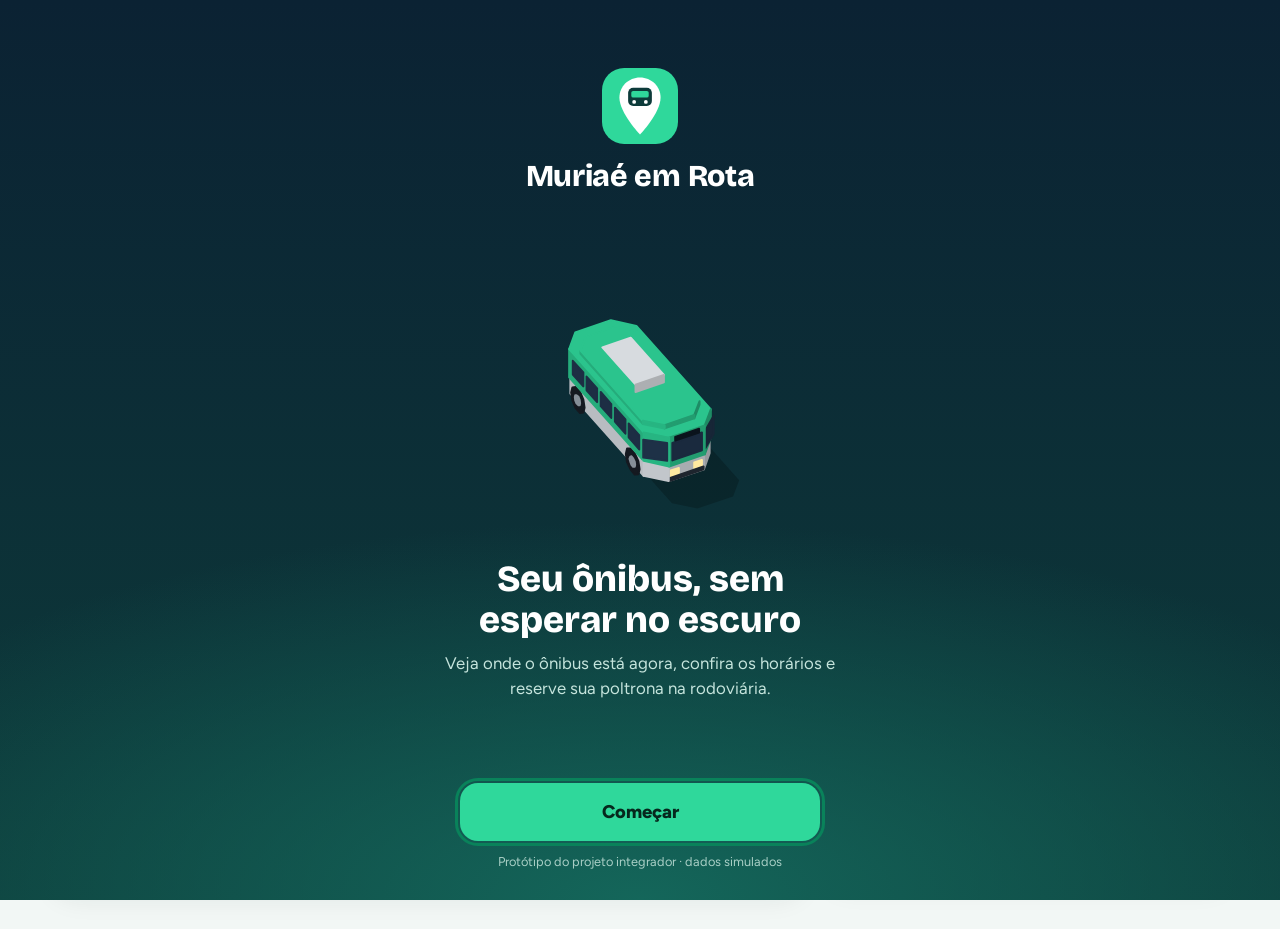
<file: index.html>
<!doctype html><html><head><meta charset=utf8><meta name=viewport content="width=device-width,initial-scale=1,viewport-fit=cover"><style>:root{color-scheme:light;box-sizing:border-box;padding-top:env(safe-area-inset-top,0px);padding-bottom:env(safe-area-inset-bottom,0px)}html{scroll-padding-top:env(safe-area-inset-top,0px)}body{margin:0;padding:0;font:14px -apple-system,BlinkMacSystemFont,sans-serif;background:#fff;color:#000}img{max-width:100%}[hidden]:not([hidden=until-found i]){display:none!important}</style></head><body>
<title>Muriaé em Rota</title>
<link rel="preconnect" href="https://fonts.googleapis.com">
<link rel="preconnect" href="https://fonts.gstatic.com" crossorigin>
<link href="https://fonts.googleapis.com/css2?family=Bricolage+Grotesque:opsz,wght@12..96,700;12..96,800&family=Figtree:wght@400;500;600;700&family=IBM+Plex+Mono:wght@500&display=swap" rel="stylesheet">
<style>
/* Identidade: verde-água sobre fundo claro, cartões arredondados, tela de abertura escura, mapa grande que segue o ônibus,
   ônibus em 3D que gira com o trajeto, painel inferior com veículo e motorista, calendário de viagens. */
:root {
  --bg: #F2F7F5;
  --surface: #FFFFFF;
  --sheet: #F4F8F6;
  --ink: #12262B;
  --muted: #5B6E72;
  --line: #E0E9E6;
  --brand: #0D3B3A;
  --on-brand: #FFFFFF;
  --accent: #2FD89B;
  --blue: #09825A;
  --on-blue: #FFFFFF;
  --map: #EEF2F1;
  --street: #FFFFFF;
  --edge: #DDE4E2;
  --park: #CFEAD6;
  --rio: #BFDDF2;
  --pin: #7E8F92;
  --label: #55696D;
  --green: #0B7A4B;
  --amber: #8A5A00;
  --red: #C0291E;
  --l1: #1E6FD9;
  --l2: #8B3DC7;
  --l3: #D6336C;
  --l4: #D4600B;
  --on-line: #FFFFFF;
  --shadow: 0 1px 2px rgba(10,40,40,.08), 0 10px 26px rgba(10,40,40,.08);
  --font-display: "Bricolage Grotesque", "Trebuchet MS", sans-serif;
  --font-body: "Figtree", system-ui, sans-serif;
  --font-mono: "IBM Plex Mono", ui-monospace, monospace;
}
@media (prefers-color-scheme: dark) {
  :root:not([data-theme="light"]) {
    --bg: #0B1618; --surface: #14262A; --sheet: #101E21; --ink: #EAF4F1; --muted: #9DB2B5; --line: #223539;
    --blue: #3DDC9A; --on-blue: #04281B; --map: #16262A; --street: #24383D; --edge: #101C1F; --park: #1B3A2C; --rio: #1D4560;
    --pin: #86A0A4; --label: #9DB5B8; --green: #5FD48C; --amber: #F2B94B; --red: #FF8A80; --brand: #0A2E2D;
    --l1: #5AA2FF; --l2: #C79BFF; --l3: #FF7AA8; --l4: #FF9A52; --on-line: #0B1020;
    --shadow: 0 1px 2px rgba(0,0,0,.5), 0 8px 22px rgba(0,0,0,.4);
    color-scheme: dark;
  }
}
:root[data-theme="dark"] {
  --bg: #0B1618; --surface: #14262A; --sheet: #101E21; --ink: #EAF4F1; --muted: #9DB2B5; --line: #223539;
  --blue: #3DDC9A; --on-blue: #04281B; --map: #16262A; --street: #24383D; --edge: #101C1F; --park: #1B3A2C; --rio: #1D4560;
  --pin: #86A0A4; --label: #9DB5B8; --green: #5FD48C; --amber: #F2B94B; --red: #FF8A80; --brand: #0A2E2D;
  --l1: #5AA2FF; --l2: #C79BFF; --l3: #FF7AA8; --l4: #FF9A52; --on-line: #0B1020;
  --shadow: 0 1px 2px rgba(0,0,0,.5), 0 8px 22px rgba(0,0,0,.4);
  color-scheme: dark;
}
* { box-sizing: border-box; }
html { font-size: 100%; }
html.big { font-size: 118%; }
html, body { margin: 0; }
body { background: var(--bg); color: var(--ink); font-family: var(--font-body); font-size: 1rem; line-height: 1.45; padding-bottom: 92px; }
.wrap { max-width: 640px; margin-inline: auto; padding-inline: 16px; }
h1, h2, h3 { font-family: var(--font-display); margin: 0; text-wrap: balance; line-height: 1.12; }
h2 { font-size: 1.3rem; font-weight: 800; }
h3 { font-size: 1.05rem; font-weight: 700; }
p { margin: 0; }
button, select, input { font: inherit; color: inherit; }
button { cursor: pointer; }
:focus-visible { outline: 3px solid var(--blue); outline-offset: 2px; }
.mono { font-family: var(--font-mono); font-variant-numeric: tabular-nums; }
.muted { color: var(--muted); }
.small { font-size: 0.86rem; }

/* abertura */
.splash { position: fixed; inset: 0; z-index: 20; display: flex; flex-direction: column; align-items: center; justify-content: space-between; text-align: center; padding: calc(env(safe-area-inset-top, 0px) + 32px) 24px calc(env(safe-area-inset-bottom, 0px) + 28px);
  background: radial-gradient(120% 70% at 50% 100%, #14665A 0%, rgba(20,102,90,0) 60%), linear-gradient(180deg, #0B2233 0%, #0D3B3A 100%); color: #fff; overflow-y: auto; }
.splash[hidden] { display: none; }
.splash .lg { display: flex; flex-direction: column; align-items: center; gap: 10px; margin-top: 4vh; }
.splash .lg svg { width: 76px; height: 76px; }
.splash .lg b { font-family: var(--font-display); font-size: 1.9rem; font-weight: 800; letter-spacing: -0.01em; }
.splash h2 { font-size: 2rem; max-width: 12em; margin-inline: auto; }
.splash p.s { color: #C5E4DC; max-width: 24em; margin: 10px auto 0; font-size: 1.05rem; }
.splash .art { width: min(78vw, 300px); height: auto; margin: 10px 0; }
.splash .go { width: 100%; max-width: 360px; min-height: 58px; border: 0; border-radius: 18px; background: var(--accent); color: #06281D; font-weight: 800; font-size: 1.15rem; }
.splash .fine { margin-top: 12px; font-size: 0.8rem; color: #A9CFC6; }

/* topo */
.top { background: var(--surface); border-bottom: 1px solid var(--line); padding-block: 10px; }
.brand { display: flex; align-items: center; gap: 10px; }
.brand svg { flex: none; width: 40px; height: 40px; }
.brand h1 { font-size: 1.25rem; font-weight: 800; letter-spacing: -0.01em; }
.brand .r { margin-left: auto; display: flex; align-items: center; gap: 8px; }
.demo { font-size: 0.66rem; font-weight: 800; letter-spacing: 0.06em; text-transform: uppercase; background: var(--brand); color: #5CF0B8; border-radius: 6px; padding: 4px 7px; white-space: nowrap; }
.bigbtn { min-width: 48px; min-height: 40px; border-radius: 12px; border: 1.5px solid var(--line); background: var(--surface); font-weight: 800; }
.bigbtn[aria-pressed="true"] { background: var(--blue); color: var(--on-blue); border-color: var(--blue); }
main { padding-top: 14px; }
.panel { display: flex; flex-direction: column; gap: 16px; min-width: 0; }

.toast { position: fixed; left: 16px; right: 16px; top: calc(env(safe-area-inset-top, 0px) + 12px); max-width: 420px; margin-inline: auto; background: var(--ink); color: var(--bg); border-radius: 14px; padding: 12px 16px; font-weight: 600; z-index: 30; box-shadow: var(--shadow); }

/* navegação inferior */
.nav { position: fixed; left: 0; right: 0; bottom: 0; background: var(--surface); border-top: 1px solid var(--line); padding-bottom: env(safe-area-inset-bottom, 0px); z-index: 5; }
.nav .in { max-width: 640px; margin-inline: auto; display: grid; grid-template-columns: repeat(3, 1fr); }
.tab { background: none; border: 0; display: flex; flex-direction: column; align-items: center; gap: 2px; padding: 8px 4px 10px; min-height: 62px; color: var(--muted); font-weight: 700; font-size: 0.8rem; position: relative; }
.tab svg { width: 25px; height: 25px; fill: none; stroke: currentColor; stroke-width: 1.8; stroke-linecap: round; stroke-linejoin: round; }
.tab[aria-selected="true"] { color: var(--blue); }
.tab[aria-selected="true"]::before { content: ""; position: absolute; top: 0; left: 28%; right: 28%; height: 3px; border-radius: 0 0 3px 3px; background: var(--blue); }

/* chips */
.chips { display: flex; flex-wrap: wrap; gap: 8px; }
.chip { display: inline-flex; align-items: center; gap: 8px; min-height: 44px; padding: 6px 16px; border: 0; border-radius: 999px; background: var(--surface); box-shadow: var(--shadow); font-weight: 700; }
.chip[aria-pressed="true"], .chip[aria-checked="true"] { background: var(--blue); color: var(--on-blue); }
.dot { width: 10px; height: 10px; border-radius: 50%; background: currentColor; flex: none; }
.badge { display: inline-flex; align-items: center; justify-content: center; min-width: 46px; padding: 3px 9px; border-radius: 10px; font-family: var(--font-mono); font-weight: 500; font-size: 1.05rem; background: var(--c, var(--ink)); color: var(--on-line); }

/* seletor de linha (grande) */
.lsel { display: flex; gap: 10px; overflow-x: auto; padding: 2px 2px 8px; margin-inline: -16px; padding-inline: 16px; scroll-snap-type: x proximity; scrollbar-width: none; }
.lsel::-webkit-scrollbar { display: none; }
.lchip { flex: none; scroll-snap-align: start; display: flex; align-items: center; gap: 10px; min-height: 60px; padding: 8px 16px 8px 10px; border: 2px solid transparent; border-radius: 18px; background: var(--surface); box-shadow: var(--shadow); text-align: left; }
.lchip .nm { display: flex; flex-direction: column; line-height: 1.15; }
.lchip .nm b { font-size: 0.98rem; }
.lchip .nm span { font-size: 0.74rem; color: var(--muted); font-weight: 600; max-width: 9.5em; }
.lchip[aria-pressed="true"] { border-color: var(--blue); background: color-mix(in srgb, var(--blue) 10%, var(--surface)); }
.lchip .badge { font-size: 1.15rem; min-width: 52px; padding: 6px 10px; }
.lchip.all .badge { background: var(--brand); color: #fff; font-family: var(--font-body); font-weight: 800; font-size: 0.95rem; }

/* mapa */
.mapwrap { position: relative; border-radius: 24px; overflow: hidden; background: var(--map); box-shadow: var(--shadow); height: clamp(430px, 64vh, 660px); }
.world { position: absolute; inset: 0; overflow: hidden; pointer-events: none; }
.world img { position: absolute; left: 0; top: 0; max-width: none; display: block; will-change: transform; }
.mapwrap svg.m { position: absolute; inset: 0; display: block; width: 100%; height: 100%; touch-action: none; cursor: grab; user-select: none; -webkit-user-select: none; }
.floatbar { position: absolute; top: 12px; left: 12px; right: 12px; display: flex; align-items: center; gap: 10px; background: var(--surface); border-radius: 999px; box-shadow: var(--shadow); padding: 6px 6px 6px 16px; min-height: 54px; }
.floatbar .gd { width: 12px; height: 12px; border-radius: 50%; background: var(--green); flex: none; }
.floatbar .tx { flex: 1; min-width: 0; font-weight: 800; font-size: 1.02rem; overflow: hidden; text-overflow: ellipsis; white-space: nowrap; }
.floatbar .alt { border: 0; background: none; color: var(--blue); font-weight: 800; min-height: 42px; padding: 0 16px; border-left: 1px solid var(--line); border-radius: 0 999px 999px 0; }
.zoom { position: absolute; right: 12px; bottom: 62px; display: flex; flex-direction: column; gap: 8px; }
.zbtn { width: 50px; height: 50px; border-radius: 50%; border: 0; background: var(--surface); box-shadow: var(--shadow); display: flex; align-items: center; justify-content: center; font-size: 1.7rem; font-weight: 600; line-height: 1; }
.zbtn svg { width: 24px; height: 24px; fill: none; stroke: currentColor; stroke-width: 2; stroke-linecap: round; stroke-linejoin: round; }
.zbtn[aria-pressed="true"] { background: var(--blue); color: var(--on-blue); }
.bus { cursor: pointer; }
.bus:focus-visible { outline: none; }
.bus:focus-visible .tag rect { stroke: var(--blue); stroke-width: 3.5; }
.inner { transform: scale(1.25); }
.bus.sel .inner { transform: scale(1.5); }
.ring { display: none; fill: none; stroke-width: 3; }
.bus.sel .ring { display: block; }
.maptext { font-family: var(--font-body); font-weight: 800; font-size: 12px; letter-spacing: 0.6px; fill: var(--label); paint-order: stroke; stroke: var(--map); stroke-width: 4px; stroke-linejoin: round; }
@media (prefers-reduced-motion: no-preference) {
  .inner { transition: transform 0.2s; }
  .ring { transform-box: fill-box; transform-origin: center; animation: pulse 1.8s ease-out infinite; }
  @keyframes pulse { 0% { transform: scale(0.7); opacity: 0.9; } 100% { transform: scale(1.5); opacity: 0; } }
}

/* painel inferior */
.sheet { position: relative; z-index: 1; margin-top: -48px; background: var(--sheet); border-radius: 28px; box-shadow: var(--shadow); padding: 10px 14px 16px; display: flex; flex-direction: column; gap: 12px; min-width: 0; }
.handle { width: 44px; height: 5px; border-radius: 3px; background: var(--line); margin: 0 auto; }
.sum { display: flex; justify-content: center; align-items: baseline; gap: 14px; font-family: var(--font-display); font-weight: 800; font-size: 1.5rem; }
.vcard { position: relative; background: var(--surface); border-radius: 20px; padding: 16px; display: grid; grid-template-columns: 1fr auto; gap: 4px 8px; align-items: center; }
.ctag { position: absolute; top: 10px; right: 10px; font-size: 0.75rem; font-weight: 700; color: var(--muted); background: var(--sheet); border-radius: 999px; padding: 3px 10px; }
.vt { font-family: var(--font-display); font-weight: 800; font-size: 2.1rem; line-height: 1.05; letter-spacing: -0.01em; }
.vs { color: var(--muted); font-weight: 600; overflow-wrap: anywhere; }
.vcard svg.art { margin-top: 14px; width: 150px; height: auto; }
.vl { min-width: 0; display: flex; flex-direction: column; gap: 4px; }
.vcard hr { grid-column: 1 / -1; border: 0; border-top: 1px solid var(--line); margin: 8px 0 4px; }
.drv { grid-column: 1 / -1; display: flex; align-items: center; gap: 12px; }
.av { width: 50px; height: 50px; border-radius: 50%; background: var(--brand); color: #fff; display: flex; align-items: center; justify-content: center; font-family: var(--font-display); font-weight: 800; font-size: 1.3rem; flex: none; }
.dn { flex: 1; min-width: 0; display: flex; flex-direction: column; }
.dn b { font-size: 1.08rem; }
.rbtn { width: 52px; height: 52px; border-radius: 50%; border: 0; background: var(--sheet); color: var(--ink); display: flex; align-items: center; justify-content: center; flex: none; }
.rbtn svg { width: 24px; height: 24px; fill: none; stroke: currentColor; stroke-width: 2; stroke-linecap: round; stroke-linejoin: round; }
.rbtn[aria-pressed="true"] { background: var(--blue); color: var(--on-blue); }
.nextrow { display: flex; justify-content: space-between; align-items: center; gap: 10px 14px; flex-wrap: wrap; padding-inline: 4px; }
.nextrow .lbl { display: block; font-size: 0.74rem; font-weight: 700; letter-spacing: 0.06em; text-transform: uppercase; color: var(--muted); }
.nextrow b { font-size: 1.25rem; }
.pillrow { display: flex; gap: 8px; flex-wrap: wrap; }
.pill-t { display: inline-flex; align-items: center; gap: 6px; font-size: 0.82rem; font-weight: 700; border-radius: 999px; padding: 5px 11px; background: color-mix(in srgb, var(--green) 14%, var(--surface)); color: var(--green); }
.pill-t.neutral { background: color-mix(in srgb, var(--ink) 8%, var(--surface)); color: var(--muted); }
.pill-t.warn { background: color-mix(in srgb, var(--amber) 16%, var(--surface)); color: var(--amber); }
.meter { display: inline-flex; gap: 3px; vertical-align: middle; }
.meter b { width: 10px; height: 10px; border-radius: 3px; background: var(--line); }
.meter b.on { background: currentColor; }

.rows { display: flex; flex-direction: column; background: var(--surface); border-radius: 20px; box-shadow: var(--shadow); overflow: hidden; }
.row { display: grid; grid-template-columns: auto 1fr auto; gap: 12px; align-items: center; padding: 12px 14px; min-height: 62px; border: 0; border-top: 1px solid var(--line); background: none; text-align: left; width: 100%; }
.row:first-child { border-top: 0; }
.row[aria-pressed="true"] { background: color-mix(in srgb, var(--blue) 10%, var(--surface)); }
.row .what { min-width: 0; display: flex; flex-direction: column; }
.row .what span:first-child { font-weight: 700; overflow-wrap: anywhere; }
.row .min { font-family: var(--font-display); font-weight: 800; font-size: 1.35rem; white-space: nowrap; }

.times { display: grid; grid-template-columns: repeat(auto-fill, minmax(80px, 1fr)); gap: 8px; }
.time { font-family: var(--font-mono); font-variant-numeric: tabular-nums; text-align: center; padding: 10px 4px; border: 0; border-radius: 12px; background: var(--surface); box-shadow: var(--shadow); min-height: 46px; }
.time.next { background: var(--blue); color: var(--on-blue); }
.time.past { color: var(--muted); text-decoration: line-through; }

.card { background: var(--surface); border-radius: 20px; box-shadow: var(--shadow); padding: 16px; display: flex; flex-direction: column; gap: 12px; min-width: 0; }
.btn { min-height: 54px; padding: 12px 20px; border-radius: 16px; border: 0; background: color-mix(in srgb, var(--blue) 14%, var(--surface)); color: var(--blue); font-weight: 800; }
.btn.primary { background: var(--blue); color: var(--on-blue); }
.btn:disabled { opacity: 0.45; cursor: not-allowed; }
.btn.danger { background: color-mix(in srgb, var(--red) 12%, var(--surface)); color: var(--red); }
.field { display: flex; flex-direction: column; gap: 6px; }
.field label, .field .lbl { font-weight: 700; font-size: 0.92rem; }
.input { min-height: 54px; padding: 10px 14px; border: 1.5px solid var(--line); border-radius: 14px; background: var(--bg); width: 100%; }
.err { color: var(--red); font-size: 0.88rem; min-height: 1.2em; font-weight: 600; }
.back { background: none; border: 0; padding: 8px 0; font-weight: 800; color: var(--blue); min-height: 44px; text-align: left; }

/* passagens */
.steps { display: grid; grid-template-columns: repeat(4, 1fr); gap: 6px; }
.step { display: flex; flex-direction: column; gap: 6px; font-size: 0.78rem; font-weight: 700; color: var(--muted); }
.step::before { content: ""; height: 5px; border-radius: 3px; background: color-mix(in srgb, var(--ink) 16%, var(--bg)); }
.step.done, .step.cur { color: var(--ink); }
.step.done::before, .step.cur::before { background: var(--blue); }
.dest { display: grid; grid-template-columns: 1fr auto; gap: 2px 12px; align-items: center; padding: 14px 16px; min-height: 68px; border: 0; border-top: 1px solid var(--line); background: none; width: 100%; text-align: left; }
.dest:first-child { border-top: 0; }
.dest b { font-family: var(--font-display); font-size: 1.25rem; font-weight: 800; }
.dest .sub { color: var(--muted); font-size: 0.85rem; font-weight: 600; }
.dest .dd { grid-row: 1 / span 2; grid-column: 2; text-align: right; font-size: 0.8rem; font-weight: 700; color: var(--blue); max-width: 8em; }
.dhead { display: flex; align-items: center; justify-content: space-between; gap: 12px; }
.dhead h2 { font-size: 1.5rem; }

/* calendário */
.cal { gap: 10px; }
.calhd { display: flex; align-items: center; justify-content: space-between; gap: 8px; }
.calhd h3 { text-transform: capitalize; font-size: 1.2rem; text-align: center; flex: 1; }
.cnav { width: 48px; height: 48px; border-radius: 50%; border: 0; background: var(--sheet); font-size: 1.4rem; font-weight: 700; }
.cnav:disabled { opacity: 0.3; cursor: not-allowed; }
.calgrid { display: grid; grid-template-columns: repeat(7, 1fr); gap: 4px; }
.wd { text-align: center; font-size: 0.75rem; font-weight: 800; color: var(--muted); padding: 4px 0; text-transform: uppercase; }
.cd { position: relative; min-height: 52px; border: 2px solid transparent; border-radius: 14px; background: none; font-family: var(--font-display); font-weight: 800; font-size: 1.15rem; display: flex; flex-direction: column; align-items: center; justify-content: center; gap: 3px; padding: 2px 0; }
.cd i { width: 8px; height: 8px; border-radius: 50%; background: transparent; }
.cd.ok { background: color-mix(in srgb, var(--green) 14%, var(--surface)); color: var(--ink); }
.cd.ok i { background: var(--green); }
.cd.few { background: color-mix(in srgb, var(--amber) 18%, var(--surface)); }
.cd.few i { background: var(--amber); }
.cd.full { background: color-mix(in srgb, var(--red) 12%, var(--surface)); color: var(--muted); }
.cd.full i { background: var(--red); }
.cd.none, .cd.past { color: color-mix(in srgb, var(--muted) 55%, var(--surface)); font-weight: 600; cursor: default; }
.cd.today { border-color: var(--ink); }
.cd[aria-pressed="true"] { background: var(--blue); color: var(--on-blue); }
.cd[aria-pressed="true"] i { background: var(--on-blue); }
.cd:disabled { cursor: not-allowed; }
.legend { display: flex; gap: 6px 14px; flex-wrap: wrap; justify-content: center; font-size: 0.8rem; color: var(--muted); font-weight: 700; }
.legend i { display: inline-block; width: 14px; height: 14px; border-radius: 5px; vertical-align: -2px; margin-right: 5px; background: color-mix(in srgb, var(--green) 30%, var(--surface)); }
.legend i.f { background: color-mix(in srgb, var(--amber) 40%, var(--surface)); }
.legend i.l { background: color-mix(in srgb, var(--red) 30%, var(--surface)); }
.legend i.n { background: var(--line); }
.legend i.t { background: color-mix(in srgb, var(--ink) 14%, var(--surface)); }
.legend i.s { background: var(--blue); }

.trip { display: grid; grid-template-columns: auto 1fr auto; gap: 14px; align-items: center; padding: 14px; min-height: 80px; border: 0; border-top: 1px solid var(--line); background: none; width: 100%; text-align: left; }
.trip:first-child { border-top: 0; }
.trip:disabled { opacity: 0.5; cursor: not-allowed; }
.trip .hr { font-family: var(--font-display); font-weight: 800; font-size: 1.7rem; line-height: 1; }
.trip .arr { font-size: 0.78rem; color: var(--muted); font-weight: 600; margin-top: 2px; }
.trip .tags { display: flex; gap: 6px; flex-wrap: wrap; margin-top: 4px; }
.tg { font-size: 0.74rem; font-weight: 700; border-radius: 6px; padding: 2px 7px; background: color-mix(in srgb, var(--ink) 8%, var(--surface)); color: var(--muted); }
.tg.blue { background: color-mix(in srgb, var(--blue) 14%, var(--surface)); color: var(--blue); }
.busbody { align-self: center; width: 100%; max-width: 300px; background: var(--surface); border-radius: 36px 36px 14px 14px; box-shadow: var(--shadow); padding: 16px 16px 18px; display: flex; flex-direction: column; gap: 12px; }
.cab { display: flex; justify-content: space-between; align-items: center; color: var(--muted); font-size: 0.75rem; font-weight: 700; letter-spacing: 0.06em; text-transform: uppercase; border-bottom: 2px solid var(--line); padding: 4px 6px 10px; }
.cab svg { width: 28px; height: 28px; fill: none; stroke: currentColor; stroke-width: 2; }
.seats { display: grid; grid-template-columns: repeat(2, 1fr) 20px repeat(2, 1fr); gap: 7px; }
.seat { min-height: 46px; border-radius: 10px 10px 13px 13px; border: 0; background: color-mix(in srgb, var(--blue) 12%, var(--surface)); color: var(--blue); font-family: var(--font-mono); font-weight: 500; }
.seat[aria-pressed="true"] { background: var(--blue); color: var(--on-blue); box-shadow: 0 0 0 3px color-mix(in srgb, var(--blue) 30%, transparent); }
.seat:disabled { background: color-mix(in srgb, var(--ink) 10%, var(--surface)); color: var(--muted); cursor: not-allowed; }
.seatleg i { background: color-mix(in srgb, var(--blue) 18%, var(--surface)); }
.ticket { background: var(--surface); border-radius: 20px; box-shadow: var(--shadow); overflow: hidden; }
.t-top { background: var(--brand); color: var(--on-brand); padding: 14px 18px; display: flex; justify-content: space-between; align-items: center; gap: 10px; }
.t-top strong { font-family: var(--font-display); font-size: 1.05rem; font-weight: 800; }
.stamp { font-size: 0.68rem; font-weight: 800; letter-spacing: 0.07em; text-transform: uppercase; background: var(--accent); color: #06281D; border-radius: 6px; padding: 3px 7px; white-space: nowrap; }
.t-body { padding: 18px; display: flex; flex-direction: column; gap: 14px; }
.t-route { font-family: var(--font-display); font-weight: 800; font-size: 1.7rem; line-height: 1.1; display: flex; flex-wrap: wrap; gap: 4px 10px; align-items: baseline; }
.t-route span.arrow { color: var(--blue); }
.t-cut { position: relative; border-top: 2px dashed var(--line); margin-inline: 18px; }
.t-cut::before, .t-cut::after { content: ""; position: absolute; top: -12px; width: 22px; height: 22px; border-radius: 50%; background: var(--bg); }
.t-cut::before { left: -29px; }
.t-cut::after { right: -29px; }
.t-grid { display: grid; grid-template-columns: repeat(auto-fit, minmax(110px, 1fr)); gap: 12px 16px; }
.t-grid dt { font-size: 0.72rem; font-weight: 700; letter-spacing: 0.06em; text-transform: uppercase; color: var(--muted); }
.t-grid dd { margin: 0; font-weight: 700; font-size: 1.05rem; }
.code { font-family: var(--font-mono); font-size: 1.7rem; font-weight: 500; letter-spacing: 0.08em; }
.bars { width: 100%; height: 40px; display: block; fill: var(--ink); }
.t-foot { padding: 14px 18px 18px; display: flex; flex-direction: column; gap: 10px; }
.mini { background: var(--surface); border-radius: 20px; box-shadow: var(--shadow); padding: 14px; display: flex; flex-direction: column; gap: 6px; min-width: 0; }
details { background: var(--surface); border-radius: 20px; box-shadow: var(--shadow); padding: 14px 16px; }
summary { font-weight: 700; cursor: pointer; min-height: 28px; }
details ul { margin: 10px 0 0; padding-left: 18px; display: flex; flex-direction: column; gap: 6px; }
@media (prefers-reduced-motion: no-preference) { .tab, .chip, .row, .trip, .seat, .rbtn, .cd, .lchip, .dest { transition: background-color 0.15s, color 0.15s, border-color 0.15s; } }
.nav .in { grid-template-columns: repeat(4, 1fr); }
.tab { font-size: 0.76rem; }
.pass { position: relative; border-radius: 26px; padding: 20px; color: #fff; background: radial-gradient(120% 90% at 100% 0%, rgba(47,216,155,.35) 0%, rgba(47,216,155,0) 55%), linear-gradient(135deg, #0B2233 0%, #0D4A43 100%); box-shadow: var(--shadow); display: flex; flex-direction: column; gap: 14px; overflow: hidden; }
.pass .r1 { display: flex; justify-content: space-between; align-items: center; }
.pass .l2 { font-size: 0.74rem; letter-spacing: 0.09em; text-transform: uppercase; color: #A9CFC6; font-weight: 800; }
.pass svg.nfc { width: 36px; height: 36px; fill: none; stroke: #5CF0B8; stroke-width: 2; stroke-linecap: round; }
.pass .nm { font-weight: 800; font-size: 1.25rem; overflow-wrap: anywhere; }
.pass .sub { color: #C5E4DC; font-weight: 600; font-size: 0.92rem; }
.pass .bal { font-family: var(--font-display); font-weight: 800; font-size: 2.7rem; line-height: 1; letter-spacing: -0.01em; }
.pass .st { display: inline-flex; align-items: center; gap: 6px; font-size: 0.82rem; font-weight: 800; border-radius: 999px; padding: 5px 12px; background: rgba(47,216,155,.18); color: #5CF0B8; width: fit-content; }
.pass .st.wait { background: rgba(242,185,75,.2); color: #F2B94B; }
.tipos { display: grid; gap: 8px; }
.tipo { display: flex; flex-direction: column; gap: 2px; text-align: left; min-height: 64px; padding: 12px 14px; border: 2px solid var(--line); border-radius: 16px; background: var(--surface); }
.tipo b { font-size: 1.05rem; }
.tipo[aria-checked="true"] { border-color: var(--blue); background: color-mix(in srgb, var(--blue) 10%, var(--surface)); }
.modal { position: fixed; inset: 0; z-index: 25; background: rgba(5,15,18,.6); display: flex; align-items: flex-end; justify-content: center; }
.modal[hidden], .nfcov[hidden] { display: none; }
.mbox { width: 100%; max-width: 560px; max-height: 92vh; overflow-y: auto; background: var(--bg); border-radius: 28px 28px 0 0; padding: 18px 16px calc(env(safe-area-inset-bottom, 0px) + 18px); display: flex; flex-direction: column; gap: 14px; }
.mhead { display: flex; justify-content: space-between; align-items: flex-start; gap: 10px; }
.amount { font-family: var(--font-display); font-weight: 800; font-size: 2.4rem; line-height: 1; }
.meth { display: grid; grid-template-columns: 1fr auto; gap: 2px 10px; align-items: center; min-height: 64px; padding: 12px 14px; border: 2px solid var(--line); border-radius: 16px; background: var(--surface); text-align: left; width: 100%; }
.meth b { font-size: 1.05rem; }
.meth[aria-checked="true"] { border-color: var(--blue); background: color-mix(in srgb, var(--blue) 10%, var(--surface)); }
.meth .tg { grid-column: 2; grid-row: 1 / span 2; }
.meth > .small { grid-column: 1; }
.qr { width: min(48vw, 170px); height: auto; background: #fff; padding: 10px; border-radius: 16px; align-self: center; display: block; }
.pixcode { font-family: var(--font-mono); font-size: 0.72rem; word-break: break-all; background: var(--surface); border-radius: 12px; padding: 10px 12px; color: var(--muted); }
.okmark { width: 84px; height: 84px; border-radius: 50%; background: var(--green); color: #fff; display: flex; align-items: center; justify-content: center; align-self: center; font-size: 2.6rem; font-weight: 800; }
.okmark.bad { background: var(--red); }
.center { text-align: center; align-items: center; }
.nfcov { position: fixed; inset: 0; z-index: 25; display: flex; flex-direction: column; align-items: center; justify-content: center; padding: calc(env(safe-area-inset-top, 0px) + 20px) 20px calc(env(safe-area-inset-bottom, 0px) + 20px); background: radial-gradient(120% 70% at 50% 100%, #14665A 0%, rgba(20,102,90,0) 60%), linear-gradient(180deg, #0B2233 0%, #0D3B3A 100%); color: #fff; overflow-y: auto; }
.nfcov .nx { position: absolute; top: calc(env(safe-area-inset-top, 0px) + 12px); right: 12px; background: rgba(255,255,255,.14); color: #fff; }
.nfcmid { width: 100%; max-width: 420px; display: flex; flex-direction: column; align-items: center; gap: 16px; text-align: center; }
.nfcmid .s { color: #C5E4DC; }
.rings { position: relative; width: 200px; height: 200px; display: flex; align-items: center; justify-content: center; }
.rings i { position: absolute; inset: 0; border-radius: 50%; border: 3px solid rgba(47,216,155,.5); }
.rings .core { position: relative; width: 96px; height: 96px; border-radius: 50%; background: var(--accent); display: flex; align-items: center; justify-content: center; }
.rings .core svg { width: 48px; height: 48px; fill: none; stroke: #06281D; stroke-width: 2.2; stroke-linecap: round; }
@media (prefers-reduced-motion: no-preference) {
  .rings i { animation: ringp 2.4s ease-out infinite; }
  .rings i:nth-child(2) { animation-delay: 0.8s; }
  .rings i:nth-child(3) { animation-delay: 1.6s; }
  @keyframes ringp { 0% { transform: scale(0.5); opacity: 1; } 100% { transform: scale(1.35); opacity: 0; } }
}
.nfcov .chips .chip { background: rgba(255,255,255,.12); color: #fff; box-shadow: none; }
.nfcov .chips .chip[aria-checked="true"] { background: var(--accent); color: #06281D; }
.nfcov .btn { width: 100%; background: rgba(255,255,255,.14); color: #fff; }
.nfcov .btn.primary { background: var(--accent); color: #06281D; }
.nfcov .qr { margin-top: 4px; }
.kv { width: 100%; background: rgba(255,255,255,.1); border-radius: 16px; padding: 12px 16px; display: flex; flex-direction: column; gap: 6px; text-align: left; }
.kv div { display: flex; justify-content: space-between; gap: 12px; }
.kv span:first-child { color: #A9CFC6; }
.btn, .chip, .lchip, .dest, .trip, .cd, .seat, .rbtn, .zbtn, .tipo, .meth, .time { position: relative; overflow: hidden; }
.rp { position: absolute; border-radius: 50%; background: currentColor; opacity: 0.18; pointer-events: none; transform: scale(0); }
#sndbtn svg { width: 22px; height: 22px; fill: none; stroke: currentColor; stroke-width: 2; stroke-linecap: round; stroke-linejoin: round; }
#sndbtn[aria-pressed="false"] .w { display: none; }
#sndbtn[aria-pressed="false"] svg { opacity: 0.55; }
.okmark svg { width: 46px; height: 46px; fill: none; stroke: #fff; stroke-width: 3; stroke-linecap: round; stroke-linejoin: round; }
.flow { fill: none; stroke: #fff; stroke-opacity: 0.95; stroke-width: 4; stroke-linecap: round; stroke-dasharray: 0.1 24; pointer-events: none; }
.btn.busy::after { content: ""; display: inline-block; width: 1em; height: 1em; margin-left: 10px; vertical-align: -0.15em; border: 2.5px solid currentColor; border-right-color: transparent; border-radius: 50%; }
.pass::after { content: ""; position: absolute; top: -20%; bottom: -20%; width: 40%; left: -60%; background: linear-gradient(100deg, rgba(255,255,255,0), rgba(255,255,255,.14), rgba(255,255,255,0)); transform: skewX(-18deg); pointer-events: none; }
@media (prefers-reduced-motion: no-preference) {
  main > .panel:not([hidden]), #p-rodo > .panel:not([hidden]), #p-carteira > .panel:not([hidden]) { animation: panelIn .42s cubic-bezier(.2,.8,.2,1) backwards; }
  @keyframes panelIn { from { opacity: 0; transform: translateY(14px); } to { opacity: 1; transform: none; } }
  .stg > * { animation: rise .5s cubic-bezier(.2,.8,.2,1) backwards; animation-delay: calc(var(--i, 0) * 45ms); }
  @keyframes rise { from { opacity: 0; transform: translateY(14px) scale(.98); } to { opacity: 1; transform: none; } }
  .rp { animation: ripple .65s ease-out forwards; }
  @keyframes ripple { to { transform: scale(1); opacity: 0; } }
  .btn:active, .chip:active, .lchip:active, .dest:active, .trip:active, .cd:active, .seat:active, .rbtn:active, .zbtn:active, .tipo:active, .meth:active, .time:active, .row:active { transform: scale(.97); }
  .btn, .chip, .lchip, .dest, .trip, .cd, .seat, .rbtn, .zbtn, .tipo, .meth, .time { transition: transform .15s, background-color .15s, color .15s, border-color .15s, box-shadow .15s; }
  .splash .lg { animation: rise .7s .05s cubic-bezier(.2,.8,.2,1) backwards; }
  .splash .art { animation: rise .8s .2s cubic-bezier(.2,.8,.2,1) backwards; }
  .splash h2 { animation: rise .7s .4s cubic-bezier(.2,.8,.2,1) backwards; }
  .splash p.s { animation: rise .7s .5s cubic-bezier(.2,.8,.2,1) backwards; }
  .splash .go { animation: rise .7s .65s cubic-bezier(.2,.8,.2,1) backwards, glow 2.2s 1.4s ease-in-out infinite; }
  @keyframes glow { 0%, 100% { box-shadow: 0 0 0 0 rgba(47,216,155,.5); } 50% { box-shadow: 0 0 0 14px rgba(47,216,155,0); } }
  .sheet.enter { animation: sheetIn .5s cubic-bezier(.2,.9,.25,1) backwards; }
  @keyframes sheetIn { from { opacity: 0; transform: translateY(36px); } to { opacity: 1; transform: none; } }
  .modal:not([hidden]) { animation: fadeIn .25s ease-out; }
  .modal:not([hidden]) .mbox { animation: sheetUp .42s cubic-bezier(.2,.9,.25,1); }
  @keyframes fadeIn { from { opacity: 0; } to { opacity: 1; } }
  @keyframes sheetUp { from { transform: translateY(100%); } to { transform: none; } }
  .nfcov:not([hidden]) { animation: fadeIn .3s ease-out; }
  .nfcmid > * { animation: rise .5s cubic-bezier(.2,.8,.2,1) backwards; }
  .nfcmid > *:nth-child(2) { animation-delay: .06s; } .nfcmid > *:nth-child(3) { animation-delay: .12s; } .nfcmid > *:nth-child(4) { animation-delay: .18s; } .nfcmid > *:nth-child(5) { animation-delay: .24s; }
  .toast:not([hidden]) { animation: toastIn .45s cubic-bezier(.2,1.2,.3,1); }
  @keyframes toastIn { from { opacity: 0; transform: translateY(-24px) scale(.96); } to { opacity: 1; transform: none; } }
  .okmark { animation: pop .6s cubic-bezier(.2,1.5,.3,1) backwards; }
  .okmark::after { content: ""; position: absolute; inset: 0; border-radius: 50%; border: 3px solid currentColor; animation: okring 1s .2s ease-out; opacity: 0; }
  .okmark { position: relative; }
  .okmark:not(.bad) { color: var(--green); }
  .okmark.bad { animation: pop .5s cubic-bezier(.2,1.5,.3,1) backwards, shake .5s .45s; color: var(--red); }
  .okmark svg path { stroke-dasharray: 30; stroke-dashoffset: 30; animation: draw .5s .3s ease-out forwards; }
  @keyframes pop { from { transform: scale(0); } to { transform: scale(1); } }
  @keyframes okring { 0% { transform: scale(1); opacity: .7; } 100% { transform: scale(1.7); opacity: 0; } }
  @keyframes draw { to { stroke-dashoffset: 0; } }
  @keyframes shake { 0%, 100% { transform: translateX(0); } 20% { transform: translateX(-8px); } 40% { transform: translateX(8px); } 60% { transform: translateX(-5px); } 80% { transform: translateX(5px); } }
  .err:not(:empty) { animation: shake .45s; }
  .seat[aria-pressed="true"], .cd[aria-pressed="true"], .time.next { animation: pop2 .35s cubic-bezier(.2,1.5,.3,1); }
  @keyframes pop2 { 0% { transform: scale(.82); } 100% { transform: scale(1); } }
  #r-ticket { animation: ticketIn .8s cubic-bezier(.2,.9,.25,1) backwards; transform-origin: top center; }
  @keyframes ticketIn { from { opacity: 0; transform: translateY(40px) rotateX(-18deg) scale(.96); } to { opacity: 1; transform: none; } }
  .bars { animation: barsIn .9s .5s ease-out backwards; transform-origin: left; }
  @keyframes barsIn { from { transform: scaleX(0); } to { transform: scaleX(1); } }
  .flow { animation: flowm 1.1s linear infinite; }
  @keyframes flowm { to { stroke-dashoffset: -24; } }
  .btn.busy::after { animation: spin .7s linear infinite; }
  @keyframes spin { to { transform: rotate(360deg); } }
  .pass::after { animation: sheen 5s 1s ease-in-out infinite; }
  @keyframes sheen { 0%, 60% { left: -60%; } 100% { left: 130%; } }
  .tab[aria-selected="true"] svg { animation: tabpop .45s cubic-bezier(.2,1.5,.3,1); }
  @keyframes tabpop { from { transform: translateY(6px) scale(.8); } to { transform: none; } }
  .gd { animation: blink 1.6s ease-in-out infinite; }
  @keyframes blink { 50% { opacity: .35; } }
}
.avbtn { width: 42px; height: 42px; border-radius: 50%; border: 0; background: var(--sheet); color: var(--muted); font-family: var(--font-display); font-weight: 800; font-size: 1.15rem; display: flex; align-items: center; justify-content: center; flex: none; padding: 0; }
.avbtn svg { width: 24px; height: 24px; fill: none; stroke: currentColor; stroke-width: 2; stroke-linecap: round; stroke-linejoin: round; }
.bt { min-width: 0; display: flex; flex-direction: column; line-height: 1.1; }
.proto { font-size: 0.7rem; font-weight: 700; color: var(--muted); letter-spacing: 0.02em; }
.brand h1 { font-size: 1.12rem; }
.brand .r { gap: 6px; }
.bigbtn { min-width: 42px; min-height: 42px; padding: 0 8px; }
.authov { position: fixed; inset: 0; z-index: 22; display: flex; flex-direction: column; background: radial-gradient(120% 60% at 50% 0%, #14665A 0%, rgba(20,102,90,0) 60%), linear-gradient(180deg, #0B2233 0%, #0D3B3A 100%); color: #fff; }
.authov[hidden] { display: none; }
.ahero { flex: 0 0 auto; display: flex; flex-direction: column; align-items: center; gap: 2px; padding: calc(env(safe-area-inset-top, 0px) + 18px) 20px 10px; }
.ahero svg.aart { width: 150px; height: auto; }
.ahero b { font-family: var(--font-display); font-size: 1.45rem; font-weight: 800; }
.ahero span { color: #C5E4DC; font-size: 0.9rem; font-weight: 600; }
.asheet { flex: 1; min-height: 0; overflow-y: auto; background: var(--bg); color: var(--ink); border-radius: 28px 28px 0 0; padding: 22px 18px calc(env(safe-area-inset-bottom, 0px) + 22px); }
.asheet .panel { max-width: 460px; margin-inline: auto; gap: 12px; }
.authov .ax { position: absolute; top: calc(env(safe-area-inset-top, 0px) + 12px); right: 12px; background: rgba(255,255,255,.14); color: #fff; z-index: 2; }
.pv { display: inline-flex; align-items: center; justify-content: center; min-width: 30px; height: 28px; border-radius: 8px; background: var(--ink); color: var(--bg); font-weight: 800; font-size: 0.78rem; margin-right: 10px; padding: 0 7px; }
.asheet .btn { display: flex; align-items: center; justify-content: center; }
.codein { font-family: var(--font-mono); font-size: 1.8rem; letter-spacing: 0.5em; text-align: center; }
.smshint { background: color-mix(in srgb, var(--amber) 14%, var(--surface)); color: var(--ink); border-radius: 14px; padding: 10px 14px; font-size: 0.88rem; font-weight: 600; }
.chk { display: flex; gap: 12px; align-items: flex-start; font-size: 0.92rem; }
.chk input { width: 26px; height: 26px; flex: none; accent-color: var(--blue); }
.pf { display: flex; align-items: center; gap: 14px; }
.avbig { width: 68px; height: 68px; border-radius: 50%; display: flex; align-items: center; justify-content: center; font-family: var(--font-display); font-weight: 800; font-size: 2rem; color: #fff; flex: none; }
.sws { display: flex; gap: 10px; flex-wrap: wrap; }
.swc { width: 38px; height: 38px; border-radius: 50%; border: 3px solid transparent; padding: 0; }
.swc[aria-checked="true"] { border-color: var(--ink); box-shadow: inset 0 0 0 2px var(--surface); }
.kvr { display: flex; justify-content: space-between; align-items: center; gap: 12px; padding: 9px 0; border-top: 1px solid var(--line); }
.kvr:first-of-type { border-top: 0; }
.kvr span:first-child { color: var(--muted); }
.kvr b { text-align: right; overflow-wrap: anywhere; }
.swrow { display: flex; justify-content: space-between; align-items: center; gap: 12px; width: 100%; text-align: left; min-height: 58px; border: 0; background: none; padding: 6px 0; border-top: 1px solid var(--line); }
.swt { width: 52px; height: 30px; border-radius: 999px; background: var(--line); position: relative; flex: none; transition: background-color .2s; }
.swt::after { content: ""; position: absolute; top: 3px; left: 3px; width: 24px; height: 24px; border-radius: 50%; background: #fff; box-shadow: 0 1px 3px rgba(0,0,0,.3); transition: transform .2s; }
.swrow[aria-checked="true"] .swt { background: var(--blue); }
.swrow[aria-checked="true"] .swt::after { transform: translateX(22px); }
pre.dump { font-family: var(--font-mono); font-size: 0.72rem; white-space: pre-wrap; word-break: break-all; background: var(--bg); border-radius: 12px; padding: 10px; max-height: 220px; overflow: auto; margin: 0; }
.stat { display: grid; grid-template-columns: repeat(3, 1fr); gap: 8px; text-align: center; }
.stat div { background: var(--bg); border-radius: 14px; padding: 10px 4px; }
.stat b { display: block; font-family: var(--font-display); font-size: 1.5rem; font-weight: 800; }
.stat span { font-size: 0.74rem; color: var(--muted); font-weight: 700; }
@media (prefers-reduced-motion: no-preference) {
  .authov:not([hidden]) { animation: fadeIn .3s ease-out; }
  .authov:not([hidden]) .asheet { animation: sheetUp .5s cubic-bezier(.2,.9,.25,1); }
  #au-body > * { animation: rise .5s cubic-bezier(.2,.8,.2,1) backwards; animation-delay: calc(var(--i, 0) * 50ms); }
}
/* ---------- Responsivo: celular, tablet e computador ---------- */
[hidden] { display: none !important; }
.mapwrap { height: clamp(430px, 64dvh, 660px); }
.hgrid, .hcol, .hmain, .wgrid, .wcol, .rgrid, .rcol { display: flex; flex-direction: column; gap: 16px; min-width: 0; }
.rcol, .hmain { gap: 12px; }
@media (hover: hover) {
  .btn:not(:disabled):hover { filter: brightness(0.97); }
  .btn.primary:not(:disabled):hover { filter: brightness(1.1); }
  .row:hover, .dest:hover, .trip:not(:disabled):hover { background: color-mix(in srgb, var(--blue) 7%, var(--surface)); }
  .chip:hover, .lchip:hover, .time:hover { box-shadow: 0 4px 14px rgba(10,40,40,.14); }
  .cd:not(:disabled):hover { border-color: var(--blue); }
  .seat:not(:disabled):hover { box-shadow: 0 0 0 3px color-mix(in srgb, var(--blue) 25%, transparent); }
  .zbtn:hover, .rbtn:hover, .avbtn:hover, .bigbtn:hover { filter: brightness(0.95); }
  .meth:hover, .tipo:hover { border-color: color-mix(in srgb, var(--blue) 50%, var(--line)); }
  .tab:hover { color: var(--ink); }
}
@media (max-height: 520px) and (orientation: landscape) {
  .mapwrap { height: 78dvh; min-height: 300px; }
  .lsel { flex-wrap: nowrap !important; overflow-x: auto !important; }
  .lsel > * { flex: 0 0 auto; }
  .sheet { margin-top: -30px; }
  .splash { justify-content: center; gap: 10px; padding-block: 12px; }
  .splash .art { width: 150px; margin: 0; }
  .splash h2 { font-size: 1.5rem; }
  .splash .lg { margin-top: 0; flex-direction: row; }
  .splash .lg svg { width: 44px; height: 44px; }
  .modal { align-items: center; }
  .mbox { border-radius: 24px; max-height: 94dvh; }
  .ahero { padding: 10px 20px 4px; }
  .ahero svg.aart { width: 90px; }
  .nfcmid { gap: 10px; }
  .rings { width: 120px; height: 120px; }
  .rings .core { width: 64px; height: 64px; }
  .nav .in .tab { min-height: 52px; }
}
@media (min-width: 720px) {
  .wrap { max-width: 920px; padding-inline: 24px; }
  main { padding-top: 20px; }
  body { padding-bottom: 104px; }
  .lsel { flex-wrap: wrap; overflow: visible; margin-inline: 0; padding-inline: 0; }
  .mapwrap { height: clamp(480px, 62dvh, 720px); }
  .modal { align-items: center; padding: 24px; }
  .mbox { border-radius: 28px; max-height: 88dvh; box-shadow: 0 30px 80px rgba(0,0,0,.35); }
  #r-destlist { display: grid; grid-template-columns: repeat(2, 1fr); background: transparent; box-shadow: none; gap: 12px; overflow: visible; }
  .dest { background: var(--surface); border-radius: 18px; box-shadow: var(--shadow); border-top: 0; }
  #r-minhas { display: grid; grid-template-columns: repeat(2, 1fr); }
  .times { grid-template-columns: repeat(auto-fill, minmax(96px, 1fr)); }
  #r-ok { align-items: center; }
  #r-ticket, #r-nova { width: 100%; max-width: 560px; }
  .steps { max-width: 560px; }
  .splash h2 { font-size: 2.3rem; }
  .splash .art { width: min(60vw, 340px); }
}
@media (prefers-reduced-motion: no-preference) {
  @media (min-width: 720px) {
    .modal:not([hidden]) .mbox { animation: dialogIn .38s cubic-bezier(.2,.9,.25,1); }
    @keyframes dialogIn { from { opacity: 0; transform: translateY(24px) scale(.96); } to { opacity: 1; transform: none; } }
  }
}
@media (min-width: 900px) {
  #r-poltrona:not([hidden]) { display: grid; grid-template-columns: 340px minmax(0, 1fr); gap: 16px 24px; align-items: start; }
  #r-poltrona > .back { grid-column: 1 / -1; }
  #r-poltrona > .mini { grid-column: 2; grid-row: 2; }
  #r-poltrona > .busbody { grid-column: 1; grid-row: 2 / span 2; justify-self: center; }
  #r-poltrona > #r-form { grid-column: 2; grid-row: 3; }
  .authov { flex-direction: row; }
  .ahero { flex: 1; justify-content: center; gap: 10px; padding: 40px; }
  .ahero svg.aart { width: min(44vh, 340px); }
  .ahero b { font-size: 2rem; }
  .asheet { flex: 0 0 min(540px, 46vw); border-radius: 0; display: flex; flex-direction: column; justify-content: center; padding: 40px; }
  .asheet .panel { width: 100%; }
  .authov .ax { background: var(--sheet); color: var(--ink); right: 16px; }
}
@media (min-width: 1000px) {
  .wrap { max-width: 1240px; padding-inline: 32px; }
  body { padding-bottom: 40px; }
  .top { position: sticky; top: 0; z-index: 6; min-height: 68px; display: flex; align-items: center; padding-block: 0; }
  .top .wrap { width: 100%; }
  .nav { top: 0; bottom: auto; height: 68px; background: transparent; border: 0; pointer-events: none; padding: 0; z-index: 7; }
  .nav .in { pointer-events: auto; max-width: 540px; height: 68px; }
  .tab { flex-direction: row; justify-content: center; gap: 8px; min-height: 68px; font-size: 0.95rem; padding: 0 8px; }
  .tab svg { width: 22px; height: 22px; }
  .tab[aria-selected="true"]::before { top: auto; bottom: 0; left: 16%; right: 16%; height: 3px; border-radius: 3px 3px 0 0; }
  #p-mapa { display: grid; grid-template-columns: minmax(0, 1fr) 400px; gap: 16px 24px; align-content: start; }
  #p-mapa > .lsel { grid-column: 1 / -1; }
  #p-mapa > .mapwrap { grid-column: 1; grid-row: 2 / span 4; position: sticky; top: 84px; align-self: start; height: calc(100dvh - 190px); min-height: 520px; max-height: 880px; }
  #p-mapa > #info { grid-column: 2; grid-row: 2; margin-top: 0; }
  #p-mapa > #h-onibus { grid-column: 2; grid-row: 3; }
  #p-mapa > #lista { grid-column: 2; grid-row: 4; }
  #p-mapa > #d-real { grid-column: 2; grid-row: 5; align-self: start; }
  .handle { display: none; }
  .zoom { bottom: 16px; }
  .hgrid { display: grid; grid-template-columns: 320px minmax(0, 1fr); gap: 24px; align-items: start; }
  .hcol { position: sticky; top: 90px; }
  .wgrid { display: grid; grid-template-columns: minmax(0, 480px) minmax(0, 1fr); gap: 24px; align-items: start; }
  #r-destlist { grid-template-columns: repeat(3, 1fr); }
  .rgrid { display: grid; grid-template-columns: 430px minmax(0, 1fr); gap: 24px; align-items: start; }
  #r-minhas { grid-template-columns: repeat(3, 1fr); }
  .toast { top: 84px; }
}
@media (min-width: 1400px) {
  html { font-size: 106.25%; }
  html.big { font-size: 125%; }
}
</style>

<div class="splash" id="splash" role="dialog" aria-modal="true" aria-labelledby="sp-t">
  <div class="lg">
    <svg viewBox="0 0 48 48" aria-hidden="true">
      <rect width="48" height="48" rx="14" fill="#2FD89B"/>
      <path d="M24 6c-7.2 0-13 5.6-13 12.6C11 28.4 24 42 24 42s13-13.6 13-23.4C37 11.6 31.2 6 24 6z" fill="#fff"/>
      <rect x="16.5" y="12.5" width="15" height="11.5" rx="3.2" fill="#0D3B3A"/>
      <rect x="18.5" y="14.5" width="11" height="4.2" rx="1.2" fill="#2FD89B"/>
      <circle cx="20.3" cy="21.4" r="1.2" fill="#fff"/><circle cx="27.7" cy="21.4" r="1.2" fill="#fff"/>
    </svg>
    <b>Muriaé em Rota</b>
  </div>
  <div>
    <svg class="art" id="sp-art" viewBox="-42 -34 84 62" aria-hidden="true"></svg>
    <h2 id="sp-t">Seu ônibus, sem esperar no escuro</h2>
    <p class="s">Veja onde o ônibus está agora, confira os horários e reserve sua poltrona na rodoviária.</p>
  </div>
  <div style="width:100%">
    <button class="go" id="sp-go" type="button">Começar</button>
    <p class="fine">Protótipo do projeto integrador · dados simulados</p>
  </div>
</div>

<header class="top" id="hd">
  <div class="wrap">
    <div class="brand">
      <svg viewBox="0 0 48 48" aria-hidden="true">
        <rect width="48" height="48" rx="14" fill="#09825A"/>
        <path d="M24 6c-7.2 0-13 5.6-13 12.6C11 28.4 24 42 24 42s13-13.6 13-23.4C37 11.6 31.2 6 24 6z" fill="#fff"/>
        <rect x="16.5" y="12.5" width="15" height="11.5" rx="3.2" fill="#0D3B3A"/>
        <rect x="18.5" y="14.5" width="11" height="4.2" rx="1.2" fill="#2FD89B"/>
        <circle cx="20.3" cy="21.4" r="1.2" fill="#fff"/><circle cx="27.7" cy="21.4" r="1.2" fill="#fff"/>
      </svg>
      <div class="bt"><h1>Muriaé em Rota</h1><span class="proto">Protótipo · dados simulados</span></div>
      <div class="r">
        <button class="bigbtn" id="bigtxt" type="button" aria-pressed="false" aria-label="Letras maiores">A+</button>
        <button class="bigbtn" id="sndbtn" type="button" aria-pressed="true" aria-label="Sons ligados"><svg viewBox="0 0 24 24" aria-hidden="true"><path d="M4 9v6h4l5 4V5L8 9z"/><path class="w" d="M16.5 9a4 4 0 0 1 0 6M19 6.5a8 8 0 0 1 0 11"/></svg></button>
        <button class="avbtn" id="avbtn" type="button" aria-label="Entrar ou criar conta"></button>
      </div>
    </div>
  </div>
</header>

<div class="toast" id="toast" role="status" aria-live="polite" hidden></div>

<main class="wrap" id="mn">
  <!-- MAPA -->
  <section class="panel" id="p-mapa" role="tabpanel" aria-labelledby="tab-mapa">
    <div class="lsel" id="lsel" role="group" aria-label="Escolher linha"></div>
    <div class="mapwrap">
      <div class="world" aria-hidden="true"><img id="worldimg" alt="" decoding="async"></div>
      <svg class="m" id="mapa" viewBox="0 0 400 500" role="img" aria-label="Mapa esquemático de Muriaé com a linha escolhida e os ônibus em movimento"></svg>
      <div class="floatbar"><span class="gd"></span><span class="tx" id="fb-text"></span><button class="alt" id="fb-alt" type="button">Alterar</button></div>
      <div class="zoom">
        <button class="zbtn" id="z-in" type="button" aria-label="Aproximar o mapa">+</button>
        <button class="zbtn" id="z-out" type="button" aria-label="Afastar o mapa">&minus;</button>
        <button class="zbtn" id="z-follow" type="button" aria-pressed="true" aria-label="Seguir o ônibus escolhido"><svg viewBox="0 0 24 24" aria-hidden="true"><circle cx="12" cy="12" r="4"/><path d="M12 2v4M12 18v4M2 12h4M18 12h4"/></svg></button>
      </div>
    </div>
    <div class="sheet" id="info" aria-live="polite"></div>
    <h2 id="h-onibus">Ônibus desta linha</h2>
    <div class="rows" id="lista"></div>
    <details id="d-real">
      <summary>O que falta para virar real</summary>
      <ul>
        <li>Posição real: rastreador GPS nos ônibus ou app no celular do motorista, autorizado pela Viação União e pelo Demuttran.</li>
        <li>Linhas, paradas e horários oficiais em planilha ou GTFS.</li>
        <li>Mapa com as ruas reais de Muriaé (OpenStreetMap). Aqui as ruas são desenhadas de forma esquemática.</li>
        <li>Rodoviária: acordo com cada empresa para consultar poltronas e confirmar reservas.</li>
        <li>O motorista, a nota e a distância mostrados aqui são exemplos.</li>
      </ul>
    </details>
  </section>

  <!-- HORÁRIOS -->
  <section class="panel" id="p-horarios" role="tabpanel" aria-labelledby="tab-horarios" hidden>
    <div class="hgrid"><div class="hcol">
    <div class="chips" id="h-linhas" role="group" aria-label="Escolher linha"></div>
    <div class="chips" id="h-dia" role="radiogroup" aria-label="Tipo de dia"></div>
    <div class="chips" id="h-sentido" role="radiogroup" aria-label="Sentido"></div>
    </div><div class="hmain">
    <h2 id="h-titulo"></h2>
    <p class="small muted">Toque em um horário para ver a que horas o ônibus passa em cada parada.</p>
    <div class="times" id="h-times"></div>
    <h3 id="h-paradas-titulo"></h3>
    <div class="rows" id="h-paradas"></div>
    </div></div>
  </section>

  <!-- PASSAGENS -->
  <section class="panel" id="p-rodo" role="tabpanel" aria-labelledby="tab-rodo" hidden>
    <div class="steps" id="r-steps" aria-label="Etapas da reserva"></div>

    <div id="r-dest" class="panel">
      <h2>Para onde você vai?</h2>
      <input class="input" id="r-q" type="search" placeholder="Buscar cidade" aria-label="Buscar cidade" autocomplete="off">
      <div class="rows" id="r-destlist"></div>
      <p class="small muted">Cidades, horários e dias de viagem são exemplos. As empresas não existem.</p>
    </div>

    <div id="r-cal" class="panel" hidden>
      <button class="back" id="r-voltar0" type="button">&larr; Outras cidades</button>
      <div class="dhead"><h2 id="r-dtitulo"></h2></div>
      <p class="muted" id="r-dsub"></p>
      <div class="rgrid">
      <div class="card cal">
        <div class="calhd">
          <button class="cnav" id="c-prev" type="button" aria-label="Mês anterior">&lsaquo;</button>
          <h3 id="c-mes" aria-live="polite"></h3>
          <button class="cnav" id="c-next" type="button" aria-label="Próximo mês">&rsaquo;</button>
        </div>
        <div class="calgrid" id="c-grid"></div>
        <div class="legend"><span><i></i>Tem viagem</span><span><i class="f"></i>Poucas vagas</span><span><i class="l"></i>Lotado</span><span><i class="n"></i>Sem viagem</span></div>
      </div>
      <div class="rcol"><h2 id="r-titulo"></h2>
      <div class="rows" id="r-viagens"></div></div></div>
    </div>

    <div id="r-poltrona" class="panel" hidden>
      <button class="back" id="r-voltar1" type="button">&larr; Outros horários</button>
      <div class="mini">
        <h2 id="r-resumo"></h2>
        <p class="small muted" id="r-resumo2"></p>
      </div>
      <div class="busbody">
        <div class="cab"><span>Frente</span><svg viewBox="0 0 28 28" aria-label="Volante"><circle cx="14" cy="14" r="10"/><circle cx="14" cy="14" r="3"/><path d="M14 17v7M11 13.5L5 12M17 13.5l6-1.5"/></svg></div>
        <div class="seats" id="r-seats"></div>
        <div class="legend seatleg"><span><i></i>Livre</span><span><i class="t"></i>Ocupada</span><span><i class="s"></i>Sua escolha</span></div>
      </div>
      <form class="card" id="r-form" novalidate>
        <div class="field">
          <label for="r-nome">Nome do passageiro</label>
          <input class="input" id="r-nome" type="text" autocomplete="name" maxlength="60">
        </div>
        <div class="field">
          <label for="r-cel">Celular com DDD</label>
          <input class="input" id="r-cel" type="tel" inputmode="numeric" autocomplete="tel-national" placeholder="32 99999-0000" maxlength="16">
        </div>
        <p class="err" id="r-erro" role="alert"></p>
        <button class="btn primary" type="submit" id="r-confirmar">Reservar poltrona</button>
      </form>
    </div>

    <div id="r-ok" class="panel" hidden>
      <div class="ticket" id="r-ticket"></div>
      <button class="btn" id="r-nova" type="button">Fazer outra reserva</button>
    </div>

    <div id="r-minhas-wrap" class="panel" hidden>
      <h2>Minhas reservas</h2>
      <div id="r-minhas" class="panel"></div>
    </div>
  </section>
  <!-- CARTEIRA -->
  <section class="panel" id="p-carteira" role="tabpanel" aria-labelledby="tab-carteira" hidden>
    <div id="w-gate" class="panel" hidden>
      <div class="card center" style="gap:14px;padding:24px 18px">
        <div class="okmark" style="background:var(--brand)" aria-hidden="true"><svg viewBox="0 0 24 24"><rect x="3" y="8" width="18" height="12" rx="2.5"/><path d="M4 7a2 2 0 0 1 2-2h11v4"/></svg></div>
        <h2>Entre para usar o Passe</h2>
        <p class="muted">Com uma conta você recarrega o passe, embarca com o celular e reserva passagens na rodoviária.</p>
        <button class="btn primary" id="w-gate-in" type="button" style="width:100%">Entrar ou criar conta</button>
      </div>
    </div>
    <div id="w-onb" class="panel">
      <h2>Crie seu Passe Muriaé</h2>
      <p class="muted">Pague o ônibus pelo celular e entre sem dinheiro e sem fila. Se você tem carteirinha de estudante, de idoso ou de funcionário, ela vale aqui.</p>
      <form class="card" id="w-form" novalidate>
        <div class="field"><label for="w-nome">Seu nome</label><input class="input" id="w-nome" type="text" autocomplete="name" maxlength="60"></div>
        <div class="field"><span class="lbl" id="w-tipo-l">Quem é você no ônibus?</span><div class="tipos" id="w-tipos" role="radiogroup" aria-labelledby="w-tipo-l"></div></div>
        <div class="field" id="w-f-inst" hidden><label for="w-inst" id="w-inst-l">Escola</label><input class="input" id="w-inst" type="text" maxlength="60"></div>
        <div class="field" id="w-f-cart" hidden><label for="w-cart">Número da carteirinha</label><input class="input" id="w-cart" type="text" inputmode="numeric" maxlength="20"><p class="small muted">Só os 4 últimos números ficam guardados neste aparelho.</p></div>
        <p class="err" id="w-erro" role="alert"></p>
        <button class="btn primary" type="submit">Criar meu passe</button>
      </form>
    </div>
    <div id="w-main" class="panel" hidden>
      <div class="wgrid"><div class="wcol">
      <div class="pass" id="w-pass"></div>
      <button class="btn primary" id="w-nfc" type="button" style="min-height:64px;font-size:1.15rem">Embarcar com NFC</button>
      </div><div class="wcol">
      <div class="card" id="w-rec">
        <h3>Recarregar o passe</h3>
        <div class="chips" id="w-valores" role="radiogroup" aria-label="Valor da recarga"></div>
        <button class="btn primary" id="w-recarga" type="button"></button>
        <button class="btn" id="w-vt" type="button" hidden></button>
      </div>
      <h3>Últimas viagens e pagamentos</h3>
      <div class="rows" id="w-hist"></div>
      <details>
        <summary>Como o NFC e o pagamento funcionariam de verdade</summary>
        <ul>
          <li>O navegador não consegue fazer o celular funcionar como cartão de ônibus. Isso exige um app Android nativo (emulação de cartão) ou a carteira do celular. No iPhone o acesso ao NFC é mais restrito.</li>
          <li>O ônibus precisa de um validador que leia o celular. Alternativa mais simples e barata: QR code que muda a cada poucos segundos, lido pelo validador ou pelo celular do motorista.</li>
          <li>A prefeitura ou a escola precisam confirmar a carteirinha, por lista de beneficiários ou integração. O app só guardaria o resultado.</li>
          <li>Pix e cartão exigem um banco ou provedor de pagamento. O saldo do passe é dinheiro de terceiros e precisa ser repassado à empresa de ônibus, com regras próprias.</li>
          <li>Neste protótipo tudo é simulado: ninguém é cobrado e nenhuma carteirinha é verificada de verdade.</li>
        </ul>
      </details>
      <button class="btn danger" id="w-sair" type="button">Apagar meu perfil deste aparelho</button>
      </div></div>
    </div>
  </section>
</main>

<div class="modal" id="pay" hidden role="dialog" aria-modal="true" aria-labelledby="pay-t">
  <div class="mbox">
    <div class="mhead"><div><h2 id="pay-t"></h2><p class="small muted" id="pay-s"></p></div><button class="rbtn" id="pay-x" type="button" aria-label="Fechar">&times;</button></div>
    <div class="amount" id="pay-v"></div>
    <div id="pay-body" class="panel"></div>
  </div>
</div>
<div class="nfcov" id="nfc" hidden role="dialog" aria-modal="true" aria-label="Embarque com NFC">
  <button class="rbtn nx" id="nfc-x" type="button" aria-label="Fechar">&times;</button>
  <div class="nfcmid" id="nfc-body"></div>
</div>

<div class="modal" id="prof" hidden role="dialog" aria-modal="true" aria-labelledby="prof-t">
  <div class="mbox">
    <div class="mhead"><h2 id="prof-t">Meu perfil</h2><button class="rbtn" id="prof-x" type="button" aria-label="Fechar">&times;</button></div>
    <div id="prof-body" class="panel"></div>
  </div>
</div>
<div class="authov" id="auth" hidden role="dialog" aria-modal="true" aria-labelledby="au-t">
  <button class="rbtn ax" id="au-x" type="button" aria-label="Fechar">&times;</button>
  <div class="ahero"><svg class="aart" id="au-art" viewBox="-42 -34 84 62" aria-hidden="true"></svg><b>Muriaé em Rota</b><span>Protótipo · dados simulados</span></div>
  <div class="asheet"><div id="au-body" class="panel"></div></div>
</div>
<nav class="nav" id="nv" aria-label="Seções do aplicativo">
  <div class="in" role="tablist">
    <button class="tab" role="tab" id="tab-mapa" aria-controls="p-mapa" aria-selected="true">
      <svg viewBox="0 0 24 24" aria-hidden="true"><path d="M12 21s-7-6.2-7-11.5A7 7 0 0 1 19 9.5C19 14.8 12 21 12 21z"/><circle cx="12" cy="9.5" r="2.5"/></svg>Mapa</button>
    <button class="tab" role="tab" id="tab-horarios" aria-controls="p-horarios" aria-selected="false" tabindex="-1">
      <svg viewBox="0 0 24 24" aria-hidden="true"><circle cx="12" cy="12" r="9"/><path d="M12 7v5l3.5 2"/></svg>Horários</button>
    <button class="tab" role="tab" id="tab-rodo" aria-controls="p-rodo" aria-selected="false" tabindex="-1">
      <svg viewBox="0 0 24 24" aria-hidden="true"><path d="M3 8a2 2 0 0 1 2-2h14a2 2 0 0 1 2 2v2a2 2 0 0 0 0 4v2a2 2 0 0 1-2 2H5a2 2 0 0 1-2-2v-2a2 2 0 0 0 0-4z"/><path d="M14 6v2.5M14 11v2M14 15.5V18"/></svg>Passagens</button>
    <button class="tab" role="tab" id="tab-carteira" aria-controls="p-carteira" aria-selected="false" tabindex="-1">
      <svg viewBox="0 0 24 24" aria-hidden="true"><path d="M4 7a2 2 0 0 1 2-2h11v4"/><rect x="3" y="8" width="18" height="12" rx="2.5"/><circle cx="16.5" cy="14" r="1.2"/></svg>Carteira</button>
  </div>
</nav>

<script>
(function () {
  "use strict";
  var $ = function (s, r) { return (r || document).querySelector(s); };
  var NS = "http://www.w3.org/2000/svg";
  function svg(tag, attrs, parent) {
    var e = document.createElementNS(NS, tag);
    for (var k in attrs) e.setAttribute(k, attrs[k]);
    if (parent) parent.appendChild(e);
    return e;
  }
  function h(tag, attrs, text) {
    var e = document.createElement(tag);
    if (attrs) for (var k in attrs) e.setAttribute(k, attrs[k]);
    if (text != null) e.textContent = text;
    return e;
  }
  function pad(n) { return (n < 10 ? "0" : "") + n; }
  function hhmm(min) { min = Math.round(min); return pad(Math.floor(min / 60) % 24) + ":" + pad(min % 60); }
  function toMin(s) { var p = s.split(":"); return +p[0] * 60 + +p[1]; }
  function hash(str) { var x = 2166136261; for (var i = 0; i < str.length; i++) { x ^= str.charCodeAt(i); x = Math.imul(x, 16777619); } return x >>> 0; }
  function rng(seed) { var s = seed || 1; return function () { s ^= s << 13; s >>>= 0; s ^= s >>> 17; s ^= s << 5; s >>>= 0; return s / 4294967296; }; }
  function store(key, val) {
    try { if (val === undefined) { var v = localStorage.getItem(key); return v ? JSON.parse(v) : null; } localStorage.setItem(key, JSON.stringify(val)); } catch (e) { return null; }
    return null;
  }
  var toastT = null;
  function toast(msg) { var t = $("#toast"); t.textContent = msg; t.hidden = false; clearTimeout(toastT); toastT = setTimeout(function () { t.hidden = true; }, 4000); }

  /* ---------- Sons (sintetizados no aparelho) e efeitos ---------- */
  var AC = null, soundOn = store("mre-som") !== false;
  function ac() {
    if (!AC) { try { AC = new (window.AudioContext || window.webkitAudioContext)(); } catch (e) { AC = null; } }
    if (AC && AC.state === "suspended") { try { AC.resume(); } catch (e) {} }
    return AC;
  }
  function tone(f, t0, dur, type, vol, to) {
    if (!soundOn) return; var a = ac(); if (!a) return;
    var t = a.currentTime + t0, o = a.createOscillator(), g = a.createGain();
    o.type = type || "sine"; o.frequency.setValueAtTime(f, t); if (to) o.frequency.exponentialRampToValueAtTime(to, t + dur);
    g.gain.setValueAtTime(0.0001, t); g.gain.exponentialRampToValueAtTime(vol || 0.12, t + 0.012); g.gain.exponentialRampToValueAtTime(0.0001, t + dur);
    o.connect(g); g.connect(a.destination); o.start(t); o.stop(t + dur + 0.03);
  }
  var SND = {
    tap: function () { tone(660, 0, 0.05, "triangle", 0.06); },
    pop: function () { tone(880, 0, 0.06, "sine", 0.08, 1300); },
    select: function () { tone(520, 0, 0.07, "sine", 0.09); tone(780, 0.05, 0.1, "sine", 0.09); },
    tab: function () { tone(420, 0, 0.07, "sine", 0.07, 560); },
    start: function () { [392, 523, 659, 784].forEach(function (f, i) { tone(f, i * 0.07, 0.25, "sine", 0.09); }); },
    ok: function () { [523, 659, 784, 1047].forEach(function (f, i) { tone(f, i * 0.09, 0.26, "sine", 0.12); }); },
    coin: function () { tone(988, 0, 0.08, "square", 0.05); tone(1319, 0.08, 0.28, "square", 0.05); },
    bip: function () { tone(1760, 0, 0.09, "square", 0.06); tone(2349, 0.11, 0.16, "square", 0.06); },
    err: function () { tone(240, 0, 0.18, "sawtooth", 0.07, 170); tone(200, 0.2, 0.24, "sawtooth", 0.07, 140); },
    bell: function () { tone(988, 0, 0.4, "sine", 0.12); tone(1319, 0.14, 0.55, "sine", 0.1); }
  };
  var sndBtn = $("#sndbtn");
  function setSnd(on) { soundOn = on; sndBtn.setAttribute("aria-pressed", on ? "true" : "false"); sndBtn.setAttribute("aria-label", on ? "Sons ligados" : "Sons desligados"); store("mre-som", on); }
  sndBtn.addEventListener("click", function () { setSnd(!soundOn); if (soundOn) SND.pop(); });
  setSnd(soundOn);
  document.addEventListener("click", function (e) { ac(); var b = e.target.closest && e.target.closest("button"); if (b && b !== sndBtn && !b.disabled) SND.tap(); }, true);
  function vib(ms) { try { if (navigator.vibrate) navigator.vibrate(ms); } catch (e) {} }

  /* ondinha ao tocar */
  document.addEventListener("pointerdown", function (e) {
    if (window.matchMedia && window.matchMedia("(prefers-reduced-motion: reduce)").matches) return;
    var t = e.target.closest && e.target.closest(".btn,.chip,.lchip,.dest,.trip,.cd,.seat,.rbtn,.zbtn,.tipo,.meth,.time");
    if (!t || t.disabled) return;
    var r = t.getBoundingClientRect(), d = Math.max(r.width, r.height) * 2, s = document.createElement("span");
    s.className = "rp"; s.style.width = s.style.height = d + "px"; s.style.left = (e.clientX - r.left - d / 2) + "px"; s.style.top = (e.clientY - r.top - d / 2) + "px";
    t.appendChild(s); setTimeout(function () { if (s.parentNode) s.parentNode.removeChild(s); }, 700);
  });

  /* entrada escalonada das listas */
  ["#r-destlist", "#r-viagens", "#w-hist", "#c-grid", "#lista", "#h-paradas", "#h-times", "#lsel", "#r-minhas", "#w-valores"].forEach(function (sel0) {
    var box = $(sel0); if (!box) return; box.classList.add("stg");
    function num() { for (var i = 0; i < box.children.length; i++) box.children[i].style.setProperty("--i", Math.min(i, 14)); }
    num(); new MutationObserver(num).observe(box, { childList: true });
  });
  ["#r-erro", "#w-erro"].forEach(function (id) {
    var el = $(id); new MutationObserver(function () { if (el.textContent) { SND.err(); vib(60); } }).observe(el, { childList: true, characterData: true, subtree: true });
  });

  /* confete */
  var fxc = document.createElement("canvas"), fxp = [], fxRun = false;
  fxc.setAttribute("aria-hidden", "true"); fxc.style.cssText = "position:fixed;inset:0;width:100%;height:100%;pointer-events:none;z-index:40";
  document.body.appendChild(fxc);
  function burst(px, py) {
    if (window.matchMedia && window.matchMedia("(prefers-reduced-motion: reduce)").matches) return;
    var dpr = Math.min(2, window.devicePixelRatio || 1);
    fxc.width = innerWidth * dpr; fxc.height = innerHeight * dpr;
    var cols = ["#2FD89B", "#09825A", "#FFE27A", "#FFFFFF", "#5AA2FF", "#FF7AA8"];
    for (var i = 0; i < 80; i++) {
      var a = -Math.PI / 2 + (Math.random() - 0.5) * 2.4, v = 6 + Math.random() * 9;
      fxp.push({ x: innerWidth * px * dpr, y: innerHeight * py * dpr, vx: Math.cos(a) * v * dpr, vy: Math.sin(a) * v * dpr, w: (5 + Math.random() * 6) * dpr, hh: (3 + Math.random() * 4) * dpr, c: cols[i % cols.length], r: Math.random() * 6, vr: (Math.random() - 0.5) * 0.4, life: 0 });
    }
    if (!fxRun) { fxRun = true; requestAnimationFrame(fxLoop); }
  }
  function fxLoop() {
    var ctx = fxc.getContext("2d"); ctx.clearRect(0, 0, fxc.width, fxc.height);
    fxp = fxp.filter(function (p) { return p.life < 110 && p.y < fxc.height + 40; });
    fxp.forEach(function (p) {
      p.life++; p.vy += 0.38 * (fxc.width / innerWidth); p.vx *= 0.99; p.x += p.vx; p.y += p.vy; p.r += p.vr;
      ctx.save(); ctx.translate(p.x, p.y); ctx.rotate(p.r); ctx.globalAlpha = Math.max(0, 1 - p.life / 110); ctx.fillStyle = p.c; ctx.fillRect(-p.w / 2, -p.hh / 2, p.w, p.hh); ctx.restore();
    });
    if (fxp.length) requestAnimationFrame(fxLoop); else { fxRun = false; ctx.clearRect(0, 0, fxc.width, fxc.height); }
  }
  function okMark(bad) {
    var d = h("div", { class: bad ? "okmark bad" : "okmark", "aria-hidden": "true" });
    d.innerHTML = bad ? '<svg viewBox="0 0 24 24"><path d="M12 6v8M12 18v.4"/></svg>' : '<svg viewBox="0 0 24 24"><path d="M5 13l4 4L19 7"/></svg>';
    return d;
  }
  var lastBal = null;
  function countTo(el, from, to) {
    if (window.matchMedia && window.matchMedia("(prefers-reduced-motion: reduce)").matches) return;
    var t0 = performance.now(), D = 800;
    (function step(t) { var k = Math.min(1, (t - t0) / D), e = 1 - Math.pow(1 - k, 3); el.textContent = brl(Math.round(from + (to - from) * e)); if (k < 1) requestAnimationFrame(step); })(t0);
  }

  /* ---------- Letras maiores ---------- */
  var bigBtn = $("#bigtxt");
  function setBig(on) { document.documentElement.classList.toggle("big", on); bigBtn.setAttribute("aria-pressed", on ? "true" : "false"); store("mre-big", on); }
  bigBtn.addEventListener("click", function () { setBig(!document.documentElement.classList.contains("big")); });
  if (store("mre-big")) setBig(true);

  /* ---------- Linhas urbanas de exemplo (coordenadas do mapa 800 x 940) ---------- */
  var PERIOD = 22, SPEED = 40, KM = 0.015, W = 800, H = 940;
  var LINES = [
    { id: "101", name: "Aeroporto – Barra", color: "--l1", stops: [["Aeroporto", 110, 160], ["", 150, 250], ["Vila Conceição", 180, 340], ["", 270, 410], ["Centro", 390, 456], ["", 440, 520], ["Porto", 480, 570], ["", 560, 610], ["Barra", 610, 670]] },
    { id: "102", name: "Santa Terezinha – São José", color: "--l2", stops: [["Santa Terezinha", 600, 260], ["", 540, 330], ["Rodoviária", 460, 380], ["Centro", 390, 456], ["", 300, 520], ["São José", 240, 600]] },
    { id: "103", name: "São Joaquim – Centro", color: "--l3", stops: [["São Joaquim", 300, 790], ["", 260, 700], ["São José", 240, 600], ["Gaspar", 300, 510], ["", 340, 480], ["Centro", 390, 456]] },
    { id: "104", name: "Vermelho – Santa Terezinha", color: "--l4", stops: [["Vermelho", 680, 840], ["", 650, 760], ["Barra", 610, 670], ["", 690, 570], ["", 700, 470], ["", 660, 360], ["Santa Terezinha", 600, 260]] }
  ];
  function smooth(pts) {
    var out = [], N = pts.length, i, st;
    for (i = 0; i < N - 1; i++) {
      var p0 = pts[Math.max(0, i - 1)], p1 = pts[i], p2 = pts[i + 1], p3 = pts[Math.min(N - 1, i + 2)];
      out.push({ n: p1.n, x: p1.x, y: p1.y });
      var steps = Math.max(4, Math.round(Math.hypot(p2.x - p1.x, p2.y - p1.y) / 12));
      for (st = 1; st < steps; st++) {
        var t = st / steps, t2 = t * t, t3 = t2 * t;
        out.push({ n: "",
          x: 0.5 * (2 * p1.x + (-p0.x + p2.x) * t + (2 * p0.x - 5 * p1.x + 4 * p2.x - p3.x) * t2 + (-p0.x + 3 * p1.x - 3 * p2.x + p3.x) * t3),
          y: 0.5 * (2 * p1.y + (-p0.y + p2.y) * t + (2 * p0.y - 5 * p1.y + 4 * p2.y - p3.y) * t2 + (-p0.y + 3 * p1.y - 3 * p2.y + p3.y) * t3) });
      }
    }
    out.push({ n: pts[N - 1].n, x: pts[N - 1].x, y: pts[N - 1].y });
    return out;
  }
  LINES.forEach(function (ln) {
    ln.pts = smooth(ln.stops.map(function (s) { return { n: s[0], x: s[1], y: s[2] }; }));
    ln.cum = [0];
    for (var i = 1; i < ln.pts.length; i++) ln.cum[i] = ln.cum[i - 1] + Math.hypot(ln.pts[i].x - ln.pts[i - 1].x, ln.pts[i].y - ln.pts[i - 1].y);
    ln.L = ln.cum[ln.cum.length - 1];
    ln.named = ln.pts.map(function (p, i) { return p.n ? i : -1; }).filter(function (i) { return i >= 0; });
    ln.first = ln.pts[0].n; ln.last = ln.pts[ln.pts.length - 1].n;
  });
  function pointAt(ln, d) {
    for (var i = 0; i < ln.cum.length - 1; i++) {
      if (d <= ln.cum[i + 1] || i === ln.cum.length - 2) {
        var t = (d - ln.cum[i]) / (ln.cum[i + 1] - ln.cum[i]); t = Math.max(0, Math.min(1, t));
        return { x: ln.pts[i].x + (ln.pts[i + 1].x - ln.pts[i].x) * t, y: ln.pts[i].y + (ln.pts[i + 1].y - ln.pts[i].y) * t };
      }
    }
  }
  var OCC = ["Baixa", "Média", "Alta"];
  var BUSES = [];
  LINES.forEach(function (ln, li) {
    [0, 0.5].forEach(function (off, k) {
      var n = 3000 + li * 11 + k * 5 + 7;
      BUSES.push({ key: ln.id + "-" + k, line: ln, off: off + li * 0.13, veh: n, acc: (n % 2 === 0), occ: (n + k) % 3, ang: 0, shown: 999 });
    });
  });
  function updateBuses(simMin) {
    BUSES.forEach(function (b) {
      var ln = b.line, ph = (simMin / PERIOD + b.off) % 2;
      var u = ph < 1 ? ph : 2 - ph; b.dir = ph < 1 ? 1 : -1;
      var d = u * ln.L, p = pointAt(ln, d); b.x = p.x; b.y = p.y;
      var p2 = pointAt(ln, Math.max(0, Math.min(ln.L, d + b.dir * 14)));
      if (Math.abs(p2.x - p.x) + Math.abs(p2.y - p.y) > 0.01) b.ang = Math.atan2(p2.y - p.y, p2.x - p.x) * 180 / Math.PI;
      var idx = -1, i;
      if (b.dir > 0) { for (i = 0; i < ln.named.length; i++) if (ln.cum[ln.named[i]] > d + 0.5) { idx = ln.named[i]; break; } if (idx < 0) idx = ln.named[ln.named.length - 1]; }
      else { for (i = ln.named.length - 1; i >= 0; i--) if (ln.cum[ln.named[i]] < d - 0.5) { idx = ln.named[i]; break; } if (idx < 0) idx = ln.named[0]; }
      b.next = ln.pts[idx].n;
      var rem = Math.abs(ln.cum[idx] - d);
      b.eta = Math.max(1, Math.round(rem / ln.L * PERIOD));
      b.km = rem * KM;
      b.toward = b.dir > 0 ? ln.last : ln.first;
    });
  }
  function kmFmt(v) { return v.toFixed(1).replace(".", ","); }

  /* ---------- Ônibus 2,5D: modelo 3D simples, girado e projetado a cada quadro ---------- */
  var VK = { y: 0.62, z: 0.78 };
  var FOOT = [[24, -5], [24, 5], [19, 9.5], [-19, 9.5], [-24, 5], [-24, -5], [-19, -9.5], [19, -9.5]];
  var L1 = [-0.55, 0.45, 0.70], L2 = [0.3, 0.6, 0.74];
  var KC = { stripe: [232, 237, 243], glass: [36, 58, 85], wheel: [26, 32, 40], hub: [169, 180, 192], light: [255, 233, 160], tail: [229, 72, 77], ac: [237, 241, 245], sign: [15, 27, 40], bumper: [42, 51, 64] };
  var ALL3D = [];
  function hex2rgb(s) {
    s = s.replace("#", "").trim(); if (s.length === 3) s = s.replace(/./g, function (c) { return c + c; });
    return [parseInt(s.substr(0, 2), 16), parseInt(s.substr(2, 2), 16), parseInt(s.substr(4, 2), 16)];
  }
  function mkFace(pts, nrm, kind, bias) {
    var cx = 0, cy = 0, cz = 0; pts.forEach(function (p) { cx += p[0]; cy += p[1]; cz += p[2]; });
    return { pts: pts, n: nrm, kind: kind, bias: bias || 0, c: [cx / pts.length, cy / pts.length, cz / pts.length], decals: [] };
  }
  function prism(foot, z0, z1, kind, withTop, sc, bias) {
    var out = [], n = foot.length, f2 = foot.map(function (p) { return [p[0] * sc, p[1] * sc]; }), mx = 0, my = 0, i;
    f2.forEach(function (p) { mx += p[0] / n; my += p[1] / n; });
    for (i = 0; i < n; i++) {
      var a = f2[i], b = f2[(i + 1) % n], dx = b[0] - a[0], dy = b[1] - a[1], len = Math.hypot(dx, dy), nx = dy / len, ny = -dx / len;
      if (nx * ((a[0] + b[0]) / 2 - mx) + ny * ((a[1] + b[1]) / 2 - my) < 0) { nx = -nx; ny = -ny; }
      out.push(mkFace([[a[0], a[1], z0], [b[0], b[1], z0], [b[0], b[1], z1], [a[0], a[1], z1]], [nx, ny, 0], kind, bias));
    }
    if (withTop) out.push(mkFace(f2.map(function (p) { return [p[0], p[1], z1]; }), [0, 0, 1], kind, (bias || 0) + 3));
    return out;
  }
  function quadX(x, y0, y1, z0, z1) { return [[x, y0, z0], [x, y1, z0], [x, y1, z1], [x, y0, z1]]; }
  function quadY(y, x0, x1, z0, z1) { return [[x0, y, z0], [x1, y, z0], [x1, y, z1], [x0, y, z1]]; }
  function disc(x, y, z, r) { var o = []; for (var i = 0; i < 10; i++) { var a = i / 10 * Math.PI * 2; o.push([x + r * Math.cos(a), y, z + r * Math.sin(a)]); } return o; }
  function buildModel() {
    var low = prism(FOOT, 2, 7, "stripe", false, 0.985, 0);
    var up = prism(FOOT, 7, 16, "body", true, 1, 0.5);
    var roof = prism(FOOT, 16, 17, "body", true, 0.84, 1.2);
    var ac = prism([[-12, -4], [-12, 4], [5, 4], [5, -4]], 17, 19.2, "ac", true, 1, 4);
    var i, s, sd;
    // lados: 2 = direita (+y), 6 = esquerda (-y)
    [[2, 1], [6, -1]].forEach(function (pr) {
      var side = pr[1];
      for (i = 0; i < 5; i++) up[pr[0]].decals.push({ pts: quadY(side * 9.6, -17 + i * 7.15, -17 + i * 7.15 + 5.4, 9.3, 13.7), kind: "glass" });
      [14, -14].forEach(function (wx) {
        low[pr[0]].decals.push({ pts: disc(wx, side * 9.8, 3.4, 3.5), kind: "wheel" });
        low[pr[0]].decals.push({ pts: disc(wx, side * 9.9, 3.4, 1.4), kind: "hub" });
      });
    });
    up[0].decals.push({ pts: quadX(24.1, -4.2, 4.2, 8.6, 14.2), kind: "glass" });
    up[0].decals.push({ pts: quadX(24.1, -3.4, 3.4, 14.6, 15.7), kind: "sign" });
    up[1].decals.push({ pts: [[19.6, 9.9, 8.6], [23.6, 5.4, 8.6], [23.6, 5.4, 14.2], [19.6, 9.9, 14.2]], kind: "glass" });
    up[7].decals.push({ pts: [[19.6, -9.9, 8.6], [23.6, -5.4, 8.6], [23.6, -5.4, 14.2], [19.6, -9.9, 14.2]], kind: "glass" });
    up[4].decals.push({ pts: quadX(-24.1, -3.8, 3.8, 9.2, 13.4), kind: "glass" });
    low[0].decals.push({ pts: quadX(23.7, -4.4, -2.2, 3.4, 5.2), kind: "light", flat: true });
    low[0].decals.push({ pts: quadX(23.7, 2.2, 4.4, 3.4, 5.2), kind: "light", flat: true });
    low[0].decals.push({ pts: quadX(23.7, -4.8, 4.8, 2.1, 3.0), kind: "bumper" });
    low[4].decals.push({ pts: quadX(-23.7, -4.4, -2.2, 3.4, 5.2), kind: "tail", flat: true });
    low[4].decals.push({ pts: quadX(-23.7, 2.2, 4.4, 3.4, 5.2), kind: "tail", flat: true });
    return low.concat(up, roof, ac);
  }
  var MODEL = buildModel();
  function Bus3D(parent, colorVar) {
    var g = svg("g", {}, parent), pool = [], used = 0, body = [30, 100, 200];
    var shadow = svg("polygon", { fill: "#000", "fill-opacity": 0.22 }, g);
    function colors() { body = hex2rgb(getComputedStyle(document.documentElement).getPropertyValue(colorVar)); }
    colors(); ALL3D.push(colors);
    function el(i) { if (!pool[i]) pool[i] = svg("polygon", { "stroke-linejoin": "round", "stroke-width": 0.5 }, g); return pool[i]; }
    function set(ang) {
      var a = ang * Math.PI / 180, c = Math.cos(a), s = Math.sin(a), items = [], i, f;
      for (i = 0; i < MODEL.length; i++) {
        f = MODEL[i];
        var nx = f.n[0] * c - f.n[1] * s, ny = f.n[0] * s + f.n[1] * c;
        if (ny * VK.y + f.n[2] * VK.z <= 0.01) continue;
        items.push({ f: f, nx: nx, ny: ny, d: (f.c[0] * s + f.c[1] * c) * VK.y + f.c[2] * VK.z + f.bias });
      }
      items.sort(function (p, q) { return p.d - q.d; });
      var sp = "";
      for (i = 0; i < FOOT.length; i++) { var q = FOOT[i]; sp += (q[0] * c - q[1] * s + 7).toFixed(1) + "," + ((q[0] * s + q[1] * c) * VK.y + 5).toFixed(1) + " "; }
      shadow.setAttribute("points", sp);
      var n = 0;
      function draw(pts, kind, sh, flat) {
        var p = el(n++), str = "", r;
        for (var k = 0; k < pts.length; k++) { var v = pts[k]; str += (v[0] * c - v[1] * s).toFixed(1) + "," + ((v[0] * s + v[1] * c) * VK.y - v[2] * VK.z).toFixed(1) + " "; }
        r = kind === "body" ? body : KC[kind]; if (flat) sh = 1;
        var col = "rgb(" + Math.min(255, Math.round(r[0] * sh)) + "," + Math.min(255, Math.round(r[1] * sh)) + "," + Math.min(255, Math.round(r[2] * sh)) + ")";
        p.setAttribute("points", str); p.setAttribute("fill", col); p.setAttribute("stroke", col);
        if (p._h) { p.removeAttribute("display"); p._h = false; }
      }
      items.forEach(function (it) {
        var sh = 0.58 + 0.30 * Math.max(0, it.nx * L1[0] + it.ny * L1[1] + it.f.n[2] * L1[2]) + 0.16 * Math.max(0, it.nx * L2[0] + it.ny * L2[1] + it.f.n[2] * L2[2]);
        draw(it.f.pts, it.f.kind, sh, false);
        it.f.decals.forEach(function (dc) { draw(dc.pts, dc.kind, sh, dc.flat); });
      });
      for (i = n; i < pool.length; i++) if (!pool[i]._h) { pool[i].setAttribute("display", "none"); pool[i]._h = true; }
    }
    return { set: set };
  }

  /* ---------- Mapa grande, com câmera que segue o ônibus ---------- */
  var map = $("#mapa"), worldImg = $("#worldimg");
  function cv(name) { return getComputedStyle(document.documentElement).getPropertyValue(name).trim(); }
  /* As ruas, o rio e os parques viram uma imagem fixa: mover o mapa vira só um deslocamento, sem redesenhar centenas de linhas. */
  function buildWorld() {
    var S = svg("svg", { viewBox: "-100 -100 1000 1140", width: 1000, height: 1140 });
    var defs = svg("defs", {}, S), clip = svg("clipPath", { id: "cc" }, defs); svg("ellipse", { cx: 390, cy: 456, rx: 300, ry: 220 }, clip);
    svg("rect", { x: -200, y: -200, width: W + 400, height: H + 400, fill: cv("--map") }, S);
    svg("ellipse", { cx: 700, cy: 120, rx: 90, ry: 56, fill: cv("--park") }, S);
    svg("ellipse", { cx: 110, cy: 800, rx: 96, ry: 64, fill: cv("--park") }, S);
    svg("ellipse", { cx: 440, cy: 880, rx: 60, ry: 32, fill: cv("--park") }, S);
    function layer(parent) {
      return {
        e: svg("g", { fill: "none", stroke: cv("--edge"), "stroke-width": 8, "stroke-linecap": "round", "stroke-linejoin": "round" }, parent),
        f: svg("g", { fill: "none", stroke: cv("--street"), "stroke-width": 5.4, "stroke-linecap": "round", "stroke-linejoin": "round" }, parent)
      };
    }
    function street(L, d, w) {
      var a = svg("path", { d: d }, L.e), b = svg("path", { d: d }, L.f);
      if (w) { a.setAttribute("stroke-width", w + 3); b.setAttribute("stroke-width", w); }
    }
    var R = rng(20261009), base = layer(S);
    for (var si = 0; si < 90; si++) {
      var x = R() * 920 - 60, y = R() * 1060 - 60, a = (si % 2 ? 0.45 : 2.0) + (R() - 0.5) * 0.9, d = "M" + x.toFixed(0) + " " + y.toFixed(0);
      for (var k = 0; k < 8; k++) { a += (R() - 0.5) * 0.55; x += Math.cos(a) * 36; y += Math.sin(a) * 36; d += " L" + x.toFixed(0) + " " + y.toFixed(0); }
      street(base, d, 0);
    }
    var gridClip = svg("g", { "clip-path": "url(#cc)" }, S), gridRot = svg("g", { transform: "rotate(36 390 456)" }, gridClip), grid = layer(gridRot);
    for (var gi = -440; gi <= 440; gi += 44) {
      street(grid, "M" + (390 + gi) + " 0 L" + (390 + gi) + " 920", 0);
      street(grid, "M-60 " + (456 + gi) + " L860 " + (456 + gi), 0);
    }
    var maj = layer(S);
    street(maj, "M-20 660 C 180 580, 400 660, 820 500", 13);
    street(maj, "M240 -20 C 300 240, 280 520, 380 960", 13);
    street(maj, "M-20 380 C 240 340, 520 400, 820 240", 11);
    svg("path", { d: "M-20 210 C 160 250, 250 380, 336 472 S 570 660, 820 810", fill: "none", stroke: cv("--rio"), "stroke-width": 40, "stroke-linecap": "round" }, S);
    var rt = svg("text", { x: 40, y: 236, transform: "rotate(14 40 236)", "font-family": "Figtree, Arial, sans-serif", "font-weight": 800, "font-size": 15, "letter-spacing": 3, fill: cv("--label"), stroke: cv("--map"), "stroke-width": 4, "paint-order": "stroke" }, S); rt.textContent = "RIO MURIAÉ";
    worldImg.src = "data:image/svg+xml;charset=utf-8," + encodeURIComponent(new XMLSerializer().serializeToString(S));
  }
  buildWorld();
  function themeChanged() { buildWorld(); ALL3D.forEach(function (f) { f(); }); }
  var mqDark = window.matchMedia && window.matchMedia("(prefers-color-scheme: dark)");
  if (mqDark && mqDark.addEventListener) mqDark.addEventListener("change", themeChanged);
  new MutationObserver(themeChanged).observe(document.documentElement, { attributes: true, attributeFilter: ["data-theme"] });

  var routeEls = {}, busEls = {}, pinEls = {};
  LINES.forEach(function (ln) {
    var dd = ln.pts.map(function (p, i) { return (i ? "L" : "M") + p.x + " " + p.y; }).join(" ");
    var g = svg("g", {}, map);
    var cas = svg("path", { d: dd, fill: "none", stroke: "var(--surface)", "stroke-width": 16, "stroke-linecap": "round", "stroke-linejoin": "round" }, g);
    var path = svg("path", { d: dd, fill: "none", "stroke-width": 10, "stroke-linecap": "round", "stroke-linejoin": "round" }, g);
    path.style.stroke = "var(" + ln.color + ")";
    var flow = svg("path", { d: dd, class: "flow" }, g); flow.style.display = "none";
    routeEls[ln.id] = { g: g, line: path, cas: cas, flow: flow };
  });
  LINES.forEach(function (ln) {
    ln.pts.forEach(function (p) {
      if (!p.n) return;
      if (pinEls[p.n]) { pinEls[p.n].lines.push(ln.id); return; }
      var isR = p.n === "Rodoviária";
      var g = svg("g", {}, map);
      var pin = svg("g", { transform: "translate(" + p.x + " " + p.y + ") scale(1.5)" }, g);
      svg("path", { d: "M0 0 C-5 -7, -9 -10, -9 -15 A9 9 0 1 1 9 -15 C9 -10, 5 -7, 0 0 Z", fill: isR ? "var(--accent)" : "var(--pin)", stroke: isR ? "#0D3B3A" : "none", "stroke-width": 1.8 }, pin);
      svg("circle", { cx: 0, cy: -15, r: isR ? 4.2 : 3.4, fill: isR ? "#0D3B3A" : "#fff" }, pin);
      var right = p.x > 520;
      var t = svg("text", { x: p.x + (right ? -22 : 22), y: p.y - 18, class: "maptext", "text-anchor": right ? "end" : "start" }, g);
      t.textContent = p.n.toUpperCase();
      pinEls[p.n] = { g: g, lines: [ln.id] };
    });
  });
  var sel = "101-0", filter = "101", arts = {};
  BUSES.forEach(function (b) {
    var g = svg("g", { class: "bus", tabindex: 0, role: "button", "aria-label": "Linha " + b.line.id + ", veículo " + b.veh }, map);
    var ring = svg("ellipse", { class: "ring", cx: 4, cy: 4, rx: 40, ry: 16 }, g); ring.style.stroke = "var(" + b.line.color + ")";
    var inner = svg("g", { class: "inner" }, g);
    arts[b.key] = Bus3D(inner, b.line.color);
    var tag = svg("g", { class: "tag", transform: "translate(0 -36) scale(1.2)" }, inner);
    var tr = svg("rect", { x: -17, y: -9.5, width: 34, height: 19, rx: 9.5, fill: "var(--surface)", "stroke-width": 2.8 }, tag); tr.style.stroke = "var(" + b.line.color + ")";
    svg("path", { d: "M-3.5 8.5 L0 13.5 L3.5 8.5 Z", fill: "var(--surface)" }, tag);
    var t = svg("text", { x: 0, y: 4.6, "text-anchor": "middle", style: "font:500 12.5px var(--font-mono);fill:var(--ink)" }, tag); t.textContent = b.line.id;
    g.addEventListener("click", function () { select(b.key); });
    g.addEventListener("keydown", function (e) { if (e.key === "Enter" || e.key === " ") { e.preventDefault(); select(b.key); } });
    busEls[b.key] = g;
  });

  /* câmera */
  var cam = { x: 390, y: 456, z: 340, follow: true };
  var lastS = 0;
  function applyCam() {
    var cw = map.clientWidth || 400, ch = map.clientHeight || 500, w = cam.z, hh = cam.z * ch / cw;
    var x = w >= W + 80 ? (W - w) / 2 : Math.max(-40, Math.min(W + 40 - w, cam.x - w / 2));
    var y = hh >= H + 80 ? (H - hh) / 2 : Math.max(-40, Math.min(H + 40 - hh, cam.y - hh / 2));
    map.setAttribute("viewBox", x.toFixed(1) + " " + y.toFixed(1) + " " + w.toFixed(1) + " " + hh.toFixed(1));
    var s = cw / w;
    if (Math.abs(s - lastS) > 0.002) { lastS = s; worldImg.style.width = (1000 * s).toFixed(1) + "px"; worldImg.style.height = (1140 * s).toFixed(1) + "px"; }
    worldImg.style.transform = "translate3d(" + ((-100 - x) * s).toFixed(1) + "px," + ((-100 - y) * s).toFixed(1) + "px,0)";
  }
  function setFollow(on) { cam.follow = on; $("#z-follow").setAttribute("aria-pressed", on ? "true" : "false"); }
  var drag = null, moved = false, ptrs = {}, pinch = null;
  function nPtr() { return Object.keys(ptrs).length; }
  map.addEventListener("pointerdown", function (e) {
    if (e.pointerType === "mouse" && e.button > 0) return;
    ptrs[e.pointerId] = { x: e.clientX, y: e.clientY };
    if (nPtr() === 1) { drag = { x: e.clientX, y: e.clientY, cx: cam.x, cy: cam.y }; moved = false; }
    else if (nPtr() === 2) { var k = Object.keys(ptrs), a = ptrs[k[0]], b = ptrs[k[1]]; pinch = { d: Math.hypot(a.x - b.x, a.y - b.y), z: cam.z }; drag = null; moved = true; }
  });
  window.addEventListener("pointermove", function (e) {
    if (!ptrs[e.pointerId]) return;
    ptrs[e.pointerId] = { x: e.clientX, y: e.clientY };
    if (pinch && nPtr() >= 2) {
      var k = Object.keys(ptrs), a = ptrs[k[0]], b = ptrs[k[1]], d = Math.max(10, Math.hypot(a.x - b.x, a.y - b.y));
      cam.z = Math.max(150, Math.min(900, pinch.z * pinch.d / d)); applyCam(); return;
    }
    if (!drag) return;
    var dx = e.clientX - drag.x, dy = e.clientY - drag.y;
    if (!moved && Math.hypot(dx, dy) < 6) return;
    moved = true; var kk = cam.z / (map.clientWidth || 400);
    cam.x = drag.cx - dx * kk; cam.y = drag.cy - dy * kk; setFollow(false); applyCam();
  });
  function endPtr(e) { delete ptrs[e.pointerId]; if (nPtr() < 2) pinch = null; if (nPtr() === 0) drag = null; }
  window.addEventListener("pointerup", endPtr); window.addEventListener("pointercancel", endPtr);
  map.addEventListener("click", function (e) { if (moved) { e.stopPropagation(); e.preventDefault(); moved = false; } }, true);
  map.addEventListener("wheel", function (e) { e.preventDefault(); cam.z = Math.max(150, Math.min(900, cam.z * Math.exp(e.deltaY * 0.0015))); applyCam(); }, { passive: false });
  $("#z-in").addEventListener("click", function () { cam.z = Math.max(160, cam.z * 0.75); applyCam(); });
  $("#z-out").addEventListener("click", function () { cam.z = Math.min(900, cam.z * 1.35); applyCam(); });
  $("#z-follow").addEventListener("click", function () { setFollow(!cam.follow); if (cam.follow) jumpToSel(); });
  window.addEventListener("resize", applyCam);
  function curBus() { return BUSES.filter(function (x) { return x.key === sel; })[0]; }
  function jumpToSel() { var b = curBus(); if (b && b.x != null) { cam.x = b.x; cam.y = b.y; } applyCam(); }

  /* ---------- Painel, barra flutuante, seletor de linha e lista ---------- */
  var lista = $("#lista"), info = $("#info"), alerts = {};
  function chip(label, color, pressed, onclick) {
    var c = h("button", { class: "chip", type: "button", "aria-pressed": pressed ? "true" : "false" });
    if (color) { var d = h("span", { class: "dot" }); d.style.color = "var(" + color + ")"; c.appendChild(d); }
    c.appendChild(document.createTextNode(label)); c.addEventListener("click", onclick); return c;
  }
  var rowEls = {};
  BUSES.forEach(function (b) {
    var r = h("button", { class: "row", type: "button", "aria-pressed": "false" });
    var bd = h("span", { class: "badge" }, b.line.id); bd.style.setProperty("--c", "var(" + b.line.color + ")");
    var w = h("span", { class: "what" }); var a = h("span", null, "Veículo " + b.veh); var s = h("span", { class: "small muted" }); w.appendChild(a); w.appendChild(s);
    var m = h("span", { class: "min" });
    r.appendChild(bd); r.appendChild(w); r.appendChild(m);
    r.addEventListener("click", function () { select(b.key); window.scrollTo({ top: 0 }); });
    lista.appendChild(r); rowEls[b.key] = { row: r, sub: s, min: m };
  });
  var ORDER = ["all", "101", "102", "103", "104"];
  function drawChips() {
    var box = $("#lsel"); box.textContent = "";
    ORDER.forEach(function (f) {
      var ln = LINES.filter(function (l) { return l.id === f; })[0];
      var c = h("button", { class: "lchip" + (ln ? "" : " all"), type: "button", "aria-pressed": filter === f ? "true" : "false" });
      var bd = h("span", { class: "badge" }, ln ? ln.id : "Todas"); if (ln) bd.style.setProperty("--c", "var(" + ln.color + ")");
      var nm = h("span", { class: "nm" }); nm.appendChild(h("b", null, ln ? "Linha " + ln.id : "Ver tudo")); nm.appendChild(h("span", null, ln ? ln.name : "Todas as linhas juntas"));
      c.appendChild(bd); c.appendChild(nm);
      c.addEventListener("click", function () { setFilter(f); });
      box.appendChild(c);
    });
  }
  function setFilter(f) {
    filter = f;
    if (f !== "all" && sel.split("-")[0] !== f) sel = f + "-0";
    cam.z = f === "all" ? 620 : 340;
    applyFilter(); drawInfo(); drawChips(); setFollow(true); jumpToSel();
  }
  $("#fb-alt").addEventListener("click", function () { setFilter(ORDER[(ORDER.indexOf(filter) + 1) % ORDER.length]); });
  function applyFilter() {
    var n = 0, ln0 = null;
    BUSES.forEach(function (b) {
      var on = filter === "all" || filter === b.line.id; if (on) n++;
      busEls[b.key].style.display = on ? "" : "none";
      rowEls[b.key].row.hidden = !on;
    });
    LINES.forEach(function (ln) {
      var on = filter === "all" || filter === ln.id, strong = filter === ln.id, r = routeEls[ln.id];
      if (strong) ln0 = ln;
      r.line.setAttribute("stroke-width", strong ? 12 : on ? 10 : 5); r.cas.setAttribute("stroke-width", strong ? 19 : on ? 16 : 9);
      r.g.style.opacity = on ? 1 : 0.28; r.flow.style.display = strong ? "" : "none";
    });
    for (var nm in pinEls) {
      var p = pinEls[nm], on2 = filter === "all" || p.lines.indexOf(filter) >= 0;
      p.g.style.display = on2 ? "" : "none";
    }
    $("#fb-text").textContent = ln0 ? "Linha " + ln0.id + " · " + ln0.name : "Todas as linhas · " + n + " ônibus";
    $(".floatbar .gd").style.background = ln0 ? "var(" + ln0.color + ")" : "var(--green)";
  }
  function select(key) { SND.select(); sel = key; drawInfo(); busEls[key].parentNode.appendChild(busEls[key]); setFollow(true); jumpToSel(); }
  function meter(level) {
    var m = h("span", { class: "meter", role: "img", "aria-label": "Lotação " + OCC[level].toLowerCase() });
    for (var i = 0; i < 3; i++) m.appendChild(h("b", i <= level ? { class: "on" } : null));
    return m;
  }
  var ICON_BELL = '<svg viewBox="0 0 24 24" aria-hidden="true"><path d="M6 17V11a6 6 0 0 1 12 0v6l1.5 2h-15z"/><path d="M10 21a2 2 0 0 0 4 0"/></svg>';
  var ICON_ROUTE = '<svg viewBox="0 0 24 24" aria-hidden="true"><circle cx="6" cy="18" r="2.5"/><circle cx="18" cy="6" r="2.5"/><path d="M8.5 18H15a3 3 0 0 0 0-6H9a3 3 0 0 1 0-6h6.5"/></svg>';
  function drawInfo() {
    var b = curBus();
    info.innerHTML =
      '<div class="handle"></div>' +
      '<div class="sum"><span id="s-eta"></span><span id="s-km"></span></div>' +
      '<div class="vcard"><span class="ctag">Urbano</span>' +
      '<div class="vl"><div class="vt">Linha ' + b.line.id + '</div><div class="vs">' + b.line.name + '</div><div class="vs" id="i-dir"></div></div>' +
      '<svg class="art" id="i-art" viewBox="-36 -32 72 56" aria-hidden="true"></svg>' +
      '<hr>' +
      '<div class="drv"><span class="av" aria-hidden="true">M</span><div class="dn"><b>Marcos (exemplo)</b><span class="muted small">★ 4,8 · Viação Exemplo</span></div>' +
      '<button class="rbtn" id="b-alert" type="button" aria-label="Avisar quando o ônibus estiver chegando" aria-pressed="' + (alerts[b.key] ? "true" : "false") + '">' + ICON_BELL + '</button>' +
      '<button class="rbtn" id="b-line" type="button" aria-label="Ver só esta linha" aria-pressed="' + (filter === b.line.id ? "true" : "false") + '">' + ICON_ROUTE + '</button></div></div>' +
      '<div class="nextrow"><div><span class="lbl">Próxima parada</span><b id="i-next"></b></div><div class="pillrow" id="i-pills"></div></div>';
    Bus3D($("#i-art"), b.line.color).set(38);
    var pr = $("#i-pills");
    pr.appendChild(h("span", { class: b.acc ? "pill-t" : "pill-t warn" }, b.acc ? "Com rampa" : "Sem rampa"));
    var lot = h("span", { class: b.occ === 2 ? "pill-t warn" : "pill-t" }); lot.appendChild(document.createTextNode("Lotação " + OCC[b.occ].toLowerCase() + " ")); lot.appendChild(meter(b.occ)); pr.appendChild(lot);
    pr.appendChild(h("span", { class: "pill-t neutral" }, "Veículo " + b.veh));
    $("#b-alert").addEventListener("click", function () {
      alerts[b.key] = !alerts[b.key]; this.setAttribute("aria-pressed", alerts[b.key] ? "true" : "false"); b.notified = false;
      SND.pop(); toast(alerts[b.key] ? "Aviso ligado. Você será avisado quando faltar 2 min (simulado)." : "Aviso desligado.");
    });
    $("#b-line").addEventListener("click", function () { setFilter(filter === b.line.id ? "all" : b.line.id); });
    info.classList.remove("enter"); void info.offsetWidth; info.classList.add("enter");
    tickInfo();
  }
  function tickInfo() {
    var cur = curBus(), e = $("#s-eta");
    if (!e) return;
    e.textContent = cur.eta + " min"; $("#s-km").textContent = kmFmt(cur.km) + " km";
    $("#i-next").textContent = cur.next; $("#i-dir").textContent = "Sentido " + cur.toward;
  }
  var reduce = window.matchMedia && window.matchMedia("(prefers-reduced-motion: reduce)").matches;
  function tick(simMin, dt) {
    updateBuses(simMin);
    var ka = 1 - Math.exp(-dt * 9), mapOn = !$("#p-mapa").hidden;
    BUSES.forEach(function (b) {
      var vis = filter === "all" || filter === b.line.id;
      if (b.shown === 999) b.shown = b.ang;
      var diff = ((b.ang - b.shown + 540) % 360) - 180;
      b.shown = ((b.shown + diff * ka + 180) % 360 + 360) % 360 - 180;
      if (mapOn && vis) {
        busEls[b.key].setAttribute("transform", "translate(" + b.x.toFixed(1) + " " + b.y.toFixed(1) + ")");
        arts[b.key].set(b.shown);
        var cls = b.key === sel ? "bus sel" : "bus";
        if (b._cls !== cls) { b._cls = cls; busEls[b.key].setAttribute("class", cls); }
      }
      var r = rowEls[b.key]; var pr = b.key === sel ? "true" : "false";
      if (r.row.getAttribute("aria-pressed") !== pr) r.row.setAttribute("aria-pressed", pr);
      var s1 = "Próxima: " + b.next + " · sentido " + b.toward; if (r.sub.textContent !== s1) r.sub.textContent = s1;
      var s2 = b.eta + " min"; if (r.min.textContent !== s2) r.min.textContent = s2;
      if (alerts[b.key]) {
        if (b.eta <= 2 && !b.notified) { b.notified = true; SND.bell(); vib(80); toast("Linha " + b.line.id + " chega em " + b.next + " em " + b.eta + " min"); }
        else if (b.eta > 3) b.notified = false;
      }
    });
    if (cam.follow) { var c = curBus(), k = reduce ? 1 : 1 - Math.exp(-dt * 6); cam.x += (c.x - cam.x) * k; cam.y += (c.y - cam.y) * k; }
    if (mapOn) applyCam();
    tickInfo();
  }
  var start = performance.now(), lastT = start;
  function simNow() { return (performance.now() - start) / 1000 * SPEED / 60 + 3; }
  drawChips(); applyFilter(); updateBuses(simNow()); drawInfo(); jumpToSel(); tick(simNow(), 1);
  if (reduce) { setInterval(function () { tick(simNow(), 2); }, 1500); }
  else { (function loop(t) { var dt = Math.min(0.1, Math.max(0.001, (t - lastT) / 1000)); lastT = t; tick(simNow(), dt); requestAnimationFrame(loop); })(start); }

  /* ---------- Abertura ---------- */
  var spBus = Bus3D($("#sp-art"), "--accent"), spA = 30, spLast = performance.now();
  (function spin(t) { if ($("#splash").hidden) return; spA += Math.min(0.1, (t - spLast) / 1000) * 30; spLast = t; spBus.set(spA); requestAnimationFrame(spin); })(performance.now());
  var guard = [$("#hd"), $("#mn"), $("#nv")];
  guard.forEach(function (el) { el.inert = true; });
  function closeSplash() { $("#splash").hidden = true; guard.forEach(function (el) { el.inert = false; }); applyCam(); }
  $("#sp-go").addEventListener("click", function () { SND.start(); closeSplash(); if (!logged()) openAuth({}); });
  document.addEventListener("keydown", function (e) { if (e.key === "Escape" && !$("#splash").hidden) closeSplash(); });
  try { $("#sp-go").focus(); } catch (e) {}

  /* ---------- Horários ---------- */
  var gd = new Date().getDay();
  var hs = { line: LINES[0], day: gd === 0 ? "dom" : gd === 6 ? "sab" : "util", dir: 1, pick: null };
  var DAYS = { util: ["Dia útil", 5 * 60 + 30, 22 * 60 + 30, 30], sab: ["Sábado", 6 * 60, 21 * 60 + 20, 40], dom: ["Domingo", 7 * 60, 20 * 60, 60] };
  function deps() {
    var d = DAYS[hs.day], out = [], shift = hs.dir > 0 ? 0 : 15;
    for (var m = d[1] + shift; m <= d[2] + shift; m += d[3]) out.push(m);
    return out;
  }
  function radio(box, items, cur, set) {
    box.textContent = "";
    items.forEach(function (it) {
      var c = h("button", { class: "chip", type: "button", role: "radio", "aria-checked": it[0] === cur ? "true" : "false" }, it[1]);
      c.addEventListener("click", function () { set(it[0]); }); box.appendChild(c);
    });
  }
  function drawHorarios() {
    var hl = $("#h-linhas"); hl.textContent = "";
    LINES.forEach(function (ln) { hl.appendChild(chip("Linha " + ln.id, ln.color, hs.line === ln, function () { hs.line = ln; hs.pick = null; drawHorarios(); })); });
    radio($("#h-dia"), [["util", "Dia útil"], ["sab", "Sábado"], ["dom", "Domingo"]], hs.day, function (v) { hs.day = v; hs.pick = null; drawHorarios(); });
    radio($("#h-sentido"), [[1, "Saindo de " + hs.line.first], [-1, "Saindo de " + hs.line.last]], hs.dir, function (v) { hs.dir = v; hs.pick = null; drawHorarios(); });
    $("#h-titulo").textContent = "Linha " + hs.line.id + " · " + hs.line.name;
    var list = deps(), now = new Date(), nm = now.getHours() * 60 + now.getMinutes();
    var isToday = ((now.getDay() === 0 ? "dom" : now.getDay() === 6 ? "sab" : "util") === hs.day);
    var nextIdx = isToday ? list.findIndex(function (m) { return m >= nm; }) : 0;
    if (hs.pick == null || list.indexOf(hs.pick) < 0) hs.pick = nextIdx >= 0 ? list[nextIdx] : list[0];
    var box = $("#h-times"); box.textContent = "";
    list.forEach(function (m) {
      var cls = "time"; if (isToday && m < nm) cls += " past"; if (m === hs.pick) cls += " next";
      var b = h("button", { class: cls, type: "button", "aria-pressed": m === hs.pick ? "true" : "false" }, hhmm(m));
      b.addEventListener("click", function () { hs.pick = m; drawHorarios(); }); box.appendChild(b);
    });
    var from = hs.dir > 0 ? hs.line.first : hs.line.last;
    $("#h-paradas-titulo").textContent = "Saindo de " + from + " às " + hhmm(hs.pick);
    var rows = $("#h-paradas"); rows.textContent = "";
    var ln = hs.line, order = ln.named.slice(); if (hs.dir < 0) order.reverse();
    order.forEach(function (i) {
      var off = (hs.dir > 0 ? ln.cum[i] : ln.L - ln.cum[i]) / ln.L * PERIOD;
      var r = h("div", { class: "row", style: "grid-template-columns:1fr auto" });
      r.appendChild(h("span", { style: "font-weight:700" }, ln.pts[i].n)); r.appendChild(h("span", { style: "font-family:var(--font-mono);font-weight:500;font-size:1.05rem" }, hhmm(hs.pick + off)));
      rows.appendChild(r);
    });
  }

  /* ---------- Passagens (reserva simulada, com calendário) ---------- */
  var ALL = [0, 1, 2, 3, 4, 5, 6], WD = ["dom", "seg", "ter", "qua", "qui", "sex", "sáb"];
  var DEST = [
    { n: "Juiz de Fora", uf: "MG", dur: "2h30", days: ALL, deps: ["05:30", "07:00", "09:30", "12:00", "15:00", "18:00"] },
    { n: "Rio de Janeiro", uf: "RJ", dur: "5h30", days: ALL, deps: ["06:00", "10:30", "14:00", "22:30"] },
    { n: "Belo Horizonte", uf: "MG", dur: "6h30", days: [0, 1, 3, 5], deps: ["07:30", "13:00", "21:30"] },
    { n: "São Paulo", uf: "SP", dur: "9h30", days: [0, 2, 4, 5], deps: ["19:30", "21:00"] },
    { n: "Ubá", uf: "MG", dur: "1h20", days: [1, 2, 3, 4, 5, 6], deps: ["06:30", "08:30", "11:00", "13:30", "16:30", "19:00"] },
    { n: "Cataguases", uf: "MG", dur: "1h40", days: [1, 2, 3, 4, 5, 6], deps: ["06:00", "09:00", "12:30", "17:00"] },
    { n: "Leopoldina", uf: "MG", dur: "1h30", days: [2, 4, 6], deps: ["07:00", "10:00", "14:30", "18:30"] },
    { n: "Carangola", uf: "MG", dur: "1h10", days: [1, 2, 3, 4, 5], deps: ["06:15", "09:45", "13:15", "17:45"] },
    { n: "Itaperuna", uf: "RJ", dur: "1h50", days: [1, 2, 3, 4, 5, 6], deps: ["06:30", "11:30", "16:00"] },
    { n: "Campos dos Goytacazes", uf: "RJ", dur: "3h30", days: [1, 3, 5], deps: ["07:00", "14:00"] },
    { n: "Manhuaçu", uf: "MG", dur: "3h00", days: [1, 2, 3, 4, 5], deps: ["06:00", "13:30"] },
    { n: "Miraí", uf: "MG", dur: "0h50", days: ALL, deps: ["07:10", "12:00", "17:30"] }
  ];
  var COMP = ["Viação Exemplo A", "Viação Exemplo B", "Viação Exemplo C"];
  var rs = { dest: null, date: null, trip: null, seat: null, month: null };
  var reservas = store("mre-reservas") || [];
  function dayStart(d) { var x = new Date(d); x.setHours(0, 0, 0, 0); return x; }
  var TODAY = dayStart(new Date());
  function iso(d) { return d.getFullYear() + "-" + pad(d.getMonth() + 1) + "-" + pad(d.getDate()); }
  function longDate(d) { return d.toLocaleDateString("pt-BR", { weekday: "long", day: "numeric", month: "long" }); }
  function daysLabel(dest) {
    var s = dest.days.join();
    if (dest.days.length === 7) return "Todos os dias";
    if (s === "1,2,3,4,5,6") return "Seg a sáb";
    if (s === "1,2,3,4,5") return "Seg a sex";
    return dest.days.map(function (i) { return WD[i]; }).join(", ");
  }
  function tripKey(dest, d, t) { return dest.n + "|" + iso(d) + "|" + t; }
  function durMin(s) { var m = /(\d+)h(\d+)?/.exec(s); return m ? +m[1] * 60 + (+m[2] || 0) : 0; }
  function arrival(t, dur) { var a = toMin(t) + durMin(dur); return hhmm(a) + (a >= 1440 ? " (+1)" : ""); }
  function taken(dest, d, t) {
    var key = tripKey(dest, d, t), rnd = rng(hash(key)), set = {};
    for (var s = 1; s <= 40; s++) if (rnd() < 0.35) set[s] = 1;
    reservas.forEach(function (r) { if (r.key === key) set[r.seat] = 1; });
    return set;
  }
  function freeSeats(dest, d, t) { return 40 - Object.keys(taken(dest, d, t)).length; }
  function runsOn(dest, d) { return dest.days.indexOf(d.getDay()) >= 0; }
  function leftTrips(dest, d) {
    if (!runsOn(dest, d) || d < TODAY) return [];
    var now = new Date(), nm = now.getHours() * 60 + now.getMinutes(), today = iso(d) === iso(TODAY);
    return dest.deps.filter(function (t) { return !(today && toMin(t) <= nm); });
  }
  function dayInfo(dest, d) {
    if (d < TODAY) return { s: "past" };
    if (!runsOn(dest, d)) return { s: "none" };
    var tr = leftTrips(dest, d);
    if (!tr.length) return { s: "none", gone: true };
    var free = 0; tr.forEach(function (t) { free += freeSeats(dest, d, t); });
    var cap = 40 * tr.length;
    return { s: free === 0 ? "full" : free / cap < 0.3 ? "few" : "ok", n: tr.length, free: free };
  }
  var STEPS = ["Destino", "Data", "Poltrona", "Reserva"];
  function steps(cur) {
    var box = $("#r-steps"); box.textContent = "";
    STEPS.forEach(function (n, i) { box.appendChild(h("div", { class: "step" + (i < cur ? " done" : i === cur ? " cur" : "") }, n)); });
  }
  var PANELS = ["r-dest", "r-cal", "r-poltrona", "r-ok"];
  function show(id) {
    PANELS.forEach(function (x) { $("#" + x).hidden = x !== id; });
    steps(PANELS.indexOf(id));
  }

  function drawDest() {
    var q = $("#r-q").value.trim().toLowerCase(), box = $("#r-destlist"); box.textContent = "";
    var list = DEST.filter(function (d) { return !q || d.n.toLowerCase().indexOf(q) >= 0; });
    if (!list.length) { box.appendChild(h("p", { class: "muted", style: "padding:16px" }, "Nenhuma cidade encontrada.")); return; }
    list.forEach(function (d) {
      var b = h("button", { class: "dest", type: "button" });
      b.appendChild(h("b", null, d.n));
      b.appendChild(h("span", { class: "sub" }, d.uf + " · " + d.dur + " de viagem · " + brl(ticketPrice(d))));
      b.appendChild(h("span", { class: "dd" }, daysLabel(d)));
      b.addEventListener("click", function () { chooseDest(d); });
      box.appendChild(b);
    });
  }
  $("#r-q").addEventListener("input", drawDest);

  function chooseDest(d) {
    rs.dest = d; rs.date = null;
    for (var i = 0; i < 90; i++) { var x = new Date(TODAY); x.setDate(x.getDate() + i); if (dayInfo(d, x).s === "ok" || dayInfo(d, x).s === "few") { rs.date = x; break; } }
    rs.month = new Date((rs.date || TODAY).getFullYear(), (rs.date || TODAY).getMonth(), 1);
    $("#r-dtitulo").textContent = "Muriaé → " + d.n;
    $("#r-dsub").textContent = d.uf + " · " + d.dur + " de viagem · " + daysLabel(d);
    drawCal(); drawTrips(); show("r-cal"); window.scrollTo(0, 0);
  }
  function drawCal() {
    var m = rs.month, y = m.getFullYear(), mo = m.getMonth();
    $("#c-mes").textContent = m.toLocaleDateString("pt-BR", { month: "long", year: "numeric" });
    var cur = new Date(TODAY.getFullYear(), TODAY.getMonth(), 1);
    $("#c-prev").disabled = m <= cur;
    $("#c-next").disabled = (y * 12 + mo) >= (cur.getFullYear() * 12 + cur.getMonth() + 3);
    var g = $("#c-grid"); g.textContent = "";
    ["D", "S", "T", "Q", "Q", "S", "S"].forEach(function (w, i) { g.appendChild(h("span", { class: "wd", "aria-hidden": "true" }, w)); });
    var first = new Date(y, mo, 1).getDay(), n = new Date(y, mo + 1, 0).getDate(), i;
    for (i = 0; i < first; i++) g.appendChild(h("span"));
    for (i = 1; i <= n; i++) {
      (function (day) {
        var d = new Date(y, mo, day), inf = dayInfo(rs.dest, d), isSel = rs.date && iso(rs.date) === iso(d);
        var cls = "cd " + inf.s + (iso(d) === iso(TODAY) ? " today" : "");
        var b = h("button", { class: cls, type: "button", "aria-pressed": isSel ? "true" : "false" });
        var lab = longDate(d) + ". ";
        if (inf.s === "past") lab += "Dia que já passou."; else if (inf.s === "none") lab += inf.gone ? "Hoje não tem mais saída." : "Sem viagem."; else if (inf.s === "full") lab += "Lotado."; else lab += inf.n + (inf.n > 1 ? " saídas" : " saída") + ", " + inf.free + " vagas.";
        b.setAttribute("aria-label", lab);
        b.disabled = inf.s === "past" || inf.s === "none" || inf.s === "full";
        b.appendChild(h("span", null, String(day))); b.appendChild(h("i"));
        b.addEventListener("click", function () { rs.date = d; drawCal(); drawTrips(); var t = $("#r-titulo"); t.scrollIntoView({ behavior: reduce ? "auto" : "smooth", block: "start" }); });
        g.appendChild(b);
      })(i);
    }
  }
  $("#c-prev").addEventListener("click", function () { rs.month = new Date(rs.month.getFullYear(), rs.month.getMonth() - 1, 1); drawCal(); });
  $("#c-next").addEventListener("click", function () { rs.month = new Date(rs.month.getFullYear(), rs.month.getMonth() + 1, 1); drawCal(); });
  function drawTrips() {
    var box = $("#r-viagens"); box.textContent = "";
    if (!rs.date) { $("#r-titulo").textContent = "Escolha um dia no calendário"; box.hidden = true; return; }
    box.hidden = false;
    $("#r-titulo").textContent = "Saídas · " + longDate(rs.date);
    var left = leftTrips(rs.dest, rs.date);
    rs.dest.deps.forEach(function (t, i) {
      var gone = left.indexOf(t) < 0;
      if (gone && !runsOn(rs.dest, rs.date)) return;
      var free = freeSeats(rs.dest, rs.date, t);
      var b = h("button", { class: "trip", type: "button" }); b.disabled = gone || free === 0;
      var l = h("span"); l.appendChild(h("div", { class: "hr" }, t)); l.appendChild(h("div", { class: "arr" }, "chega " + arrival(t, rs.dest.dur)));
      b.appendChild(l);
      var w = h("span", { style: "display:flex;flex-direction:column;min-width:0" });
      w.appendChild(h("span", { style: "font-weight:700" }, COMP[(hash(rs.dest.n) + i) % 3]));
      var tags = h("span", { class: "tags" });
      tags.appendChild(h("span", { class: i % 2 ? "tg blue" : "tg" }, i % 2 ? "Executivo" : "Convencional"));
      tags.appendChild(h("span", { class: "tg" }, "Plataforma " + (1 + (hash(rs.dest.n + t) % 6))));
      tags.appendChild(h("span", { class: "tg blue" }, brl(ticketPrice(rs.dest))));
      w.appendChild(tags); b.appendChild(w);
      b.appendChild(h("span", { class: "small", style: "font-weight:700;text-align:right;color:" + (gone ? "var(--muted)" : free < 8 ? "var(--amber)" : "var(--green)") }, gone ? "Já saiu" : free === 0 ? "Lotado" : free + " livres"));
      b.addEventListener("click", function () { rs.trip = { t: t, i: i }; rs.seat = null; drawSeats(); show("r-poltrona"); window.scrollTo(0, 0); });
      box.appendChild(b);
    });
  }
  function drawSeats() {
    var t = rs.trip; $("#r-resumo").textContent = "Muriaé → " + rs.dest.n + " · " + t.t;
    $("#r-resumo2").textContent = longDate(rs.date) + " · " + COMP[(hash(rs.dest.n) + t.i) % 3];
    var tk = taken(rs.dest, rs.date, t.t), box = $("#r-seats"); box.textContent = "";
    for (var row = 0; row < 10; row++) {
      [1, 2, null, 3, 4].forEach(function (c) {
        if (c === null) { box.appendChild(h("span")); return; }
        var n = row * 4 + c, b = h("button", { class: "seat", type: "button", "aria-pressed": rs.seat === n ? "true" : "false", "aria-label": "Poltrona " + n + (tk[n] ? ", ocupada" : "") }, String(n));
        b.disabled = !!tk[n];
        b.addEventListener("click", function () { SND.select(); vib(15); rs.seat = n; drawSeats(); });
        box.appendChild(b);
      });
    }
    $("#r-confirmar").disabled = !rs.seat;
    $("#r-confirmar").textContent = rs.seat ? "Pagar " + brl(ticketPrice(rs.dest)) + " · poltrona " + rs.seat : "Escolha uma poltrona";
    $("#r-erro").textContent = "";
    if (perfil && !$("#r-nome").value) $("#r-nome").value = perfil.nome;
  }
  $("#r-voltar0").addEventListener("click", function () { show("r-dest"); });
  $("#r-voltar1").addEventListener("click", function () { drawCal(); drawTrips(); show("r-cal"); });
  function barcode(code) {
    var s = svg("svg", { class: "bars", viewBox: "0 0 240 40", preserveAspectRatio: "none", "aria-hidden": "true" });
    var rnd = rng(hash(code)), x = 0;
    while (x < 236) { var w = 1 + Math.floor(rnd() * 3), gap = 1 + Math.floor(rnd() * 2); svg("rect", { x: x, y: 0, width: w, height: 40 }, s); x += w + gap; }
    return s;
  }
  function ticketEl(r) {
    var wrap = document.createDocumentFragment();
    var top = h("div", { class: "t-top" }); top.appendChild(h("strong", null, "Rodoviária de Muriaé")); top.appendChild(h("span", { class: "stamp" }, "Reserva de exemplo")); wrap.appendChild(top);
    var body = h("div", { class: "t-body" });
    var rt2 = h("div", { class: "t-route" }); rt2.appendChild(h("span", null, "Muriaé")); rt2.appendChild(h("span", { class: "arrow" }, "→")); rt2.appendChild(h("span", null, r.dest)); body.appendChild(rt2);
    var dl = h("dl", { class: "t-grid", style: "margin:0" });
    [["Data", r.date], ["Saída", r.time], ["Poltrona", String(r.seat)], ["Plataforma", String(1 + (hash(r.dest + r.time) % 6))], ["Pagamento", r.paid ? "Pago com " + r.pay : "No guichê"], ["Valor", r.price != null ? brl(r.price) : "—"]].forEach(function (p) { var d = h("div"); d.appendChild(h("dt", null, p[0])); d.appendChild(h("dd", null, p[1])); dl.appendChild(d); });
    body.appendChild(dl); wrap.appendChild(body);
    wrap.appendChild(h("div", { class: "t-cut" }));
    var foot = h("div", { class: "t-foot" });
    foot.appendChild(h("span", { class: "small muted" }, "Código da reserva"));
    foot.appendChild(h("span", { class: "code" }, r.code));
    foot.appendChild(barcode(r.code));
    foot.appendChild(h("p", { class: "small" }, r.name + " · celular final " + r.last4 + " · " + r.comp));
    foot.appendChild(h("p", { class: "small muted" }, (r.paid ? "Pagamento de exemplo: nenhum valor foi cobrado. " : "Pague no guichê até 1 h antes da saída. ") + "Nenhuma passagem real foi emitida."));
    wrap.appendChild(foot);
    return wrap;
  }
  $("#r-form").addEventListener("submit", function (e) {
    e.preventDefault();
    var nome = $("#r-nome").value.trim(), cel = $("#r-cel").value.replace(/\D/g, "");
    if (!rs.seat) { $("#r-erro").textContent = "Escolha uma poltrona no mapa acima."; return; }
    if (nome.length < 3) { $("#r-erro").textContent = "Digite o nome completo do passageiro."; $("#r-nome").focus(); return; }
    if (cel.length < 10 || cel.length > 11) { $("#r-erro").textContent = "Digite o celular com DDD, por exemplo 32 99999-0000."; $("#r-cel").focus(); return; }
    $("#r-erro").textContent = "";
    if (!logged()) { requireAuth("Entre ou crie sua conta para reservar a passagem.", function () { if ($("#r-form").requestSubmit) $("#r-form").requestSubmit(); else $("#r-confirmar").click(); }); return; }
    var dest = rs.dest, date = rs.date, trip = rs.trip, seat = rs.seat, price = ticketPrice(dest);
    openPay({
      title: "Pagamento da passagem", sub: "Muriaé → " + dest.n + " · " + trip.t + " · poltrona " + seat, amount: price, guiche: true,
      onPaid: function (method, paid) {
        var chars = "ABCDEFGHJKLMNPQRSTUVWXYZ23456789", code = "MRE-";
        for (var i = 0; i < 4; i++) code += chars.charAt(Math.floor(Math.random() * chars.length));
        var r = { code: code, key: tripKey(dest, date, trip.t), dest: dest.n, date: date.toLocaleDateString("pt-BR"), time: trip.t, seat: seat, name: nome, last4: cel.slice(-4), comp: COMP[(hash(dest.n) + trip.i) % 3], pay: method, paid: paid, price: price };
        reservas.push(r); store("mre-reservas", reservas);
        if (perfil) addHist("passagem", "Passagem para " + dest.n, -price, paid ? method : "A pagar no guichê");
        var tk = $("#r-ticket"); tk.textContent = ""; tk.appendChild(ticketEl(r));
        $("#r-nome").value = ""; $("#r-cel").value = "";
        if (!paid) SND.coin();
        drawMine(); show("r-ok"); window.scrollTo(0, 0);
      }
    });
  });
  $("#r-nova").addEventListener("click", function () { drawDest(); show("r-dest"); });
  var pendingCancel = null;
  function drawMine() {
    var wrap = $("#r-minhas-wrap"), box = $("#r-minhas"); box.textContent = ""; wrap.hidden = reservas.length === 0;
    reservas.forEach(function (r, i) {
      var c = h("div", { class: "mini" });
      c.appendChild(h("span", { class: "code", style: "font-size:1.1rem" }, r.code));
      c.appendChild(h("p", { style: "font-weight:700" }, "Muriaé → " + r.dest + " · " + r.date + " às " + r.time));
      c.appendChild(h("p", { class: "small muted" }, "Poltrona " + r.seat + " · " + r.name + " · " + (r.paid ? "Pago (" + r.pay + ")" : "Pagar no guichê")));
      var b = h("button", { class: "btn danger", type: "button" }, pendingCancel === r.code ? "Confirmar cancelamento" : "Cancelar reserva");
      b.addEventListener("click", function () {
        if (pendingCancel === r.code) { reservas.splice(i, 1); store("mre-reservas", reservas); pendingCancel = null; drawMine(); if (rs.dest && !$("#r-cal").hidden) { drawCal(); drawTrips(); } }
        else { pendingCancel = r.code; drawMine(); }
      });
      c.appendChild(b); box.appendChild(c);
    });
  }

  /* ---------- Carteira, pagamento e NFC (tudo simulado) ---------- */
  var TARIFA = 400;
  var TIPOS = [
    ["comum", "Comum", "Tarifa cheia", 1],
    ["estudante", "Estudante", "Meia tarifa com carteirinha", 0.5],
    ["idoso", "Idoso 65+", "Gratuito, com documento", 0],
    ["servidor", "Funcionário", "Vale-transporte do empregador", 1]
  ];
  function tipoInfo(k) { return TIPOS.filter(function (t) { return t[0] === k; })[0]; }
  var conta = store("mre-conta"), sessao = !!store("mre-sessao");
  var perfil = sessao && conta ? store("mre-perfil") : null;
  function logged() { return !!(conta && sessao); }
  function savePerfil() { store("mre-perfil", perfil); }
  function brl(c) { return (c / 100).toLocaleString("pt-BR", { style: "currency", currency: "BRL" }); }
  function fare() { return Math.round(TARIFA * tipoInfo(perfil.tipo)[3]); }
  function addHist(k, d, v, via) { perfil.hist.unshift({ t: Date.now(), k: k, d: d, v: v, via: via || "" }); perfil.hist = perfil.hist.slice(0, 30); savePerfil(); }
  var PRICE = { "Juiz de Fora": 5500, "Rio de Janeiro": 14000, "Belo Horizonte": 12500, "São Paulo": 19500, "Ubá": 2800, "Cataguases": 3200, "Leopoldina": 3000, "Carangola": 2200, "Itaperuna": 3800, "Campos dos Goytacazes": 7500, "Manhuaçu": 6500, "Miraí": 1500 };
  function ticketPrice(dest) {
    var p = PRICE[dest.n] || 5000;
    if (perfil && (perfil.tipo === "estudante" || perfil.tipo === "idoso")) p = Math.round(p * 0.5 / 50) * 50;
    return p;
  }
  function lockPage(on) { guard.forEach(function (el) { el.inert = on; }); }
  function qrSvg(seed) {
    var N = 25, rnd = rng(hash(seed)), s = svg("svg", { class: "qr", viewBox: "0 0 " + (N + 2) + " " + (N + 2), role: "img", "aria-label": "QR code de exemplo" });
    function finder(x, y) { svg("rect", { x: x + 1, y: y + 1, width: 7, height: 7, fill: "#0B2233" }, s); svg("rect", { x: x + 2, y: y + 2, width: 5, height: 5, fill: "#fff" }, s); svg("rect", { x: x + 3, y: y + 3, width: 3, height: 3, fill: "#0B2233" }, s); }
    function inF(i, j) { return (i < 8 && j < 8) || (i >= N - 8 && j < 8) || (i < 8 && j >= N - 8); }
    for (var i = 0; i < N; i++) for (var j = 0; j < N; j++) if (!inF(i, j) && rnd() < 0.5) svg("rect", { x: i + 1, y: j + 1, width: 1, height: 1, fill: "#0B2233" }, s);
    finder(0, 0); finder(N - 7, 0); finder(0, N - 7);
    return s;
  }
  function fmtDT(t) { return new Date(t).toLocaleString("pt-BR", { day: "2-digit", month: "2-digit", hour: "2-digit", minute: "2-digit" }); }

  /* pagamento (Pix, cartão de exemplo, guichê) */
  var pay = null;
  function openPay(o) {
    pay = { o: o, method: "pix", step: "choose" };
    $("#pay-t").textContent = o.title; $("#pay-s").textContent = o.sub || ""; $("#pay-v").textContent = brl(o.amount);
    renderPay(); $("#pay").hidden = false; lockPage(true); try { $("#pay-x").focus(); } catch (e) {}
  }
  function closePay() { $("#pay").hidden = true; unlockIfIdle(); pay = null; }
  function renderPay() {
    var box = $("#pay-body"); box.textContent = "";
    if (pay.step === "done") {
      var ok = h("div", { class: "panel center" });
      ok.appendChild(okMark(false)); SND.ok(); vib([40, 40, 80]); setTimeout(function () { burst(0.5, 0.35); }, 150);
      ok.appendChild(h("h2", null, "Pagamento aprovado"));
      ok.appendChild(h("p", { class: "muted" }, "Exemplo: nenhum valor foi cobrado."));
      var go = h("button", { class: "btn primary", type: "button", style: "width:100%" }, "Continuar");
      go.addEventListener("click", function () { var p = pay; closePay(); p.o.onPaid(p.method === "pix" ? "Pix" : "Cartão", true); });
      ok.appendChild(go); box.appendChild(ok); try { go.focus(); } catch (e) {}
      return;
    }
    var list = h("div", { class: "panel", role: "radiogroup", "aria-label": "Forma de pagamento", style: "gap:8px" });
    var methods = [["pix", "Pix", "Aprovação na hora", "Rápido"], ["card", "Cartão de crédito", "Cartão final 4242 (exemplo)", ""]];
    if (pay.o.guiche) methods.push(["guiche", "Pagar no guichê", "Reserve agora e pague na rodoviária até 1 h antes da saída", ""]);
    methods.forEach(function (m) {
      var b = h("button", { class: "meth", type: "button", role: "radio", "aria-checked": pay.method === m[0] ? "true" : "false" });
      b.appendChild(h("b", null, m[1])); if (m[3]) b.appendChild(h("span", { class: "tg blue" }, m[3])); b.appendChild(h("span", { class: "small muted" }, m[2]));
      b.addEventListener("click", function () { pay.method = m[0]; renderPay(); });
      list.appendChild(b);
    });
    box.appendChild(list);
    var act = h("div", { class: "panel", style: "gap:10px" });
    if (pay.method === "pix") {
      var code = "00020126EXEMPLO0014br.gov.bcb.pix" + hash(pay.o.title + pay.o.amount + (pay.o.sub || "")).toString(16).toUpperCase() + "5204000053039865406" + String(pay.o.amount) + "5802BR5913MURIAE EM ROTA6006MURIAE";
      act.appendChild(qrSvg(code));
      act.appendChild(h("div", { class: "pixcode" }, code));
      var cp = h("button", { class: "btn", type: "button" }, "Copiar código Pix");
      cp.addEventListener("click", function () { try { navigator.clipboard.writeText(code); cp.textContent = "Código copiado"; } catch (e) { cp.textContent = "Copie o código acima"; } });
      act.appendChild(cp);
      var pg = h("button", { class: "btn primary", type: "button" }, "Já paguei (simular)");
      pg.addEventListener("click", function () { pg.disabled = true; pg.textContent = "Confirmando…"; pg.classList.add("busy"); setTimeout(function () { if (pay) { pay.step = "done"; renderPay(); } }, 1100); });
      act.appendChild(pg);
    } else if (pay.method === "card") {
      act.appendChild(h("p", { class: "small muted" }, "Este protótipo não pede dados de cartão. Em uma versão real, o cartão seria cadastrado em um provedor de pagamento seguro."));
      var pc = h("button", { class: "btn primary", type: "button" }, "Pagar " + brl(pay.o.amount));
      pc.addEventListener("click", function () { pc.disabled = true; pc.textContent = "Processando…"; pc.classList.add("busy"); setTimeout(function () { if (pay) { pay.step = "done"; renderPay(); } }, 1300); });
      act.appendChild(pc);
    } else {
      act.appendChild(h("p", { class: "small muted" }, "A poltrona fica reservada. Se o pagamento não for feito até 1 hora antes da saída, a reserva pode ser cancelada pela empresa (exemplo)."));
      var gg = h("button", { class: "btn primary", type: "button" }, "Reservar e pagar no guichê");
      gg.addEventListener("click", function () { var p = pay; closePay(); p.o.onPaid("Guichê", false); });
      act.appendChild(gg);
    }
    box.appendChild(act);
  }
  $("#pay-x").addEventListener("click", closePay);

  /* embarque por NFC (simulado) */
  var nfcSt = { line: "101", qr: false, res: null };
  function openNfc() {
    if (!perfil) return;
    nfcSt = { line: filter !== "all" ? filter : "101", qr: false, res: null };
    drawNfc(); $("#nfc").hidden = false; lockPage(true); try { $("#nfc-x").focus(); } catch (e) {}
  }
  function closeNfc() { $("#nfc").hidden = true; unlockIfIdle(); }
  $("#nfc-x").addEventListener("click", closeNfc);
  document.addEventListener("keydown", function (e) { if (e.key === "Escape") { if (!$("#pay").hidden) closePay(); else if (!$("#nfc").hidden) closeNfc(); } });
  function readCard() {
    var f = fare(), ln = LINES.filter(function (l) { return l.id === nfcSt.line; })[0];
    if (!perfil.verified) nfcSt.res = { ok: false, t: "Carteirinha ainda não verificada", d: "A prefeitura ainda está confirmando seus dados. Tente de novo em instantes." };
    else if (perfil.saldo < f) nfcSt.res = { ok: false, t: "Saldo insuficiente", d: "Faltam " + brl(f - perfil.saldo) + " para esta viagem.", recharge: true };
    else {
      perfil.saldo -= f; addHist("viagem", "Linha " + ln.id + " · " + ln.name, -f);
      nfcSt.res = { ok: true, t: "Embarque liberado", f: f, ln: ln };
      try { if (navigator.vibrate) navigator.vibrate(120); } catch (e) {}
    }
    if (nfcSt.res.ok) { SND.bip(); setTimeout(SND.ok, 280); setTimeout(function () { burst(0.5, 0.4); }, 200); } else { SND.err(); vib([80, 50, 80]); }
    drawNfc();
  }
  function drawNfc() {
    var box = $("#nfc-body"); box.textContent = ""; var r = nfcSt.res;
    if (r) {
      box.appendChild(okMark(!r.ok));
      box.appendChild(h("h2", null, r.t));
      if (r.ok) {
        var kv = h("div", { class: "kv" });
        [["Linha", r.ln.id + " · " + r.ln.name], ["Passageiro", perfil.nome], ["Tarifa", r.f === 0 ? "Gratuito" : brl(r.f)], ["Saldo", brl(perfil.saldo)]].forEach(function (p) { var d = h("div"); d.appendChild(h("span", null, p[0])); d.appendChild(h("b", null, p[1])); kv.appendChild(d); });
        box.appendChild(kv);
      } else box.appendChild(h("p", { class: "s" }, r.d));
      if (r.recharge) { var rb = h("button", { class: "btn primary", type: "button" }, "Recarregar agora"); rb.addEventListener("click", function () { closeNfc(); openTab("tab-carteira"); }); box.appendChild(rb); }
      var cl = h("button", { class: "btn", type: "button" }, "Fechar"); cl.addEventListener("click", closeNfc); box.appendChild(cl);
      try { (box.querySelector(".btn") || cl).focus(); } catch (e) {}
      return;
    }
    box.appendChild(h("h2", { id: "nfc-t" }, "Aproxime o celular do leitor"));
    var rg = h("div", { class: "rings", "aria-hidden": "true" }); rg.appendChild(h("i")); rg.appendChild(h("i")); rg.appendChild(h("i"));
    var core = h("div", { class: "core" }); core.innerHTML = '<svg viewBox="0 0 24 24"><path d="M8 7a7 7 0 0 1 0 10M11.5 4.5a11 11 0 0 1 0 15M15 2a15 15 0 0 1 0 20"/></svg>'; rg.appendChild(core); box.appendChild(rg);
    box.appendChild(h("p", { class: "s" }, "Encoste a parte de trás do celular no validador do ônibus, perto da catraca."));
    var lc = h("div", { class: "chips", role: "radiogroup", "aria-label": "Linha do ônibus (simulação)", style: "justify-content:center" });
    LINES.forEach(function (l) { var c = h("button", { class: "chip", type: "button", role: "radio", "aria-checked": nfcSt.line === l.id ? "true" : "false" }, "Linha " + l.id); c.addEventListener("click", function () { nfcSt.line = l.id; drawNfc(); }); lc.appendChild(c); });
    box.appendChild(lc);
    var sim = h("button", { class: "btn primary", type: "button" }, "Simular leitura no validador"); sim.addEventListener("click", readCard); box.appendChild(sim);
    var q = h("button", { class: "btn", type: "button" }, nfcSt.qr ? "Esconder QR code" : "Mostrar QR code do passe"); q.addEventListener("click", function () { nfcSt.qr = !nfcSt.qr; drawNfc(); }); box.appendChild(q);
    if (nfcSt.qr) { box.appendChild(qrSvg(perfil.nome + Math.floor(Date.now() / 30000))); box.appendChild(h("p", { class: "s small" }, "Alternativa sem NFC: o QR code mudaria a cada 30 segundos (exemplo).")); }
  }

  /* perfil e passe */
  var wf = { tipo: "comum", valor: 2000 };
  function drawTipos() {
    var box = $("#w-tipos"); box.textContent = "";
    TIPOS.forEach(function (t) {
      var b = h("button", { class: "tipo", type: "button", role: "radio", "aria-checked": wf.tipo === t[0] ? "true" : "false" });
      b.appendChild(h("b", null, t[1])); b.appendChild(h("span", { class: "small muted" }, t[2]));
      b.addEventListener("click", function () { wf.tipo = t[0]; drawTipos(); });
      box.appendChild(b);
    });
    var k = wf.tipo;
    $("#w-f-inst").hidden = !(k === "estudante" || k === "servidor");
    $("#w-inst-l").textContent = k === "estudante" ? "Escola ou faculdade" : "Empresa ou órgão";
    $("#w-f-cart").hidden = k === "comum";
  }
  $("#w-form").addEventListener("submit", function (e) {
    e.preventDefault();
    var nome = $("#w-nome").value.trim(), k = wf.tipo, inst = $("#w-inst").value.trim(), cart = $("#w-cart").value.replace(/\D/g, ""), er = $("#w-erro");
    if (nome.length < 3) { er.textContent = "Digite seu nome completo."; $("#w-nome").focus(); return; }
    if ((k === "estudante" || k === "servidor") && inst.length < 2) { er.textContent = "Informe " + (k === "estudante" ? "a escola ou faculdade." : "a empresa ou órgão."); $("#w-inst").focus(); return; }
    if (k !== "comum" && cart.length < 4) { er.textContent = "Digite o número da carteirinha."; $("#w-cart").focus(); return; }
    er.textContent = "";
    perfil = { nome: nome, tipo: k, inst: k === "estudante" || k === "servidor" ? inst : "", last4: k === "comum" ? "" : cart.slice(-4), saldo: 0, verified: k === "comum", hist: [] };
    savePerfil(); $("#w-nome").value = ""; $("#w-inst").value = ""; $("#w-cart").value = "";
    if (!perfil.verified) verifySoon();
    drawWallet(); window.scrollTo(0, 0);
  });
  function verifySoon() {
    setTimeout(function () {
      if (!perfil || perfil.verified) return;
      perfil.verified = true; savePerfil(); toast("Carteirinha confirmada pela prefeitura (simulado).");
      if (!$("#p-carteira").hidden) drawWallet();
    }, 2500);
  }
  function drawWallet() {
    var gate = !logged();
    $("#w-gate").hidden = !gate; $("#w-onb").hidden = gate || !!perfil; $("#w-main").hidden = gate || !perfil;
    if (gate) return;
    if (!perfil) { drawTipos(); if (!$("#w-nome").value) $("#w-nome").value = conta.nome; return; }
    var t = tipoInfo(perfil.tipo), p = $("#w-pass"); p.textContent = "";
    var r1 = h("div", { class: "r1" }); r1.appendChild(h("span", { class: "l2" }, "Passe Muriaé"));
    var ic = h("span"); ic.innerHTML = '<svg class="nfc" viewBox="0 0 24 24" aria-hidden="true"><path d="M8 7a7 7 0 0 1 0 10M11.5 4.5a11 11 0 0 1 0 15M15 2a15 15 0 0 1 0 20"/></svg>'; r1.appendChild(ic); p.appendChild(r1);
    p.appendChild(h("div", { class: "nm" }, perfil.nome));
    p.appendChild(h("div", { class: "sub" }, t[1] + (perfil.inst ? " · " + perfil.inst : "") + (perfil.last4 ? " · carteirinha final " + perfil.last4 : "")));
    var bw = h("div"); bw.appendChild(h("div", { class: "l2" }, "Saldo")); var bal = h("div", { class: "bal" }, brl(perfil.saldo)); if (lastBal != null && lastBal !== perfil.saldo) countTo(bal, lastBal, perfil.saldo); lastBal = perfil.saldo; bw.appendChild(bal); p.appendChild(bw);
    p.appendChild(h("span", { class: perfil.verified ? "st" : "st wait" }, perfil.verified ? (perfil.tipo === "comum" ? "✓ Passe ativo" : "✓ Carteirinha verificada (exemplo)") : "Verificando com a prefeitura…"));
    p.appendChild(h("div", { class: "sub" }, "Cada viagem: " + (fare() === 0 ? "gratuita" : brl(fare())) + " · " + t[2] + " (valores de exemplo)"));
    $("#w-rec").hidden = perfil.tipo === "idoso";
    var vb = $("#w-valores"); vb.textContent = "";
    [1000, 2000, 5000, 10000].forEach(function (v) {
      var c = h("button", { class: "chip", type: "button", role: "radio", "aria-checked": wf.valor === v ? "true" : "false" }, brl(v));
      c.addEventListener("click", function () { wf.valor = v; drawWallet(); }); vb.appendChild(c);
    });
    $("#w-recarga").textContent = "Recarregar " + brl(wf.valor);
    var vt = $("#w-vt"); vt.hidden = perfil.tipo !== "servidor"; vt.textContent = "Receber o vale-transporte do mês · +" + brl(8800) + " (exemplo)";
    var hist = $("#w-hist"); hist.textContent = "";
    if (!perfil.hist.length) hist.appendChild(h("p", { class: "muted", style: "padding:16px" }, "Nenhuma viagem ainda. Recarregue o passe e toque em Embarcar com NFC."));
    perfil.hist.forEach(function (x) {
      var row = h("div", { class: "row", style: "grid-template-columns:1fr auto" });
      var w = h("span", { class: "what" }); w.appendChild(h("span", null, x.d)); w.appendChild(h("span", { class: "small muted" }, fmtDT(x.t) + (x.via ? " · " + x.via : "")));
      row.appendChild(w);
      var val = x.k === "recarga" || x.k === "beneficio" ? "+" + brl(x.v) : x.v === 0 ? "Grátis" : brl(-x.v);
      row.appendChild(h("span", { style: "font-weight:800;color:" + (x.v > 0 ? "var(--green)" : "var(--ink)") }, val));
      hist.appendChild(row);
    });
  }
  $("#w-nfc").addEventListener("click", openNfc);
  $("#w-recarga").addEventListener("click", function () {
    var v = wf.valor;
    openPay({ title: "Recarga do Passe", sub: "O saldo vale em todas as linhas urbanas", amount: v, guiche: false, onPaid: function (m) { perfil.saldo += v; addHist("recarga", "Recarga do passe", v, m); drawWallet(); toast("Recarga de " + brl(v) + " confirmada (simulado)."); } });
  });
  $("#w-vt").addEventListener("click", function () { SND.coin(); perfil.saldo += 8800; addHist("beneficio", "Vale-transporte do empregador", 8800, "Empregador"); drawWallet(); toast("Vale-transporte creditado (exemplo)."); });
  var sairArm = false;
  $("#w-sair").addEventListener("click", function () {
    var b = $("#w-sair");
    if (!sairArm) { sairArm = true; b.textContent = "Toque de novo para confirmar"; setTimeout(function () { sairArm = false; b.textContent = "Apagar meu perfil deste aparelho"; }, 4000); return; }
    sairArm = false; b.textContent = "Apagar meu perfil deste aparelho"; perfil = null; store("mre-perfil", null); drawWallet();
  });
  if (perfil && !perfil.verified) verifySoon();

  /* ---------- Conta: cadastro, entrada e perfil (tudo simulado, sem senha) ---------- */
  var AV = ["#09825A", "#1E6FD9", "#8B3DC7", "#D6336C", "#D4600B", "#0D3B3A"];
  var au = null, auSpin = false, auBus = Bus3D($("#au-art"), "--accent");
  function unlockIfIdle() { if (["pay", "nfc", "auth", "prof"].every(function (id) { return $("#" + id).hidden; })) lockPage(false); }
  function maskCel(d) { return "(" + d.slice(0, 2) + ") " + (d.length === 11 ? "•••••" : "••••") + "-" + d.slice(-4); }
  function cHash(d) { return String(hash("cel:" + d)); }
  var ICON_USER = '<svg viewBox="0 0 24 24" aria-hidden="true"><circle cx="12" cy="8" r="4"/><path d="M4 21a8 8 0 0 1 16 0"/></svg>';
  function updateAvatar() {
    var b = $("#avbtn");
    if (logged()) { b.textContent = conta.nome.trim().charAt(0).toUpperCase() || "?"; b.style.background = AV[conta.av || 0]; b.style.color = "#fff"; b.setAttribute("aria-label", "Meu perfil: " + conta.nome); }
    else { b.innerHTML = ICON_USER; b.style.background = ""; b.style.color = ""; b.setAttribute("aria-label", "Entrar ou criar conta"); }
  }
  function refreshViews() { updateAvatar(); if (!$("#p-carteira").hidden) drawWallet(); }
  function sendSms() { au.sms = String(1000 + Math.floor(Math.random() * 9000)); SND.bell(); toast("SMS (exemplo): seu código é " + au.sms); }

  function openAuth(o) {
    o = o || {};
    au = { step: o.step || "home", mode: o.mode || "login", tipo: "comum", reason: o.reason || "", then: o.then, canClose: true, nome: "", cel: "", inst: "", cart: "", via: "SMS", known: false };
    drawAuth(); $("#auth").hidden = false; lockPage(true);
    if (!auSpin) { auSpin = true; var a = 30, last = performance.now(); (function spin(t) { if ($("#auth").hidden) { auSpin = false; return; } a += Math.min(0.1, (t - last) / 1000) * 26; last = t; auBus.set(a); requestAnimationFrame(spin); })(last); }
  }
  function closeAuth() { $("#auth").hidden = true; au = null; unlockIfIdle(); }
  function requireAuth(reason, then) { openAuth({ reason: reason, then: then }); }
  $("#au-x").addEventListener("click", closeAuth);

  function drawAuth() {
    var box = $("#au-body"), s = au.step, i;
    box.textContent = "";
    $("#au-x").hidden = !au.canClose;
    function H(t) { box.appendChild(h("h2", { id: "au-t" }, t)); }
    function P(t, c) { box.appendChild(h("p", { class: c || "muted" }, t)); }
    function B(label, cls, fn, ico) {
      var b = h("button", { class: "btn " + (cls || ""), type: "button" });
      if (ico) b.appendChild(h("span", { class: "pv" }, ico));
      b.appendChild(document.createTextNode(label)); b.addEventListener("click", fn); box.appendChild(b); return b;
    }
    function F(id, label, attrs, val) {
      var f = h("div", { class: "field" }); f.appendChild(h("label", { "for": id }, label));
      attrs.id = id; attrs["class"] = "input"; var inp = h("input", attrs); if (val) inp.value = val; f.appendChild(inp); box.appendChild(f); return inp;
    }
    function ERR() { var e = h("p", { class: "err", id: "au-erro", role: "alert" }); box.appendChild(e); return e; }
    function go(step) { au.step = step; drawAuth(); }
    function bad(er, msg, el) { er.textContent = msg; SND.err(); vib(60); if (el) el.focus(); }

    if (s === "home") {
      H("Bem-vindo!");
      P(au.reason || "Entre para pagar passagens, usar o Passe no ônibus e guardar suas linhas favoritas.");
      if (conta && !sessao) B("Entrar como " + conta.nome.split(" ")[0] + " · " + conta.cel, "primary", function () { au.mode = "login"; au.known = true; sendSms(); go("code"); });
      B("Entrar com celular", conta && !sessao ? "" : "primary", function () { au.mode = "login"; au.known = false; go("phone"); });
      B("Continuar com Google", "", function () { au.via = "Google"; go("oauth"); }, "G");
      B("Entrar com gov.br", "", function () { au.via = "gov.br"; go("oauth"); }, "gov");
      B("Criar conta", "", function () { au.mode = "signup"; go("signup"); });
      var v = h("button", { class: "back", type: "button", style: "align-self:center" }, "Continuar como visitante"); v.addEventListener("click", closeAuth); box.appendChild(v);
      P("Visitantes veem o mapa e os horários. Passe e reservas pedem uma conta.", "muted small");
    } else if (s === "phone") {
      H("Qual é o seu celular?"); P("Vamos enviar um código por SMS. Sem senha para decorar.");
      var c1 = F("au-cel", "Celular com DDD", { type: "tel", inputmode: "numeric", autocomplete: "tel-national", placeholder: "32 99999-0000", maxlength: "16" }, au.cel);
      var e1 = ERR();
      B("Enviar código", "primary", function () { var d = c1.value.replace(/\D/g, ""); if (d.length < 10 || d.length > 11) return bad(e1, "Digite o celular com DDD.", c1); au.cel = d; au.known = false; sendSms(); go("code"); });
      B("Voltar", "", function () { go("home"); });
    } else if (s === "signup") {
      H("Criar conta"); P("Leva menos de 1 minuto.");
      var n2 = F("au-nome", "Seu nome", { type: "text", autocomplete: "name", maxlength: "60" }, au.nome);
      var c2 = F("au-cel", "Celular com DDD", { type: "tel", inputmode: "numeric", autocomplete: "tel-national", placeholder: "32 99999-0000", maxlength: "16" }, au.cel);
      var lb = h("label", { "class": "chk" }), ck = h("input", { type: "checkbox", id: "au-ck" }); ck.checked = !!au.ck;
      lb.appendChild(ck); lb.appendChild(h("span", null, "Li e aceito os termos de uso e a política de privacidade (exemplo). Meus dados ficam só neste aparelho.")); box.appendChild(lb);
      var e2 = ERR();
      B("Continuar", "primary", function () {
        var d = c2.value.replace(/\D/g, ""), nm = n2.value.trim();
        if (nm.length < 3) return bad(e2, "Digite seu nome completo.", n2);
        if (d.length < 10 || d.length > 11) return bad(e2, "Digite o celular com DDD.", c2);
        if (!ck.checked) return bad(e2, "Marque que aceita os termos para continuar.", ck);
        if (conta && conta.celHash === cHash(d)) return bad(e2, "Já existe uma conta com esse número. Toque em “Já tenho conta”.");
        au.nome = nm; au.cel = d; au.ck = true; au.mode = "signup"; au.via = "SMS"; au.known = false; sendSms(); go("code");
      });
      B("Já tenho conta", "", function () { au.mode = "login"; go("phone"); });
    } else if (s === "code") {
      H("Digite o código"); P("Enviamos um SMS para " + (au.known ? conta.cel : maskCel(au.cel)) + ".");
      box.appendChild(h("div", { "class": "smshint" }, "Protótipo: nenhum SMS é enviado de verdade. O código desta tela é " + au.sms + "."));
      var c3 = F("au-code", "Código de 4 números", { type: "text", inputmode: "numeric", autocomplete: "one-time-code", maxlength: "4" }); c3.classList.add("codein");
      var e3 = ERR();
      B("Confirmar", "primary", function () {
        if (c3.value.trim() !== au.sms) return bad(e3, "Código incorreto. Confira o código acima.", c3);
        if (au.known) return doLogin(conta);
        if (au.mode === "login") { if (conta && conta.celHash === cHash(au.cel)) doLogin(conta); else go("notfound"); }
        else go("tipo");
      });
      B("Reenviar código", "", function () { sendSms(); drawAuth(); });
      B("Voltar", "", function () { go(au.mode === "signup" ? "signup" : au.known ? "home" : "phone"); });
      try { c3.focus(); } catch (e) {}
    } else if (s === "notfound") {
      H("Conta não encontrada"); P("Não achamos uma conta com esse número neste aparelho. Quer criar uma?");
      B("Criar conta com este número", "primary", function () { au.mode = "signup"; go("signup"); });
      B("Tentar outro número", "", function () { au.cel = ""; go("phone"); });
    } else if (s === "oauth") {
      var g = au.via === "Google";
      H(g ? "Escolha uma conta Google" : "Entrar com gov.br"); P("Tela de exemplo: este protótipo não conecta ao " + au.via + " de verdade.");
      var cd = h("div", { "class": "mini", style: "flex-direction:row;align-items:center;gap:12px" });
      cd.appendChild(h("span", { "class": "av", "aria-hidden": "true" }, "M"));
      var tx = h("div", { style: "display:flex;flex-direction:column" }); tx.appendChild(h("b", null, "Maria Souza (exemplo)")); tx.appendChild(h("span", { "class": "small muted" }, g ? "maria@exemplo.com" : "Conta gov.br · nível prata (exemplo)")); cd.appendChild(tx); box.appendChild(cd);
      B("Continuar como Maria", "primary", function () { au.nome = "Maria Souza"; if (conta && conta.via === au.via) doLogin(conta); else { au.mode = "signup"; go("tipo"); } });
      B("Voltar", "", function () { go("home"); });
    } else if (s === "tipo") {
      function save() { var q = function (id) { var e = document.getElementById(id); return e ? e.value : null; }; au.nome = q("au-nome2") != null ? q("au-nome2") : au.nome; au.inst = q("au-inst") != null ? q("au-inst") : au.inst; au.cart = q("au-cart") != null ? q("au-cart") : au.cart; }
      H("Quase lá"); P("Conte como você usa o ônibus para aplicarmos a sua tarifa.");
      var n4 = F("au-nome2", "Seu nome", { type: "text", autocomplete: "name", maxlength: "60" }, au.nome);
      var tl = h("div", { "class": "tipos", role: "radiogroup", "aria-label": "Quem é você no ônibus?" });
      TIPOS.forEach(function (t) {
        var b = h("button", { "class": "tipo", type: "button", role: "radio", "aria-checked": au.tipo === t[0] ? "true" : "false" });
        b.appendChild(h("b", null, t[1])); b.appendChild(h("span", { "class": "small muted" }, t[2]));
        b.addEventListener("click", function () { save(); au.tipo = t[0]; drawAuth(); }); tl.appendChild(b);
      });
      box.appendChild(tl);
      var k = au.tipo;
      if (k === "estudante" || k === "servidor") F("au-inst", k === "estudante" ? "Escola ou faculdade" : "Empresa ou órgão", { type: "text", maxlength: "60" }, au.inst);
      if (k !== "comum") { F("au-cart", "Número da carteirinha", { type: "text", inputmode: "numeric", maxlength: "20" }, au.cart); P("Só os 4 últimos números ficam guardados neste aparelho.", "muted small"); }
      if (au.via !== "SMS") P("Ao continuar, você aceita os termos de uso e a política de privacidade (exemplo).", "muted small");
      var e4 = ERR();
      B("Criar minha conta", "primary", function () {
        save(); var nm = au.nome.trim(), cart = au.cart.replace(/\D/g, "");
        if (nm.length < 3) return bad(e4, "Digite seu nome completo.", n4);
        if ((k === "estudante" || k === "servidor") && au.inst.trim().length < 2) return bad(e4, k === "estudante" ? "Informe a escola ou faculdade." : "Informe a empresa ou órgão.", document.getElementById("au-inst"));
        if (k !== "comum" && cart.length < 4) return bad(e4, "Digite o número da carteirinha.", document.getElementById("au-cart"));
        finishAuth(nm, cart);
      });
      B("Voltar", "", function () { save(); go(au.cel ? "signup" : "home"); });
    }
    for (i = 0; i < box.children.length; i++) box.children[i].style.setProperty("--i", Math.min(i, 9));
  }
  function finishAuth(nm, cart) {
    var k = au.tipo, cel = au.cel || "";
    conta = { nome: nm, via: au.via || "SMS", cel: cel ? maskCel(cel) : au.via + " (sem celular)", celHash: cel ? cHash(cel) : "", desde: Date.now(), fav: [], av: Math.floor(Math.random() * AV.length) };
    perfil = { nome: nm, tipo: k, inst: k === "estudante" || k === "servidor" ? au.inst.trim() : "", last4: k === "comum" ? "" : cart.slice(-4), saldo: 0, verified: k === "comum", hist: [] };
    sessao = true; store("mre-conta", conta); store("mre-sessao", true); savePerfil();
    if (!perfil.verified) verifySoon();
    var then = au.then; closeAuth(); SND.ok(); burst(0.5, 0.3); vib([40, 40, 80]);
    toast("Conta criada! Bem-vindo(a), " + nm.split(" ")[0] + ".");
    refreshViews(); if (then) setTimeout(then, 500);
  }
  function doLogin(c) {
    conta = c; sessao = true; store("mre-sessao", true); perfil = store("mre-perfil");
    if (perfil && !perfil.verified) verifySoon();
    var then = au.then; closeAuth(); SND.ok(); vib(60);
    toast("Bem-vindo(a) de volta, " + c.nome.split(" ")[0] + ".");
    if (conta.fav && conta.fav[0]) setFilter(conta.fav[0]);
    refreshViews(); if (then) setTimeout(then, 500);
  }

  /* perfil */
  var profEdit = false, profDump = false, apagarArm = false;
  function openProf() { profEdit = false; profDump = false; drawProf(); $("#prof").hidden = false; lockPage(true); try { $("#prof-x").focus(); } catch (e) {} }
  function closeProf() { $("#prof").hidden = true; unlockIfIdle(); }
  $("#avbtn").addEventListener("click", openProf);
  $("#prof-x").addEventListener("click", closeProf);
  document.addEventListener("keydown", function (e) {
    if (e.key !== "Escape") return;
    if (!$("#auth").hidden && au && au.canClose) closeAuth(); else if (!$("#prof").hidden) closeProf();
  });
  function swRow(label, sub, on, fn) {
    var r = h("button", { "class": "swrow", type: "button", role: "switch", "aria-checked": on ? "true" : "false" });
    var t = h("span", { "class": "what" }); t.appendChild(h("b", null, label)); if (sub) t.appendChild(h("span", { "class": "small muted" }, sub));
    r.appendChild(t); r.appendChild(h("span", { "class": "swt" }));
    r.addEventListener("click", function () { var v = r.getAttribute("aria-checked") !== "true"; r.setAttribute("aria-checked", v ? "true" : "false"); fn(v); });
    return r;
  }
  function card(title) { var c = h("div", { "class": "card", style: "gap:8px" }); if (title) c.appendChild(h("h3", null, title)); return c; }
  function kv(c, a, b) { var r = h("div", { "class": "kvr" }); r.appendChild(h("span", null, a)); r.appendChild(h("b", null, b)); c.appendChild(r); }
  function drawProf() {
    var box = $("#prof-body"), i; box.textContent = "";
    if (logged()) {
      var top = h("div", { "class": "pf" });
      var av = h("div", { "class": "avbig", style: "background:" + AV[conta.av || 0] }, conta.nome.trim().charAt(0).toUpperCase());
      var tx = h("div", { style: "min-width:0" }); tx.appendChild(h("h2", { style: "overflow-wrap:anywhere" }, conta.nome));
      tx.appendChild(h("p", { "class": "small muted" }, "Conta criada em " + new Date(conta.desde).toLocaleDateString("pt-BR") + " · entrou com " + conta.via));
      top.appendChild(av); top.appendChild(tx); box.appendChild(top);
      var sw = h("div", { "class": "sws", role: "radiogroup", "aria-label": "Cor do avatar" });
      AV.forEach(function (col, idx) {
        var b = h("button", { "class": "swc", type: "button", role: "radio", "aria-checked": (conta.av || 0) === idx ? "true" : "false", "aria-label": "Cor " + (idx + 1), style: "background:" + col });
        b.addEventListener("click", function () { conta.av = idx; store("mre-conta", conta); updateAvatar(); drawProf(); }); sw.appendChild(b);
      });
      box.appendChild(sw);

      var cd = card("Meus dados");
      kv(cd, "Celular", conta.cel);
      if (profEdit) {
        var f = h("div", { "class": "field" }); f.appendChild(h("label", { "for": "pf-nome" }, "Nome")); var ni = h("input", { "class": "input", id: "pf-nome", type: "text", maxlength: "60" }); ni.value = conta.nome; f.appendChild(ni); cd.appendChild(f);
        var sv = h("button", { "class": "btn primary", type: "button" }, "Salvar nome");
        sv.addEventListener("click", function () { var nm = ni.value.trim(); if (nm.length < 3) { SND.err(); ni.focus(); return; } conta.nome = nm; store("mre-conta", conta); if (perfil) { perfil.nome = nm; savePerfil(); } profEdit = false; refreshViews(); drawProf(); SND.ok(); });
        cd.appendChild(sv);
      } else {
        kv(cd, "Nome", conta.nome);
        var ed = h("button", { "class": "btn", type: "button" }, "Editar nome"); ed.addEventListener("click", function () { profEdit = true; drawProf(); }); cd.appendChild(ed);
      }
      box.appendChild(cd);

      if (perfil) {
        var cp = card("Meu passe"), t = tipoInfo(perfil.tipo);
        kv(cp, "Tipo", t[1] + " · " + t[2]);
        if (perfil.inst) kv(cp, "Instituição", perfil.inst);
        if (perfil.last4) kv(cp, "Carteirinha", "final " + perfil.last4);
        kv(cp, "Situação", perfil.verified ? "✓ Verificada (exemplo)" : "Verificando…");
        kv(cp, "Saldo", brl(perfil.saldo));
        var ow = h("button", { "class": "btn primary", type: "button" }, "Abrir minha carteira"); ow.addEventListener("click", function () { closeProf(); openTab("tab-carteira"); }); cp.appendChild(ow);
        box.appendChild(cp);
        var viag = perfil.hist.filter(function (x) { return x.k === "viagem"; }).length, eco = viag * (TARIFA - fare());
        var cs = card("Meu uso"), st = h("div", { "class": "stat" });
        [[String(viag), "viagens"], [String(reservas.length), "reservas"], [brl(eco), "economizados"]].forEach(function (p) { var d = h("div"); d.appendChild(h("b", null, p[0])); d.appendChild(h("span", null, p[1])); st.appendChild(d); });
        cs.appendChild(st); cs.appendChild(h("p", { "class": "small muted" }, "Economia estimada com o desconto do seu tipo de passe (exemplo).")); box.appendChild(cs);
      }

      var cf = card("Linhas favoritas"); cf.appendChild(h("p", { "class": "small muted" }, "A primeira favorita abre já escolhida no mapa."));
      var ch = h("div", { "class": "chips", role: "group", "aria-label": "Linhas favoritas" });
      LINES.forEach(function (l) {
        var on = (conta.fav || []).indexOf(l.id) >= 0;
        ch.appendChild(chip("Linha " + l.id, l.color, on, function () { conta.fav = conta.fav || []; var ix = conta.fav.indexOf(l.id); if (ix >= 0) conta.fav.splice(ix, 1); else conta.fav.push(l.id); store("mre-conta", conta); drawProf(); }));
      });
      cf.appendChild(ch); box.appendChild(cf);
    } else {
      var tp = h("div", { "class": "pf" }); var a2 = h("div", { "class": "avbig", style: "background:var(--sheet);color:var(--muted)" }); a2.innerHTML = ICON_USER.replace("<svg", '<svg width="34" height="34" style="fill:none;stroke:currentColor;stroke-width:2"'); tp.appendChild(a2);
      var t2 = h("div"); t2.appendChild(h("h2", null, "Visitante")); t2.appendChild(h("p", { "class": "small muted" }, "Você pode ver o mapa e os horários sem conta.")); tp.appendChild(t2); box.appendChild(tp);
      var cg = card("Crie sua conta"); cg.appendChild(h("p", { "class": "muted" }, "Com uma conta você usa o Passe no ônibus, reserva passagens e guarda suas linhas favoritas."));
      var b1 = h("button", { "class": "btn primary", type: "button" }, "Entrar"); b1.addEventListener("click", function () { closeProf(); openAuth({}); });
      var b2 = h("button", { "class": "btn", type: "button" }, "Criar conta"); b2.addEventListener("click", function () { closeProf(); openAuth({ step: "signup", mode: "signup" }); });
      cg.appendChild(b1); cg.appendChild(b2); box.appendChild(cg);
    }

    var cpf = card("Preferências");
    cpf.appendChild(swRow("Letras maiores", "Aumenta o texto do aplicativo", document.documentElement.classList.contains("big"), function (v) { setBig(v); }));
    cpf.appendChild(swRow("Sons", "Sons de toque, aviso e pagamento", soundOn, function (v) { setSnd(v); if (v) SND.pop(); }));
    var th = h("div", { "class": "chips", role: "radiogroup", "aria-label": "Tema", style: "margin-top:6px" }), cur = document.documentElement.getAttribute("data-theme") || "auto";
    [["auto", "Automático"], ["light", "Claro"], ["dark", "Escuro"]].forEach(function (p) {
      var c = h("button", { "class": "chip", type: "button", role: "radio", "aria-checked": cur === p[0] ? "true" : "false" }, p[1]);
      c.addEventListener("click", function () { setTema(p[0]); drawProf(); }); th.appendChild(c);
    });
    cpf.appendChild(h("span", { "class": "small muted", style: "font-weight:700;margin-top:6px" }, "Tema")); cpf.appendChild(th); box.appendChild(cpf);

    if (logged()) {
      var cv2 = card("Privacidade e dados");
      cv2.appendChild(h("p", { "class": "small muted" }, "Neste protótipo, nome, celular (parte escondida), tipo de passe, histórico e reservas ficam só neste aparelho. Em uma versão real, valem a LGPD e o consentimento da prefeitura."));
      var vd = h("button", { "class": "btn", type: "button" }, profDump ? "Esconder meus dados" : "Ver meus dados"); vd.addEventListener("click", function () { profDump = !profDump; drawProf(); }); cv2.appendChild(vd);
      if (profDump) {
        var json = JSON.stringify({ conta: conta, passe: perfil, reservas: reservas }, null, 2);
        cv2.appendChild(h("pre", { "class": "dump" }, json));
        var cc = h("button", { "class": "btn", type: "button" }, "Copiar meus dados"); cc.addEventListener("click", function () { try { navigator.clipboard.writeText(json); cc.textContent = "Copiado"; } catch (e) { cc.textContent = "Selecione e copie o texto acima"; } }); cv2.appendChild(cc);
      }
      var ap = h("button", { "class": "btn danger", type: "button" }, apagarArm ? "Toque de novo para apagar tudo" : "Apagar minha conta e dados");
      ap.addEventListener("click", function () {
        if (!apagarArm) { apagarArm = true; drawProf(); setTimeout(function () { apagarArm = false; if (!$("#prof").hidden) drawProf(); }, 4000); return; }
        apagarArm = false; ["mre-conta", "mre-perfil", "mre-sessao", "mre-reservas"].forEach(function (k2) { store(k2, null); });
        conta = null; perfil = null; sessao = false; reservas.length = 0; drawMine(); lastBal = null; closeProf(); refreshViews(); toast("Conta e dados apagados deste aparelho."); SND.pop();
      });
      cv2.appendChild(ap); box.appendChild(cv2);
      var out = h("button", { "class": "btn", type: "button" }, "Sair da conta");
      out.addEventListener("click", function () { sessao = false; store("mre-sessao", false); perfil = null; lastBal = null; closeProf(); refreshViews(); toast("Você saiu da conta."); openAuth({}); });
      box.appendChild(out);
    }
    for (i = 0; i < box.children.length; i++) box.children[i].style.setProperty("--i", Math.min(i, 9));
  }
  function setTema(v) { if (v === "auto") document.documentElement.removeAttribute("data-theme"); else document.documentElement.setAttribute("data-theme", v); store("mre-tema", v); }
  var temaSalvo = store("mre-tema"); if (temaSalvo && temaSalvo !== "auto") document.documentElement.setAttribute("data-theme", temaSalvo);
  $("#w-gate-in").addEventListener("click", function () { openAuth({ reason: "Entre ou crie sua conta para usar o Passe." }); });
  updateAvatar();
  if (logged() && conta.fav && conta.fav[0]) setFilter(conta.fav[0]);

  /* ---------- Abas ---------- */
  var tabs = [["tab-mapa", "p-mapa"], ["tab-horarios", "p-horarios"], ["tab-rodo", "p-rodo"], ["tab-carteira", "p-carteira"]];
  function openTab(id) {
    SND.tab();
    tabs.forEach(function (t) {
      var on = t[0] === id; $("#" + t[0]).setAttribute("aria-selected", on ? "true" : "false"); $("#" + t[0]).tabIndex = on ? 0 : -1; $("#" + t[1]).hidden = !on;
    });
    if (id === "tab-mapa") applyCam();
    if (id === "tab-horarios") drawHorarios();
    if (id === "tab-rodo") { drawMine(); }
    if (id === "tab-carteira") drawWallet();
    window.scrollTo(0, 0);
  }
  tabs.forEach(function (t, i) {
    var b = $("#" + t[0]);
    b.addEventListener("click", function () { openTab(t[0]); });
    b.addEventListener("keydown", function (e) {
      var j = e.key === "ArrowRight" ? (i + 1) % tabs.length : e.key === "ArrowLeft" ? (i + tabs.length - 1) % tabs.length : -1;
      if (j >= 0) { e.preventDefault(); openTab(tabs[j][0]); $("#" + tabs[j][0]).focus(); }
    });
  });
  show("r-dest"); drawDest(); drawMine();
})();
</script>

</body></html>
</file>
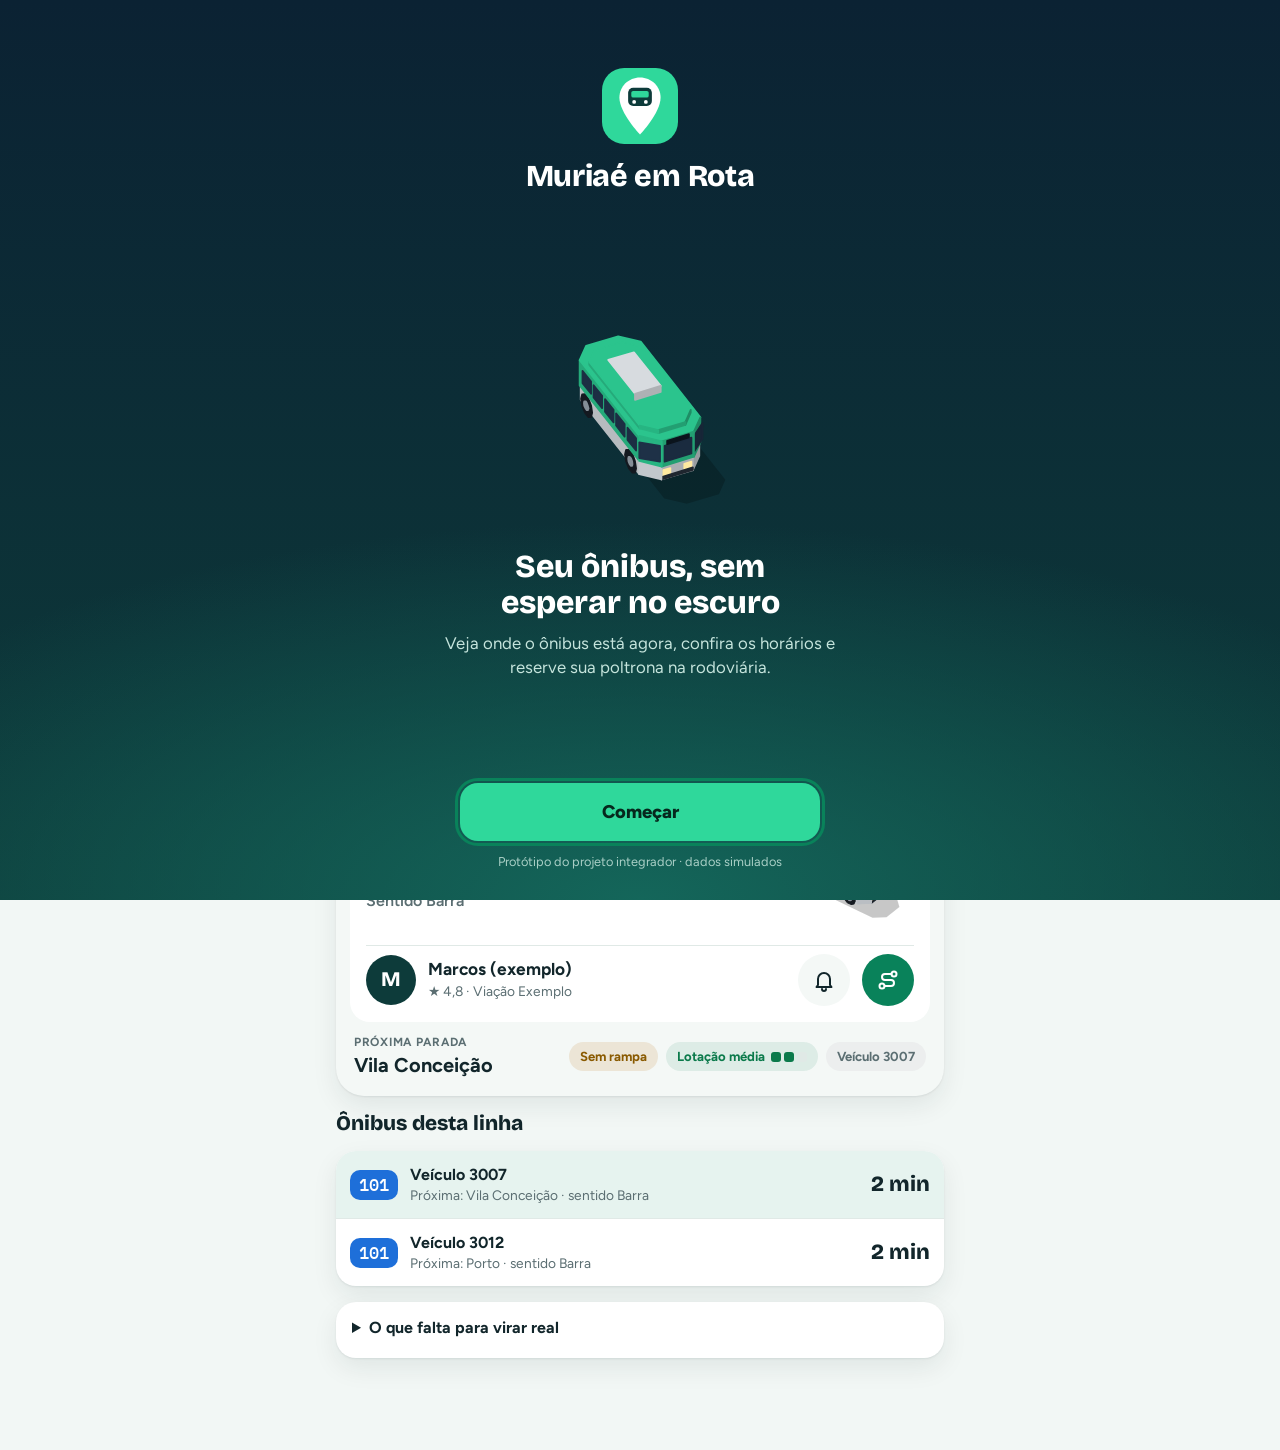
<file: Muriaé em Rota.html>
<!doctype html><html><head><meta charset=utf8><meta name=viewport content="width=device-width,initial-scale=1,viewport-fit=cover"><style>:root{color-scheme:light;box-sizing:border-box;padding-top:env(safe-area-inset-top,0px);padding-bottom:env(safe-area-inset-bottom,0px)}html{scroll-padding-top:env(safe-area-inset-top,0px)}body{margin:0;padding:0;font:14px -apple-system,BlinkMacSystemFont,sans-serif;background:#fff;color:#000}img{max-width:100%}[hidden]:not([hidden=until-found i]){display:none!important}</style></head><body>
<title>Muriaé em Rota</title>
<link rel="preconnect" href="https://fonts.googleapis.com">
<link rel="preconnect" href="https://fonts.gstatic.com" crossorigin>
<link href="https://fonts.googleapis.com/css2?family=Bricolage+Grotesque:opsz,wght@12..96,700;12..96,800&family=Figtree:wght@400;500;600;700&family=IBM+Plex+Mono:wght@500&display=swap" rel="stylesheet">
<style>
/* Identidade: verde-água sobre fundo claro, cartões arredondados, tela de abertura escura, mapa grande que segue o ônibus,
   ônibus em 3D que gira com o trajeto, painel inferior com veículo e motorista, calendário de viagens. */
:root {
  --bg: #F2F7F5;
  --surface: #FFFFFF;
  --sheet: #F4F8F6;
  --ink: #12262B;
  --muted: #5B6E72;
  --line: #E0E9E6;
  --brand: #0D3B3A;
  --on-brand: #FFFFFF;
  --accent: #2FD89B;
  --blue: #09825A;
  --on-blue: #FFFFFF;
  --map: #EEF2F1;
  --street: #FFFFFF;
  --edge: #DDE4E2;
  --park: #CFEAD6;
  --rio: #BFDDF2;
  --pin: #7E8F92;
  --label: #55696D;
  --green: #0B7A4B;
  --amber: #8A5A00;
  --red: #C0291E;
  --l1: #1E6FD9;
  --l2: #8B3DC7;
  --l3: #D6336C;
  --l4: #D4600B;
  --on-line: #FFFFFF;
  --shadow: 0 1px 2px rgba(10,40,40,.08), 0 10px 26px rgba(10,40,40,.08);
  --font-display: "Bricolage Grotesque", "Trebuchet MS", sans-serif;
  --font-body: "Figtree", system-ui, sans-serif;
  --font-mono: "IBM Plex Mono", ui-monospace, monospace;
}
@media (prefers-color-scheme: dark) {
  :root:not([data-theme="light"]) {
    --bg: #0B1618; --surface: #14262A; --sheet: #101E21; --ink: #EAF4F1; --muted: #9DB2B5; --line: #223539;
    --blue: #3DDC9A; --on-blue: #04281B; --map: #16262A; --street: #24383D; --edge: #101C1F; --park: #1B3A2C; --rio: #1D4560;
    --pin: #86A0A4; --label: #9DB5B8; --green: #5FD48C; --amber: #F2B94B; --red: #FF8A80; --brand: #0A2E2D;
    --l1: #5AA2FF; --l2: #C79BFF; --l3: #FF7AA8; --l4: #FF9A52; --on-line: #0B1020;
    --shadow: 0 1px 2px rgba(0,0,0,.5), 0 8px 22px rgba(0,0,0,.4);
    color-scheme: dark;
  }
}
:root[data-theme="dark"] {
  --bg: #0B1618; --surface: #14262A; --sheet: #101E21; --ink: #EAF4F1; --muted: #9DB2B5; --line: #223539;
  --blue: #3DDC9A; --on-blue: #04281B; --map: #16262A; --street: #24383D; --edge: #101C1F; --park: #1B3A2C; --rio: #1D4560;
  --pin: #86A0A4; --label: #9DB5B8; --green: #5FD48C; --amber: #F2B94B; --red: #FF8A80; --brand: #0A2E2D;
  --l1: #5AA2FF; --l2: #C79BFF; --l3: #FF7AA8; --l4: #FF9A52; --on-line: #0B1020;
  --shadow: 0 1px 2px rgba(0,0,0,.5), 0 8px 22px rgba(0,0,0,.4);
  color-scheme: dark;
}
* { box-sizing: border-box; }
html { font-size: 100%; }
html.big { font-size: 118%; }
html, body { margin: 0; }
body { background: var(--bg); color: var(--ink); font-family: var(--font-body); font-size: 1rem; line-height: 1.45; padding-bottom: 92px; }
.wrap { max-width: 640px; margin-inline: auto; padding-inline: 16px; }
h1, h2, h3 { font-family: var(--font-display); margin: 0; text-wrap: balance; line-height: 1.12; }
h2 { font-size: 1.3rem; font-weight: 800; }
h3 { font-size: 1.05rem; font-weight: 700; }
p { margin: 0; }
button, select, input { font: inherit; color: inherit; }
button { cursor: pointer; }
:focus-visible { outline: 3px solid var(--blue); outline-offset: 2px; }
.mono { font-family: var(--font-mono); font-variant-numeric: tabular-nums; }
.muted { color: var(--muted); }
.small { font-size: 0.86rem; }

/* abertura */
.splash { position: fixed; inset: 0; z-index: 20; display: flex; flex-direction: column; align-items: center; justify-content: space-between; text-align: center; padding: calc(env(safe-area-inset-top, 0px) + 32px) 24px calc(env(safe-area-inset-bottom, 0px) + 28px);
  background: radial-gradient(120% 70% at 50% 100%, #14665A 0%, rgba(20,102,90,0) 60%), linear-gradient(180deg, #0B2233 0%, #0D3B3A 100%); color: #fff; overflow-y: auto; }
.splash[hidden] { display: none; }
.splash .lg { display: flex; flex-direction: column; align-items: center; gap: 10px; margin-top: 4vh; }
.splash .lg svg { width: 76px; height: 76px; }
.splash .lg b { font-family: var(--font-display); font-size: 1.9rem; font-weight: 800; letter-spacing: -0.01em; }
.splash h2 { font-size: 2rem; max-width: 12em; margin-inline: auto; }
.splash p.s { color: #C5E4DC; max-width: 24em; margin: 10px auto 0; font-size: 1.05rem; }
.splash .art { width: min(78vw, 300px); height: auto; margin: 10px 0; }
.splash .go { width: 100%; max-width: 360px; min-height: 58px; border: 0; border-radius: 18px; background: var(--accent); color: #06281D; font-weight: 800; font-size: 1.15rem; }
.splash .fine { margin-top: 12px; font-size: 0.8rem; color: #A9CFC6; }

/* topo */
.top { background: var(--surface); border-bottom: 1px solid var(--line); padding-block: 10px; }
.brand { display: flex; align-items: center; gap: 10px; }
.brand svg { flex: none; width: 40px; height: 40px; }
.brand h1 { font-size: 1.25rem; font-weight: 800; letter-spacing: -0.01em; }
.brand .r { margin-left: auto; display: flex; align-items: center; gap: 8px; }
.demo { font-size: 0.66rem; font-weight: 800; letter-spacing: 0.06em; text-transform: uppercase; background: var(--brand); color: #5CF0B8; border-radius: 6px; padding: 4px 7px; white-space: nowrap; }
.bigbtn { min-width: 48px; min-height: 40px; border-radius: 12px; border: 1.5px solid var(--line); background: var(--surface); font-weight: 800; }
.bigbtn[aria-pressed="true"] { background: var(--blue); color: var(--on-blue); border-color: var(--blue); }
main { padding-top: 14px; }
.panel { display: flex; flex-direction: column; gap: 16px; min-width: 0; }

.toast { position: fixed; left: 16px; right: 16px; top: calc(env(safe-area-inset-top, 0px) + 12px); max-width: 420px; margin-inline: auto; background: var(--ink); color: var(--bg); border-radius: 14px; padding: 12px 16px; font-weight: 600; z-index: 30; box-shadow: var(--shadow); }

/* navegação inferior */
.nav { position: fixed; left: 0; right: 0; bottom: 0; background: var(--surface); border-top: 1px solid var(--line); padding-bottom: env(safe-area-inset-bottom, 0px); z-index: 5; }
.nav .in { max-width: 640px; margin-inline: auto; display: grid; grid-template-columns: repeat(3, 1fr); }
.tab { background: none; border: 0; display: flex; flex-direction: column; align-items: center; gap: 2px; padding: 8px 4px 10px; min-height: 62px; color: var(--muted); font-weight: 700; font-size: 0.8rem; position: relative; }
.tab svg { width: 25px; height: 25px; fill: none; stroke: currentColor; stroke-width: 1.8; stroke-linecap: round; stroke-linejoin: round; }
.tab[aria-selected="true"] { color: var(--blue); }
.tab[aria-selected="true"]::before { content: ""; position: absolute; top: 0; left: 28%; right: 28%; height: 3px; border-radius: 0 0 3px 3px; background: var(--blue); }

/* chips */
.chips { display: flex; flex-wrap: wrap; gap: 8px; }
.chip { display: inline-flex; align-items: center; gap: 8px; min-height: 44px; padding: 6px 16px; border: 0; border-radius: 999px; background: var(--surface); box-shadow: var(--shadow); font-weight: 700; }
.chip[aria-pressed="true"], .chip[aria-checked="true"] { background: var(--blue); color: var(--on-blue); }
.dot { width: 10px; height: 10px; border-radius: 50%; background: currentColor; flex: none; }
.badge { display: inline-flex; align-items: center; justify-content: center; min-width: 46px; padding: 3px 9px; border-radius: 10px; font-family: var(--font-mono); font-weight: 500; font-size: 1.05rem; background: var(--c, var(--ink)); color: var(--on-line); }

/* seletor de linha (grande) */
.lsel { display: flex; gap: 10px; overflow-x: auto; padding: 2px 2px 8px; margin-inline: -16px; padding-inline: 16px; scroll-snap-type: x proximity; scrollbar-width: none; }
.lsel::-webkit-scrollbar { display: none; }
.lchip { flex: none; scroll-snap-align: start; display: flex; align-items: center; gap: 10px; min-height: 60px; padding: 8px 16px 8px 10px; border: 2px solid transparent; border-radius: 18px; background: var(--surface); box-shadow: var(--shadow); text-align: left; }
.lchip .nm { display: flex; flex-direction: column; line-height: 1.15; }
.lchip .nm b { font-size: 0.98rem; }
.lchip .nm span { font-size: 0.74rem; color: var(--muted); font-weight: 600; max-width: 9.5em; }
.lchip[aria-pressed="true"] { border-color: var(--blue); background: color-mix(in srgb, var(--blue) 10%, var(--surface)); }
.lchip .badge { font-size: 1.15rem; min-width: 52px; padding: 6px 10px; }
.lchip.all .badge { background: var(--brand); color: #fff; font-family: var(--font-body); font-weight: 800; font-size: 0.95rem; }

/* mapa */
.mapwrap { position: relative; border-radius: 24px; overflow: hidden; background: var(--map); box-shadow: var(--shadow); height: clamp(430px, 64vh, 660px); }
.world { position: absolute; inset: 0; overflow: hidden; pointer-events: none; }
.world img { position: absolute; left: 0; top: 0; max-width: none; display: block; will-change: transform; }
.mapwrap svg.m { position: absolute; inset: 0; display: block; width: 100%; height: 100%; touch-action: none; cursor: grab; user-select: none; -webkit-user-select: none; }
.floatbar { position: absolute; top: 12px; left: 12px; right: 12px; display: flex; align-items: center; gap: 10px; background: var(--surface); border-radius: 999px; box-shadow: var(--shadow); padding: 6px 6px 6px 16px; min-height: 54px; }
.floatbar .gd { width: 12px; height: 12px; border-radius: 50%; background: var(--green); flex: none; }
.floatbar .tx { flex: 1; min-width: 0; font-weight: 800; font-size: 1.02rem; overflow: hidden; text-overflow: ellipsis; white-space: nowrap; }
.floatbar .alt { border: 0; background: none; color: var(--blue); font-weight: 800; min-height: 42px; padding: 0 16px; border-left: 1px solid var(--line); border-radius: 0 999px 999px 0; }
.zoom { position: absolute; right: 12px; bottom: 62px; display: flex; flex-direction: column; gap: 8px; }
.zbtn { width: 50px; height: 50px; border-radius: 50%; border: 0; background: var(--surface); box-shadow: var(--shadow); display: flex; align-items: center; justify-content: center; font-size: 1.7rem; font-weight: 600; line-height: 1; }
.zbtn svg { width: 24px; height: 24px; fill: none; stroke: currentColor; stroke-width: 2; stroke-linecap: round; stroke-linejoin: round; }
.zbtn[aria-pressed="true"] { background: var(--blue); color: var(--on-blue); }
.bus { cursor: pointer; }
.bus:focus-visible { outline: none; }
.bus:focus-visible .tag rect { stroke: var(--blue); stroke-width: 3.5; }
.inner { transform: scale(1.25); }
.bus.sel .inner { transform: scale(1.5); }
.ring { display: none; fill: none; stroke-width: 3; }
.bus.sel .ring { display: block; }
.maptext { font-family: var(--font-body); font-weight: 800; font-size: 12px; letter-spacing: 0.6px; fill: var(--label); paint-order: stroke; stroke: var(--map); stroke-width: 4px; stroke-linejoin: round; }
@media (prefers-reduced-motion: no-preference) {
  .inner { transition: transform 0.2s; }
  .ring { transform-box: fill-box; transform-origin: center; animation: pulse 1.8s ease-out infinite; }
  @keyframes pulse { 0% { transform: scale(0.7); opacity: 0.9; } 100% { transform: scale(1.5); opacity: 0; } }
}

/* painel inferior */
.sheet { position: relative; z-index: 1; margin-top: -48px; background: var(--sheet); border-radius: 28px; box-shadow: var(--shadow); padding: 10px 14px 16px; display: flex; flex-direction: column; gap: 12px; min-width: 0; }
.handle { width: 44px; height: 5px; border-radius: 3px; background: var(--line); margin: 0 auto; }
.sum { display: flex; justify-content: center; align-items: baseline; gap: 14px; font-family: var(--font-display); font-weight: 800; font-size: 1.5rem; }
.vcard { position: relative; background: var(--surface); border-radius: 20px; padding: 16px; display: grid; grid-template-columns: 1fr auto; gap: 4px 8px; align-items: center; }
.ctag { position: absolute; top: 10px; right: 10px; font-size: 0.75rem; font-weight: 700; color: var(--muted); background: var(--sheet); border-radius: 999px; padding: 3px 10px; }
.vt { font-family: var(--font-display); font-weight: 800; font-size: 2.1rem; line-height: 1.05; letter-spacing: -0.01em; }
.vs { color: var(--muted); font-weight: 600; overflow-wrap: anywhere; }
.vcard svg.art { margin-top: 14px; width: 150px; height: auto; }
.vl { min-width: 0; display: flex; flex-direction: column; gap: 4px; }
.vcard hr { grid-column: 1 / -1; border: 0; border-top: 1px solid var(--line); margin: 8px 0 4px; }
.drv { grid-column: 1 / -1; display: flex; align-items: center; gap: 12px; }
.av { width: 50px; height: 50px; border-radius: 50%; background: var(--brand); color: #fff; display: flex; align-items: center; justify-content: center; font-family: var(--font-display); font-weight: 800; font-size: 1.3rem; flex: none; }
.dn { flex: 1; min-width: 0; display: flex; flex-direction: column; }
.dn b { font-size: 1.08rem; }
.rbtn { width: 52px; height: 52px; border-radius: 50%; border: 0; background: var(--sheet); color: var(--ink); display: flex; align-items: center; justify-content: center; flex: none; }
.rbtn svg { width: 24px; height: 24px; fill: none; stroke: currentColor; stroke-width: 2; stroke-linecap: round; stroke-linejoin: round; }
.rbtn[aria-pressed="true"] { background: var(--blue); color: var(--on-blue); }
.nextrow { display: flex; justify-content: space-between; align-items: center; gap: 10px 14px; flex-wrap: wrap; padding-inline: 4px; }
.nextrow .lbl { display: block; font-size: 0.74rem; font-weight: 700; letter-spacing: 0.06em; text-transform: uppercase; color: var(--muted); }
.nextrow b { font-size: 1.25rem; }
.pillrow { display: flex; gap: 8px; flex-wrap: wrap; }
.pill-t { display: inline-flex; align-items: center; gap: 6px; font-size: 0.82rem; font-weight: 700; border-radius: 999px; padding: 5px 11px; background: color-mix(in srgb, var(--green) 14%, var(--surface)); color: var(--green); }
.pill-t.neutral { background: color-mix(in srgb, var(--ink) 8%, var(--surface)); color: var(--muted); }
.pill-t.warn { background: color-mix(in srgb, var(--amber) 16%, var(--surface)); color: var(--amber); }
.meter { display: inline-flex; gap: 3px; vertical-align: middle; }
.meter b { width: 10px; height: 10px; border-radius: 3px; background: var(--line); }
.meter b.on { background: currentColor; }

.rows { display: flex; flex-direction: column; background: var(--surface); border-radius: 20px; box-shadow: var(--shadow); overflow: hidden; }
.row { display: grid; grid-template-columns: auto 1fr auto; gap: 12px; align-items: center; padding: 12px 14px; min-height: 62px; border: 0; border-top: 1px solid var(--line); background: none; text-align: left; width: 100%; }
.row:first-child { border-top: 0; }
.row[aria-pressed="true"] { background: color-mix(in srgb, var(--blue) 10%, var(--surface)); }
.row .what { min-width: 0; display: flex; flex-direction: column; }
.row .what span:first-child { font-weight: 700; overflow-wrap: anywhere; }
.row .min { font-family: var(--font-display); font-weight: 800; font-size: 1.35rem; white-space: nowrap; }

.times { display: grid; grid-template-columns: repeat(auto-fill, minmax(80px, 1fr)); gap: 8px; }
.time { font-family: var(--font-mono); font-variant-numeric: tabular-nums; text-align: center; padding: 10px 4px; border: 0; border-radius: 12px; background: var(--surface); box-shadow: var(--shadow); min-height: 46px; }
.time.next { background: var(--blue); color: var(--on-blue); }
.time.past { color: var(--muted); text-decoration: line-through; }

.card { background: var(--surface); border-radius: 20px; box-shadow: var(--shadow); padding: 16px; display: flex; flex-direction: column; gap: 12px; min-width: 0; }
.btn { min-height: 54px; padding: 12px 20px; border-radius: 16px; border: 0; background: color-mix(in srgb, var(--blue) 14%, var(--surface)); color: var(--blue); font-weight: 800; }
.btn.primary { background: var(--blue); color: var(--on-blue); }
.btn:disabled { opacity: 0.45; cursor: not-allowed; }
.btn.danger { background: color-mix(in srgb, var(--red) 12%, var(--surface)); color: var(--red); }
.field { display: flex; flex-direction: column; gap: 6px; }
.field label, .field .lbl { font-weight: 700; font-size: 0.92rem; }
.input { min-height: 54px; padding: 10px 14px; border: 1.5px solid var(--line); border-radius: 14px; background: var(--bg); width: 100%; }
.err { color: var(--red); font-size: 0.88rem; min-height: 1.2em; font-weight: 600; }
.back { background: none; border: 0; padding: 8px 0; font-weight: 800; color: var(--blue); min-height: 44px; text-align: left; }

/* passagens */
.steps { display: grid; grid-template-columns: repeat(4, 1fr); gap: 6px; }
.step { display: flex; flex-direction: column; gap: 6px; font-size: 0.78rem; font-weight: 700; color: var(--muted); }
.step::before { content: ""; height: 5px; border-radius: 3px; background: color-mix(in srgb, var(--ink) 16%, var(--bg)); }
.step.done, .step.cur { color: var(--ink); }
.step.done::before, .step.cur::before { background: var(--blue); }
.dest { display: grid; grid-template-columns: 1fr auto; gap: 2px 12px; align-items: center; padding: 14px 16px; min-height: 68px; border: 0; border-top: 1px solid var(--line); background: none; width: 100%; text-align: left; }
.dest:first-child { border-top: 0; }
.dest b { font-family: var(--font-display); font-size: 1.25rem; font-weight: 800; }
.dest .sub { color: var(--muted); font-size: 0.85rem; font-weight: 600; }
.dest .dd { grid-row: 1 / span 2; grid-column: 2; text-align: right; font-size: 0.8rem; font-weight: 700; color: var(--blue); max-width: 8em; }
.dhead { display: flex; align-items: center; justify-content: space-between; gap: 12px; }
.dhead h2 { font-size: 1.5rem; }

/* calendário */
.cal { gap: 10px; }
.calhd { display: flex; align-items: center; justify-content: space-between; gap: 8px; }
.calhd h3 { text-transform: capitalize; font-size: 1.2rem; text-align: center; flex: 1; }
.cnav { width: 48px; height: 48px; border-radius: 50%; border: 0; background: var(--sheet); font-size: 1.4rem; font-weight: 700; }
.cnav:disabled { opacity: 0.3; cursor: not-allowed; }
.calgrid { display: grid; grid-template-columns: repeat(7, 1fr); gap: 4px; }
.wd { text-align: center; font-size: 0.75rem; font-weight: 800; color: var(--muted); padding: 4px 0; text-transform: uppercase; }
.cd { position: relative; min-height: 52px; border: 2px solid transparent; border-radius: 14px; background: none; font-family: var(--font-display); font-weight: 800; font-size: 1.15rem; display: flex; flex-direction: column; align-items: center; justify-content: center; gap: 3px; padding: 2px 0; }
.cd i { width: 8px; height: 8px; border-radius: 50%; background: transparent; }
.cd.ok { background: color-mix(in srgb, var(--green) 14%, var(--surface)); color: var(--ink); }
.cd.ok i { background: var(--green); }
.cd.few { background: color-mix(in srgb, var(--amber) 18%, var(--surface)); }
.cd.few i { background: var(--amber); }
.cd.full { background: color-mix(in srgb, var(--red) 12%, var(--surface)); color: var(--muted); }
.cd.full i { background: var(--red); }
.cd.none, .cd.past { color: color-mix(in srgb, var(--muted) 55%, var(--surface)); font-weight: 600; cursor: default; }
.cd.today { border-color: var(--ink); }
.cd[aria-pressed="true"] { background: var(--blue); color: var(--on-blue); }
.cd[aria-pressed="true"] i { background: var(--on-blue); }
.cd:disabled { cursor: not-allowed; }
.legend { display: flex; gap: 6px 14px; flex-wrap: wrap; justify-content: center; font-size: 0.8rem; color: var(--muted); font-weight: 700; }
.legend i { display: inline-block; width: 14px; height: 14px; border-radius: 5px; vertical-align: -2px; margin-right: 5px; background: color-mix(in srgb, var(--green) 30%, var(--surface)); }
.legend i.f { background: color-mix(in srgb, var(--amber) 40%, var(--surface)); }
.legend i.l { background: color-mix(in srgb, var(--red) 30%, var(--surface)); }
.legend i.n { background: var(--line); }
.legend i.t { background: color-mix(in srgb, var(--ink) 14%, var(--surface)); }
.legend i.s { background: var(--blue); }

.trip { display: grid; grid-template-columns: auto 1fr auto; gap: 14px; align-items: center; padding: 14px; min-height: 80px; border: 0; border-top: 1px solid var(--line); background: none; width: 100%; text-align: left; }
.trip:first-child { border-top: 0; }
.trip:disabled { opacity: 0.5; cursor: not-allowed; }
.trip .hr { font-family: var(--font-display); font-weight: 800; font-size: 1.7rem; line-height: 1; }
.trip .arr { font-size: 0.78rem; color: var(--muted); font-weight: 600; margin-top: 2px; }
.trip .tags { display: flex; gap: 6px; flex-wrap: wrap; margin-top: 4px; }
.tg { font-size: 0.74rem; font-weight: 700; border-radius: 6px; padding: 2px 7px; background: color-mix(in srgb, var(--ink) 8%, var(--surface)); color: var(--muted); }
.tg.blue { background: color-mix(in srgb, var(--blue) 14%, var(--surface)); color: var(--blue); }
.busbody { align-self: center; width: 100%; max-width: 300px; background: var(--surface); border-radius: 36px 36px 14px 14px; box-shadow: var(--shadow); padding: 16px 16px 18px; display: flex; flex-direction: column; gap: 12px; }
.cab { display: flex; justify-content: space-between; align-items: center; color: var(--muted); font-size: 0.75rem; font-weight: 700; letter-spacing: 0.06em; text-transform: uppercase; border-bottom: 2px solid var(--line); padding: 4px 6px 10px; }
.cab svg { width: 28px; height: 28px; fill: none; stroke: currentColor; stroke-width: 2; }
.seats { display: grid; grid-template-columns: repeat(2, 1fr) 20px repeat(2, 1fr); gap: 7px; }
.seat { min-height: 46px; border-radius: 10px 10px 13px 13px; border: 0; background: color-mix(in srgb, var(--blue) 12%, var(--surface)); color: var(--blue); font-family: var(--font-mono); font-weight: 500; }
.seat[aria-pressed="true"] { background: var(--blue); color: var(--on-blue); box-shadow: 0 0 0 3px color-mix(in srgb, var(--blue) 30%, transparent); }
.seat:disabled { background: color-mix(in srgb, var(--ink) 10%, var(--surface)); color: var(--muted); cursor: not-allowed; }
.seatleg i { background: color-mix(in srgb, var(--blue) 18%, var(--surface)); }
.ticket { background: var(--surface); border-radius: 20px; box-shadow: var(--shadow); overflow: hidden; }
.t-top { background: var(--brand); color: var(--on-brand); padding: 14px 18px; display: flex; justify-content: space-between; align-items: center; gap: 10px; }
.t-top strong { font-family: var(--font-display); font-size: 1.05rem; font-weight: 800; }
.stamp { font-size: 0.68rem; font-weight: 800; letter-spacing: 0.07em; text-transform: uppercase; background: var(--accent); color: #06281D; border-radius: 6px; padding: 3px 7px; white-space: nowrap; }
.t-body { padding: 18px; display: flex; flex-direction: column; gap: 14px; }
.t-route { font-family: var(--font-display); font-weight: 800; font-size: 1.7rem; line-height: 1.1; display: flex; flex-wrap: wrap; gap: 4px 10px; align-items: baseline; }
.t-route span.arrow { color: var(--blue); }
.t-cut { position: relative; border-top: 2px dashed var(--line); margin-inline: 18px; }
.t-cut::before, .t-cut::after { content: ""; position: absolute; top: -12px; width: 22px; height: 22px; border-radius: 50%; background: var(--bg); }
.t-cut::before { left: -29px; }
.t-cut::after { right: -29px; }
.t-grid { display: grid; grid-template-columns: repeat(auto-fit, minmax(110px, 1fr)); gap: 12px 16px; }
.t-grid dt { font-size: 0.72rem; font-weight: 700; letter-spacing: 0.06em; text-transform: uppercase; color: var(--muted); }
.t-grid dd { margin: 0; font-weight: 700; font-size: 1.05rem; }
.code { font-family: var(--font-mono); font-size: 1.7rem; font-weight: 500; letter-spacing: 0.08em; }
.bars { width: 100%; height: 40px; display: block; fill: var(--ink); }
.t-foot { padding: 14px 18px 18px; display: flex; flex-direction: column; gap: 10px; }
.mini { background: var(--surface); border-radius: 20px; box-shadow: var(--shadow); padding: 14px; display: flex; flex-direction: column; gap: 6px; min-width: 0; }
details { background: var(--surface); border-radius: 20px; box-shadow: var(--shadow); padding: 14px 16px; }
summary { font-weight: 700; cursor: pointer; min-height: 28px; }
details ul { margin: 10px 0 0; padding-left: 18px; display: flex; flex-direction: column; gap: 6px; }
@media (prefers-reduced-motion: no-preference) { .tab, .chip, .row, .trip, .seat, .rbtn, .cd, .lchip, .dest { transition: background-color 0.15s, color 0.15s, border-color 0.15s; } }
.nav .in { grid-template-columns: repeat(4, 1fr); }
.tab { font-size: 0.76rem; }
.pass { position: relative; border-radius: 26px; padding: 20px; color: #fff; background: radial-gradient(120% 90% at 100% 0%, rgba(47,216,155,.35) 0%, rgba(47,216,155,0) 55%), linear-gradient(135deg, #0B2233 0%, #0D4A43 100%); box-shadow: var(--shadow); display: flex; flex-direction: column; gap: 14px; overflow: hidden; }
.pass .r1 { display: flex; justify-content: space-between; align-items: center; }
.pass .l2 { font-size: 0.74rem; letter-spacing: 0.09em; text-transform: uppercase; color: #A9CFC6; font-weight: 800; }
.pass svg.nfc { width: 36px; height: 36px; fill: none; stroke: #5CF0B8; stroke-width: 2; stroke-linecap: round; }
.pass .nm { font-weight: 800; font-size: 1.25rem; overflow-wrap: anywhere; }
.pass .sub { color: #C5E4DC; font-weight: 600; font-size: 0.92rem; }
.pass .bal { font-family: var(--font-display); font-weight: 800; font-size: 2.7rem; line-height: 1; letter-spacing: -0.01em; }
.pass .st { display: inline-flex; align-items: center; gap: 6px; font-size: 0.82rem; font-weight: 800; border-radius: 999px; padding: 5px 12px; background: rgba(47,216,155,.18); color: #5CF0B8; width: fit-content; }
.pass .st.wait { background: rgba(242,185,75,.2); color: #F2B94B; }
.tipos { display: grid; gap: 8px; }
.tipo { display: flex; flex-direction: column; gap: 2px; text-align: left; min-height: 64px; padding: 12px 14px; border: 2px solid var(--line); border-radius: 16px; background: var(--surface); }
.tipo b { font-size: 1.05rem; }
.tipo[aria-checked="true"] { border-color: var(--blue); background: color-mix(in srgb, var(--blue) 10%, var(--surface)); }
.modal { position: fixed; inset: 0; z-index: 25; background: rgba(5,15,18,.6); display: flex; align-items: flex-end; justify-content: center; }
.modal[hidden], .nfcov[hidden] { display: none; }
.mbox { width: 100%; max-width: 560px; max-height: 92vh; overflow-y: auto; background: var(--bg); border-radius: 28px 28px 0 0; padding: 18px 16px calc(env(safe-area-inset-bottom, 0px) + 18px); display: flex; flex-direction: column; gap: 14px; }
.mhead { display: flex; justify-content: space-between; align-items: flex-start; gap: 10px; }
.amount { font-family: var(--font-display); font-weight: 800; font-size: 2.4rem; line-height: 1; }
.meth { display: grid; grid-template-columns: 1fr auto; gap: 2px 10px; align-items: center; min-height: 64px; padding: 12px 14px; border: 2px solid var(--line); border-radius: 16px; background: var(--surface); text-align: left; width: 100%; }
.meth b { font-size: 1.05rem; }
.meth[aria-checked="true"] { border-color: var(--blue); background: color-mix(in srgb, var(--blue) 10%, var(--surface)); }
.meth .tg { grid-column: 2; grid-row: 1 / span 2; }
.meth > .small { grid-column: 1; }
.qr { width: min(48vw, 170px); height: auto; background: #fff; padding: 10px; border-radius: 16px; align-self: center; display: block; }
.pixcode { font-family: var(--font-mono); font-size: 0.72rem; word-break: break-all; background: var(--surface); border-radius: 12px; padding: 10px 12px; color: var(--muted); }
.okmark { width: 84px; height: 84px; border-radius: 50%; background: var(--green); color: #fff; display: flex; align-items: center; justify-content: center; align-self: center; font-size: 2.6rem; font-weight: 800; }
.okmark.bad { background: var(--red); }
.center { text-align: center; align-items: center; }
.nfcov { position: fixed; inset: 0; z-index: 25; display: flex; flex-direction: column; align-items: center; justify-content: center; padding: calc(env(safe-area-inset-top, 0px) + 20px) 20px calc(env(safe-area-inset-bottom, 0px) + 20px); background: radial-gradient(120% 70% at 50% 100%, #14665A 0%, rgba(20,102,90,0) 60%), linear-gradient(180deg, #0B2233 0%, #0D3B3A 100%); color: #fff; overflow-y: auto; }
.nfcov .nx { position: absolute; top: calc(env(safe-area-inset-top, 0px) + 12px); right: 12px; background: rgba(255,255,255,.14); color: #fff; }
.nfcmid { width: 100%; max-width: 420px; display: flex; flex-direction: column; align-items: center; gap: 16px; text-align: center; }
.nfcmid .s { color: #C5E4DC; }
.rings { position: relative; width: 200px; height: 200px; display: flex; align-items: center; justify-content: center; }
.rings i { position: absolute; inset: 0; border-radius: 50%; border: 3px solid rgba(47,216,155,.5); }
.rings .core { position: relative; width: 96px; height: 96px; border-radius: 50%; background: var(--accent); display: flex; align-items: center; justify-content: center; }
.rings .core svg { width: 48px; height: 48px; fill: none; stroke: #06281D; stroke-width: 2.2; stroke-linecap: round; }
@media (prefers-reduced-motion: no-preference) {
  .rings i { animation: ringp 2.4s ease-out infinite; }
  .rings i:nth-child(2) { animation-delay: 0.8s; }
  .rings i:nth-child(3) { animation-delay: 1.6s; }
  @keyframes ringp { 0% { transform: scale(0.5); opacity: 1; } 100% { transform: scale(1.35); opacity: 0; } }
}
.nfcov .chips .chip { background: rgba(255,255,255,.12); color: #fff; box-shadow: none; }
.nfcov .chips .chip[aria-checked="true"] { background: var(--accent); color: #06281D; }
.nfcov .btn { width: 100%; background: rgba(255,255,255,.14); color: #fff; }
.nfcov .btn.primary { background: var(--accent); color: #06281D; }
.nfcov .qr { margin-top: 4px; }
.kv { width: 100%; background: rgba(255,255,255,.1); border-radius: 16px; padding: 12px 16px; display: flex; flex-direction: column; gap: 6px; text-align: left; }
.kv div { display: flex; justify-content: space-between; gap: 12px; }
.kv span:first-child { color: #A9CFC6; }
.btn, .chip, .lchip, .dest, .trip, .cd, .seat, .rbtn, .zbtn, .tipo, .meth, .time { position: relative; overflow: hidden; }
.rp { position: absolute; border-radius: 50%; background: currentColor; opacity: 0.18; pointer-events: none; transform: scale(0); }
#sndbtn svg { width: 22px; height: 22px; fill: none; stroke: currentColor; stroke-width: 2; stroke-linecap: round; stroke-linejoin: round; }
#sndbtn[aria-pressed="false"] .w { display: none; }
#sndbtn[aria-pressed="false"] svg { opacity: 0.55; }
.okmark svg { width: 46px; height: 46px; fill: none; stroke: #fff; stroke-width: 3; stroke-linecap: round; stroke-linejoin: round; }
.flow { fill: none; stroke: #fff; stroke-opacity: 0.95; stroke-width: 4; stroke-linecap: round; stroke-dasharray: 0.1 24; pointer-events: none; }
.btn.busy::after { content: ""; display: inline-block; width: 1em; height: 1em; margin-left: 10px; vertical-align: -0.15em; border: 2.5px solid currentColor; border-right-color: transparent; border-radius: 50%; }
.pass::after { content: ""; position: absolute; top: -20%; bottom: -20%; width: 40%; left: -60%; background: linear-gradient(100deg, rgba(255,255,255,0), rgba(255,255,255,.14), rgba(255,255,255,0)); transform: skewX(-18deg); pointer-events: none; }
@media (prefers-reduced-motion: no-preference) {
  main > .panel:not([hidden]), #p-rodo > .panel:not([hidden]), #p-carteira > .panel:not([hidden]) { animation: panelIn .42s cubic-bezier(.2,.8,.2,1) backwards; }
  @keyframes panelIn { from { opacity: 0; transform: translateY(14px); } to { opacity: 1; transform: none; } }
  .stg > * { animation: rise .5s cubic-bezier(.2,.8,.2,1) backwards; animation-delay: calc(var(--i, 0) * 45ms); }
  @keyframes rise { from { opacity: 0; transform: translateY(14px) scale(.98); } to { opacity: 1; transform: none; } }
  .rp { animation: ripple .65s ease-out forwards; }
  @keyframes ripple { to { transform: scale(1); opacity: 0; } }
  .btn:active, .chip:active, .lchip:active, .dest:active, .trip:active, .cd:active, .seat:active, .rbtn:active, .zbtn:active, .tipo:active, .meth:active, .time:active, .row:active { transform: scale(.97); }
  .btn, .chip, .lchip, .dest, .trip, .cd, .seat, .rbtn, .zbtn, .tipo, .meth, .time { transition: transform .15s, background-color .15s, color .15s, border-color .15s, box-shadow .15s; }
  .splash .lg { animation: rise .7s .05s cubic-bezier(.2,.8,.2,1) backwards; }
  .splash .art { animation: rise .8s .2s cubic-bezier(.2,.8,.2,1) backwards; }
  .splash h2 { animation: rise .7s .4s cubic-bezier(.2,.8,.2,1) backwards; }
  .splash p.s { animation: rise .7s .5s cubic-bezier(.2,.8,.2,1) backwards; }
  .splash .go { animation: rise .7s .65s cubic-bezier(.2,.8,.2,1) backwards, glow 2.2s 1.4s ease-in-out infinite; }
  @keyframes glow { 0%, 100% { box-shadow: 0 0 0 0 rgba(47,216,155,.5); } 50% { box-shadow: 0 0 0 14px rgba(47,216,155,0); } }
  .sheet.enter { animation: sheetIn .5s cubic-bezier(.2,.9,.25,1) backwards; }
  @keyframes sheetIn { from { opacity: 0; transform: translateY(36px); } to { opacity: 1; transform: none; } }
  .modal:not([hidden]) { animation: fadeIn .25s ease-out; }
  .modal:not([hidden]) .mbox { animation: sheetUp .42s cubic-bezier(.2,.9,.25,1); }
  @keyframes fadeIn { from { opacity: 0; } to { opacity: 1; } }
  @keyframes sheetUp { from { transform: translateY(100%); } to { transform: none; } }
  .nfcov:not([hidden]) { animation: fadeIn .3s ease-out; }
  .nfcmid > * { animation: rise .5s cubic-bezier(.2,.8,.2,1) backwards; }
  .nfcmid > *:nth-child(2) { animation-delay: .06s; } .nfcmid > *:nth-child(3) { animation-delay: .12s; } .nfcmid > *:nth-child(4) { animation-delay: .18s; } .nfcmid > *:nth-child(5) { animation-delay: .24s; }
  .toast:not([hidden]) { animation: toastIn .45s cubic-bezier(.2,1.2,.3,1); }
  @keyframes toastIn { from { opacity: 0; transform: translateY(-24px) scale(.96); } to { opacity: 1; transform: none; } }
  .okmark { animation: pop .6s cubic-bezier(.2,1.5,.3,1) backwards; }
  .okmark::after { content: ""; position: absolute; inset: 0; border-radius: 50%; border: 3px solid currentColor; animation: okring 1s .2s ease-out; opacity: 0; }
  .okmark { position: relative; }
  .okmark:not(.bad) { color: var(--green); }
  .okmark.bad { animation: pop .5s cubic-bezier(.2,1.5,.3,1) backwards, shake .5s .45s; color: var(--red); }
  .okmark svg path { stroke-dasharray: 30; stroke-dashoffset: 30; animation: draw .5s .3s ease-out forwards; }
  @keyframes pop { from { transform: scale(0); } to { transform: scale(1); } }
  @keyframes okring { 0% { transform: scale(1); opacity: .7; } 100% { transform: scale(1.7); opacity: 0; } }
  @keyframes draw { to { stroke-dashoffset: 0; } }
  @keyframes shake { 0%, 100% { transform: translateX(0); } 20% { transform: translateX(-8px); } 40% { transform: translateX(8px); } 60% { transform: translateX(-5px); } 80% { transform: translateX(5px); } }
  .err:not(:empty) { animation: shake .45s; }
  .seat[aria-pressed="true"], .cd[aria-pressed="true"], .time.next { animation: pop2 .35s cubic-bezier(.2,1.5,.3,1); }
  @keyframes pop2 { 0% { transform: scale(.82); } 100% { transform: scale(1); } }
  #r-ticket { animation: ticketIn .8s cubic-bezier(.2,.9,.25,1) backwards; transform-origin: top center; }
  @keyframes ticketIn { from { opacity: 0; transform: translateY(40px) rotateX(-18deg) scale(.96); } to { opacity: 1; transform: none; } }
  .bars { animation: barsIn .9s .5s ease-out backwards; transform-origin: left; }
  @keyframes barsIn { from { transform: scaleX(0); } to { transform: scaleX(1); } }
  .flow { animation: flowm 1.1s linear infinite; }
  @keyframes flowm { to { stroke-dashoffset: -24; } }
  .btn.busy::after { animation: spin .7s linear infinite; }
  @keyframes spin { to { transform: rotate(360deg); } }
  .pass::after { animation: sheen 5s 1s ease-in-out infinite; }
  @keyframes sheen { 0%, 60% { left: -60%; } 100% { left: 130%; } }
  .tab[aria-selected="true"] svg { animation: tabpop .45s cubic-bezier(.2,1.5,.3,1); }
  @keyframes tabpop { from { transform: translateY(6px) scale(.8); } to { transform: none; } }
  .gd { animation: blink 1.6s ease-in-out infinite; }
  @keyframes blink { 50% { opacity: .35; } }
}
.avbtn { width: 42px; height: 42px; border-radius: 50%; border: 0; background: var(--sheet); color: var(--muted); font-family: var(--font-display); font-weight: 800; font-size: 1.15rem; display: flex; align-items: center; justify-content: center; flex: none; padding: 0; }
.avbtn svg { width: 24px; height: 24px; fill: none; stroke: currentColor; stroke-width: 2; stroke-linecap: round; stroke-linejoin: round; }
.bt { min-width: 0; display: flex; flex-direction: column; line-height: 1.1; }
.proto { font-size: 0.7rem; font-weight: 700; color: var(--muted); letter-spacing: 0.02em; }
.brand h1 { font-size: 1.12rem; }
.brand .r { gap: 6px; }
.bigbtn { min-width: 42px; min-height: 42px; padding: 0 8px; }
.authov { position: fixed; inset: 0; z-index: 22; display: flex; flex-direction: column; background: radial-gradient(120% 60% at 50% 0%, #14665A 0%, rgba(20,102,90,0) 60%), linear-gradient(180deg, #0B2233 0%, #0D3B3A 100%); color: #fff; }
.authov[hidden] { display: none; }
.ahero { flex: 0 0 auto; display: flex; flex-direction: column; align-items: center; gap: 2px; padding: calc(env(safe-area-inset-top, 0px) + 18px) 20px 10px; }
.ahero svg.aart { width: 150px; height: auto; }
.ahero b { font-family: var(--font-display); font-size: 1.45rem; font-weight: 800; }
.ahero span { color: #C5E4DC; font-size: 0.9rem; font-weight: 600; }
.asheet { flex: 1; min-height: 0; overflow-y: auto; background: var(--bg); color: var(--ink); border-radius: 28px 28px 0 0; padding: 22px 18px calc(env(safe-area-inset-bottom, 0px) + 22px); }
.asheet .panel { max-width: 460px; margin-inline: auto; gap: 12px; }
.authov .ax { position: absolute; top: calc(env(safe-area-inset-top, 0px) + 12px); right: 12px; background: rgba(255,255,255,.14); color: #fff; z-index: 2; }
.pv { display: inline-flex; align-items: center; justify-content: center; min-width: 30px; height: 28px; border-radius: 8px; background: var(--ink); color: var(--bg); font-weight: 800; font-size: 0.78rem; margin-right: 10px; padding: 0 7px; }
.asheet .btn { display: flex; align-items: center; justify-content: center; }
.codein { font-family: var(--font-mono); font-size: 1.8rem; letter-spacing: 0.5em; text-align: center; }
.smshint { background: color-mix(in srgb, var(--amber) 14%, var(--surface)); color: var(--ink); border-radius: 14px; padding: 10px 14px; font-size: 0.88rem; font-weight: 600; }
.chk { display: flex; gap: 12px; align-items: flex-start; font-size: 0.92rem; }
.chk input { width: 26px; height: 26px; flex: none; accent-color: var(--blue); }
.pf { display: flex; align-items: center; gap: 14px; }
.avbig { width: 68px; height: 68px; border-radius: 50%; display: flex; align-items: center; justify-content: center; font-family: var(--font-display); font-weight: 800; font-size: 2rem; color: #fff; flex: none; }
.sws { display: flex; gap: 10px; flex-wrap: wrap; }
.swc { width: 38px; height: 38px; border-radius: 50%; border: 3px solid transparent; padding: 0; }
.swc[aria-checked="true"] { border-color: var(--ink); box-shadow: inset 0 0 0 2px var(--surface); }
.kvr { display: flex; justify-content: space-between; align-items: center; gap: 12px; padding: 9px 0; border-top: 1px solid var(--line); }
.kvr:first-of-type { border-top: 0; }
.kvr span:first-child { color: var(--muted); }
.kvr b { text-align: right; overflow-wrap: anywhere; }
.swrow { display: flex; justify-content: space-between; align-items: center; gap: 12px; width: 100%; text-align: left; min-height: 58px; border: 0; background: none; padding: 6px 0; border-top: 1px solid var(--line); }
.swt { width: 52px; height: 30px; border-radius: 999px; background: var(--line); position: relative; flex: none; transition: background-color .2s; }
.swt::after { content: ""; position: absolute; top: 3px; left: 3px; width: 24px; height: 24px; border-radius: 50%; background: #fff; box-shadow: 0 1px 3px rgba(0,0,0,.3); transition: transform .2s; }
.swrow[aria-checked="true"] .swt { background: var(--blue); }
.swrow[aria-checked="true"] .swt::after { transform: translateX(22px); }
pre.dump { font-family: var(--font-mono); font-size: 0.72rem; white-space: pre-wrap; word-break: break-all; background: var(--bg); border-radius: 12px; padding: 10px; max-height: 220px; overflow: auto; margin: 0; }
.stat { display: grid; grid-template-columns: repeat(3, 1fr); gap: 8px; text-align: center; }
.stat div { background: var(--bg); border-radius: 14px; padding: 10px 4px; }
.stat b { display: block; font-family: var(--font-display); font-size: 1.5rem; font-weight: 800; }
.stat span { font-size: 0.74rem; color: var(--muted); font-weight: 700; }
@media (prefers-reduced-motion: no-preference) {
  .authov:not([hidden]) { animation: fadeIn .3s ease-out; }
  .authov:not([hidden]) .asheet { animation: sheetUp .5s cubic-bezier(.2,.9,.25,1); }
  #au-body > * { animation: rise .5s cubic-bezier(.2,.8,.2,1) backwards; animation-delay: calc(var(--i, 0) * 50ms); }
}
</style>

<div class="splash" id="splash" role="dialog" aria-modal="true" aria-labelledby="sp-t">
  <div class="lg">
    <svg viewBox="0 0 48 48" aria-hidden="true">
      <rect width="48" height="48" rx="14" fill="#2FD89B"/>
      <path d="M24 6c-7.2 0-13 5.6-13 12.6C11 28.4 24 42 24 42s13-13.6 13-23.4C37 11.6 31.2 6 24 6z" fill="#fff"/>
      <rect x="16.5" y="12.5" width="15" height="11.5" rx="3.2" fill="#0D3B3A"/>
      <rect x="18.5" y="14.5" width="11" height="4.2" rx="1.2" fill="#2FD89B"/>
      <circle cx="20.3" cy="21.4" r="1.2" fill="#fff"/><circle cx="27.7" cy="21.4" r="1.2" fill="#fff"/>
    </svg>
    <b>Muriaé em Rota</b>
  </div>
  <div>
    <svg class="art" id="sp-art" viewBox="-42 -34 84 62" aria-hidden="true"></svg>
    <h2 id="sp-t">Seu ônibus, sem esperar no escuro</h2>
    <p class="s">Veja onde o ônibus está agora, confira os horários e reserve sua poltrona na rodoviária.</p>
  </div>
  <div style="width:100%">
    <button class="go" id="sp-go" type="button">Começar</button>
    <p class="fine">Protótipo do projeto integrador · dados simulados</p>
  </div>
</div>

<header class="top" id="hd">
  <div class="wrap">
    <div class="brand">
      <svg viewBox="0 0 48 48" aria-hidden="true">
        <rect width="48" height="48" rx="14" fill="#09825A"/>
        <path d="M24 6c-7.2 0-13 5.6-13 12.6C11 28.4 24 42 24 42s13-13.6 13-23.4C37 11.6 31.2 6 24 6z" fill="#fff"/>
        <rect x="16.5" y="12.5" width="15" height="11.5" rx="3.2" fill="#0D3B3A"/>
        <rect x="18.5" y="14.5" width="11" height="4.2" rx="1.2" fill="#2FD89B"/>
        <circle cx="20.3" cy="21.4" r="1.2" fill="#fff"/><circle cx="27.7" cy="21.4" r="1.2" fill="#fff"/>
      </svg>
      <div class="bt"><h1>Muriaé em Rota</h1><span class="proto">Protótipo · dados simulados</span></div>
      <div class="r">
        <button class="bigbtn" id="bigtxt" type="button" aria-pressed="false" aria-label="Letras maiores">A+</button>
        <button class="bigbtn" id="sndbtn" type="button" aria-pressed="true" aria-label="Sons ligados"><svg viewBox="0 0 24 24" aria-hidden="true"><path d="M4 9v6h4l5 4V5L8 9z"/><path class="w" d="M16.5 9a4 4 0 0 1 0 6M19 6.5a8 8 0 0 1 0 11"/></svg></button>
        <button class="avbtn" id="avbtn" type="button" aria-label="Entrar ou criar conta"></button>
      </div>
    </div>
  </div>
</header>

<div class="toast" id="toast" role="status" aria-live="polite" hidden></div>

<main class="wrap" id="mn">
  <!-- MAPA -->
  <section class="panel" id="p-mapa" role="tabpanel" aria-labelledby="tab-mapa">
    <div class="lsel" id="lsel" role="group" aria-label="Escolher linha"></div>
    <div class="mapwrap">
      <div class="world" aria-hidden="true"><img id="worldimg" alt="" decoding="async"></div>
      <svg class="m" id="mapa" viewBox="0 0 400 500" role="img" aria-label="Mapa esquemático de Muriaé com a linha escolhida e os ônibus em movimento"></svg>
      <div class="floatbar"><span class="gd"></span><span class="tx" id="fb-text"></span><button class="alt" id="fb-alt" type="button">Alterar</button></div>
      <div class="zoom">
        <button class="zbtn" id="z-in" type="button" aria-label="Aproximar o mapa">+</button>
        <button class="zbtn" id="z-out" type="button" aria-label="Afastar o mapa">&minus;</button>
        <button class="zbtn" id="z-follow" type="button" aria-pressed="true" aria-label="Seguir o ônibus escolhido"><svg viewBox="0 0 24 24" aria-hidden="true"><circle cx="12" cy="12" r="4"/><path d="M12 2v4M12 18v4M2 12h4M18 12h4"/></svg></button>
      </div>
    </div>
    <div class="sheet" id="info" aria-live="polite"></div>
    <h2>Ônibus desta linha</h2>
    <div class="rows" id="lista"></div>
    <details>
      <summary>O que falta para virar real</summary>
      <ul>
        <li>Posição real: rastreador GPS nos ônibus ou app no celular do motorista, autorizado pela Viação União e pelo Demuttran.</li>
        <li>Linhas, paradas e horários oficiais em planilha ou GTFS.</li>
        <li>Mapa com as ruas reais de Muriaé (OpenStreetMap). Aqui as ruas são desenhadas de forma esquemática.</li>
        <li>Rodoviária: acordo com cada empresa para consultar poltronas e confirmar reservas.</li>
        <li>O motorista, a nota e a distância mostrados aqui são exemplos.</li>
      </ul>
    </details>
  </section>

  <!-- HORÁRIOS -->
  <section class="panel" id="p-horarios" role="tabpanel" aria-labelledby="tab-horarios" hidden>
    <div class="chips" id="h-linhas" role="group" aria-label="Escolher linha"></div>
    <div class="chips" id="h-dia" role="radiogroup" aria-label="Tipo de dia"></div>
    <div class="chips" id="h-sentido" role="radiogroup" aria-label="Sentido"></div>
    <h2 id="h-titulo"></h2>
    <p class="small muted">Toque em um horário para ver a que horas o ônibus passa em cada parada.</p>
    <div class="times" id="h-times"></div>
    <h3 id="h-paradas-titulo"></h3>
    <div class="rows" id="h-paradas"></div>
  </section>

  <!-- PASSAGENS -->
  <section class="panel" id="p-rodo" role="tabpanel" aria-labelledby="tab-rodo" hidden>
    <div class="steps" id="r-steps" aria-label="Etapas da reserva"></div>

    <div id="r-dest" class="panel">
      <h2>Para onde você vai?</h2>
      <input class="input" id="r-q" type="search" placeholder="Buscar cidade" aria-label="Buscar cidade" autocomplete="off">
      <div class="rows" id="r-destlist"></div>
      <p class="small muted">Cidades, horários e dias de viagem são exemplos. As empresas não existem.</p>
    </div>

    <div id="r-cal" class="panel" hidden>
      <button class="back" id="r-voltar0" type="button">&larr; Outras cidades</button>
      <div class="dhead"><h2 id="r-dtitulo"></h2></div>
      <p class="muted" id="r-dsub"></p>
      <div class="card cal">
        <div class="calhd">
          <button class="cnav" id="c-prev" type="button" aria-label="Mês anterior">&lsaquo;</button>
          <h3 id="c-mes" aria-live="polite"></h3>
          <button class="cnav" id="c-next" type="button" aria-label="Próximo mês">&rsaquo;</button>
        </div>
        <div class="calgrid" id="c-grid"></div>
        <div class="legend"><span><i></i>Tem viagem</span><span><i class="f"></i>Poucas vagas</span><span><i class="l"></i>Lotado</span><span><i class="n"></i>Sem viagem</span></div>
      </div>
      <h2 id="r-titulo"></h2>
      <div class="rows" id="r-viagens"></div>
    </div>

    <div id="r-poltrona" class="panel" hidden>
      <button class="back" id="r-voltar1" type="button">&larr; Outros horários</button>
      <div class="mini">
        <h2 id="r-resumo"></h2>
        <p class="small muted" id="r-resumo2"></p>
      </div>
      <div class="busbody">
        <div class="cab"><span>Frente</span><svg viewBox="0 0 28 28" aria-label="Volante"><circle cx="14" cy="14" r="10"/><circle cx="14" cy="14" r="3"/><path d="M14 17v7M11 13.5L5 12M17 13.5l6-1.5"/></svg></div>
        <div class="seats" id="r-seats"></div>
        <div class="legend seatleg"><span><i></i>Livre</span><span><i class="t"></i>Ocupada</span><span><i class="s"></i>Sua escolha</span></div>
      </div>
      <form class="card" id="r-form" novalidate>
        <div class="field">
          <label for="r-nome">Nome do passageiro</label>
          <input class="input" id="r-nome" type="text" autocomplete="name" maxlength="60">
        </div>
        <div class="field">
          <label for="r-cel">Celular com DDD</label>
          <input class="input" id="r-cel" type="tel" inputmode="numeric" autocomplete="tel-national" placeholder="32 99999-0000" maxlength="16">
        </div>
        <p class="err" id="r-erro" role="alert"></p>
        <button class="btn primary" type="submit" id="r-confirmar">Reservar poltrona</button>
      </form>
    </div>

    <div id="r-ok" class="panel" hidden>
      <div class="ticket" id="r-ticket"></div>
      <button class="btn" id="r-nova" type="button">Fazer outra reserva</button>
    </div>

    <div id="r-minhas-wrap" class="panel" hidden>
      <h2>Minhas reservas</h2>
      <div id="r-minhas" class="panel"></div>
    </div>
  </section>
  <!-- CARTEIRA -->
  <section class="panel" id="p-carteira" role="tabpanel" aria-labelledby="tab-carteira" hidden>
    <div id="w-gate" class="panel" hidden>
      <div class="card center" style="gap:14px;padding:24px 18px">
        <div class="okmark" style="background:var(--brand)" aria-hidden="true"><svg viewBox="0 0 24 24"><rect x="3" y="8" width="18" height="12" rx="2.5"/><path d="M4 7a2 2 0 0 1 2-2h11v4"/></svg></div>
        <h2>Entre para usar o Passe</h2>
        <p class="muted">Com uma conta você recarrega o passe, embarca com o celular e reserva passagens na rodoviária.</p>
        <button class="btn primary" id="w-gate-in" type="button" style="width:100%">Entrar ou criar conta</button>
      </div>
    </div>
    <div id="w-onb" class="panel">
      <h2>Crie seu Passe Muriaé</h2>
      <p class="muted">Pague o ônibus pelo celular e entre sem dinheiro e sem fila. Se você tem carteirinha de estudante, de idoso ou de funcionário, ela vale aqui.</p>
      <form class="card" id="w-form" novalidate>
        <div class="field"><label for="w-nome">Seu nome</label><input class="input" id="w-nome" type="text" autocomplete="name" maxlength="60"></div>
        <div class="field"><span class="lbl" id="w-tipo-l">Quem é você no ônibus?</span><div class="tipos" id="w-tipos" role="radiogroup" aria-labelledby="w-tipo-l"></div></div>
        <div class="field" id="w-f-inst" hidden><label for="w-inst" id="w-inst-l">Escola</label><input class="input" id="w-inst" type="text" maxlength="60"></div>
        <div class="field" id="w-f-cart" hidden><label for="w-cart">Número da carteirinha</label><input class="input" id="w-cart" type="text" inputmode="numeric" maxlength="20"><p class="small muted">Só os 4 últimos números ficam guardados neste aparelho.</p></div>
        <p class="err" id="w-erro" role="alert"></p>
        <button class="btn primary" type="submit">Criar meu passe</button>
      </form>
    </div>
    <div id="w-main" class="panel" hidden>
      <div class="pass" id="w-pass"></div>
      <button class="btn primary" id="w-nfc" type="button" style="min-height:64px;font-size:1.15rem">Embarcar com NFC</button>
      <div class="card" id="w-rec">
        <h3>Recarregar o passe</h3>
        <div class="chips" id="w-valores" role="radiogroup" aria-label="Valor da recarga"></div>
        <button class="btn primary" id="w-recarga" type="button"></button>
        <button class="btn" id="w-vt" type="button" hidden></button>
      </div>
      <h3>Últimas viagens e pagamentos</h3>
      <div class="rows" id="w-hist"></div>
      <details>
        <summary>Como o NFC e o pagamento funcionariam de verdade</summary>
        <ul>
          <li>O navegador não consegue fazer o celular funcionar como cartão de ônibus. Isso exige um app Android nativo (emulação de cartão) ou a carteira do celular. No iPhone o acesso ao NFC é mais restrito.</li>
          <li>O ônibus precisa de um validador que leia o celular. Alternativa mais simples e barata: QR code que muda a cada poucos segundos, lido pelo validador ou pelo celular do motorista.</li>
          <li>A prefeitura ou a escola precisam confirmar a carteirinha, por lista de beneficiários ou integração. O app só guardaria o resultado.</li>
          <li>Pix e cartão exigem um banco ou provedor de pagamento. O saldo do passe é dinheiro de terceiros e precisa ser repassado à empresa de ônibus, com regras próprias.</li>
          <li>Neste protótipo tudo é simulado: ninguém é cobrado e nenhuma carteirinha é verificada de verdade.</li>
        </ul>
      </details>
      <button class="btn danger" id="w-sair" type="button">Apagar meu perfil deste aparelho</button>
    </div>
  </section>
</main>

<div class="modal" id="pay" hidden role="dialog" aria-modal="true" aria-labelledby="pay-t">
  <div class="mbox">
    <div class="mhead"><div><h2 id="pay-t"></h2><p class="small muted" id="pay-s"></p></div><button class="rbtn" id="pay-x" type="button" aria-label="Fechar">&times;</button></div>
    <div class="amount" id="pay-v"></div>
    <div id="pay-body" class="panel"></div>
  </div>
</div>
<div class="nfcov" id="nfc" hidden role="dialog" aria-modal="true" aria-label="Embarque com NFC">
  <button class="rbtn nx" id="nfc-x" type="button" aria-label="Fechar">&times;</button>
  <div class="nfcmid" id="nfc-body"></div>
</div>

<div class="modal" id="prof" hidden role="dialog" aria-modal="true" aria-labelledby="prof-t">
  <div class="mbox">
    <div class="mhead"><h2 id="prof-t">Meu perfil</h2><button class="rbtn" id="prof-x" type="button" aria-label="Fechar">&times;</button></div>
    <div id="prof-body" class="panel"></div>
  </div>
</div>
<div class="authov" id="auth" hidden role="dialog" aria-modal="true" aria-labelledby="au-t">
  <button class="rbtn ax" id="au-x" type="button" aria-label="Fechar">&times;</button>
  <div class="ahero"><svg class="aart" id="au-art" viewBox="-42 -34 84 62" aria-hidden="true"></svg><b>Muriaé em Rota</b><span>Protótipo · dados simulados</span></div>
  <div class="asheet"><div id="au-body" class="panel"></div></div>
</div>
<nav class="nav" id="nv" aria-label="Seções do aplicativo">
  <div class="in" role="tablist">
    <button class="tab" role="tab" id="tab-mapa" aria-controls="p-mapa" aria-selected="true">
      <svg viewBox="0 0 24 24" aria-hidden="true"><path d="M12 21s-7-6.2-7-11.5A7 7 0 0 1 19 9.5C19 14.8 12 21 12 21z"/><circle cx="12" cy="9.5" r="2.5"/></svg>Mapa</button>
    <button class="tab" role="tab" id="tab-horarios" aria-controls="p-horarios" aria-selected="false" tabindex="-1">
      <svg viewBox="0 0 24 24" aria-hidden="true"><circle cx="12" cy="12" r="9"/><path d="M12 7v5l3.5 2"/></svg>Horários</button>
    <button class="tab" role="tab" id="tab-rodo" aria-controls="p-rodo" aria-selected="false" tabindex="-1">
      <svg viewBox="0 0 24 24" aria-hidden="true"><path d="M3 8a2 2 0 0 1 2-2h14a2 2 0 0 1 2 2v2a2 2 0 0 0 0 4v2a2 2 0 0 1-2 2H5a2 2 0 0 1-2-2v-2a2 2 0 0 0 0-4z"/><path d="M14 6v2.5M14 11v2M14 15.5V18"/></svg>Passagens</button>
    <button class="tab" role="tab" id="tab-carteira" aria-controls="p-carteira" aria-selected="false" tabindex="-1">
      <svg viewBox="0 0 24 24" aria-hidden="true"><path d="M4 7a2 2 0 0 1 2-2h11v4"/><rect x="3" y="8" width="18" height="12" rx="2.5"/><circle cx="16.5" cy="14" r="1.2"/></svg>Carteira</button>
  </div>
</nav>

<script>
(function () {
  "use strict";
  var $ = function (s, r) { return (r || document).querySelector(s); };
  var NS = "http://www.w3.org/2000/svg";
  function svg(tag, attrs, parent) {
    var e = document.createElementNS(NS, tag);
    for (var k in attrs) e.setAttribute(k, attrs[k]);
    if (parent) parent.appendChild(e);
    return e;
  }
  function h(tag, attrs, text) {
    var e = document.createElement(tag);
    if (attrs) for (var k in attrs) e.setAttribute(k, attrs[k]);
    if (text != null) e.textContent = text;
    return e;
  }
  function pad(n) { return (n < 10 ? "0" : "") + n; }
  function hhmm(min) { min = Math.round(min); return pad(Math.floor(min / 60) % 24) + ":" + pad(min % 60); }
  function toMin(s) { var p = s.split(":"); return +p[0] * 60 + +p[1]; }
  function hash(str) { var x = 2166136261; for (var i = 0; i < str.length; i++) { x ^= str.charCodeAt(i); x = Math.imul(x, 16777619); } return x >>> 0; }
  function rng(seed) { var s = seed || 1; return function () { s ^= s << 13; s >>>= 0; s ^= s >>> 17; s ^= s << 5; s >>>= 0; return s / 4294967296; }; }
  function store(key, val) {
    try { if (val === undefined) { var v = localStorage.getItem(key); return v ? JSON.parse(v) : null; } localStorage.setItem(key, JSON.stringify(val)); } catch (e) { return null; }
    return null;
  }
  var toastT = null;
  function toast(msg) { var t = $("#toast"); t.textContent = msg; t.hidden = false; clearTimeout(toastT); toastT = setTimeout(function () { t.hidden = true; }, 4000); }

  /* ---------- Sons (sintetizados no aparelho) e efeitos ---------- */
  var AC = null, soundOn = store("mre-som") !== false;
  function ac() {
    if (!AC) { try { AC = new (window.AudioContext || window.webkitAudioContext)(); } catch (e) { AC = null; } }
    if (AC && AC.state === "suspended") { try { AC.resume(); } catch (e) {} }
    return AC;
  }
  function tone(f, t0, dur, type, vol, to) {
    if (!soundOn) return; var a = ac(); if (!a) return;
    var t = a.currentTime + t0, o = a.createOscillator(), g = a.createGain();
    o.type = type || "sine"; o.frequency.setValueAtTime(f, t); if (to) o.frequency.exponentialRampToValueAtTime(to, t + dur);
    g.gain.setValueAtTime(0.0001, t); g.gain.exponentialRampToValueAtTime(vol || 0.12, t + 0.012); g.gain.exponentialRampToValueAtTime(0.0001, t + dur);
    o.connect(g); g.connect(a.destination); o.start(t); o.stop(t + dur + 0.03);
  }
  var SND = {
    tap: function () { tone(660, 0, 0.05, "triangle", 0.06); },
    pop: function () { tone(880, 0, 0.06, "sine", 0.08, 1300); },
    select: function () { tone(520, 0, 0.07, "sine", 0.09); tone(780, 0.05, 0.1, "sine", 0.09); },
    tab: function () { tone(420, 0, 0.07, "sine", 0.07, 560); },
    start: function () { [392, 523, 659, 784].forEach(function (f, i) { tone(f, i * 0.07, 0.25, "sine", 0.09); }); },
    ok: function () { [523, 659, 784, 1047].forEach(function (f, i) { tone(f, i * 0.09, 0.26, "sine", 0.12); }); },
    coin: function () { tone(988, 0, 0.08, "square", 0.05); tone(1319, 0.08, 0.28, "square", 0.05); },
    bip: function () { tone(1760, 0, 0.09, "square", 0.06); tone(2349, 0.11, 0.16, "square", 0.06); },
    err: function () { tone(240, 0, 0.18, "sawtooth", 0.07, 170); tone(200, 0.2, 0.24, "sawtooth", 0.07, 140); },
    bell: function () { tone(988, 0, 0.4, "sine", 0.12); tone(1319, 0.14, 0.55, "sine", 0.1); }
  };
  var sndBtn = $("#sndbtn");
  function setSnd(on) { soundOn = on; sndBtn.setAttribute("aria-pressed", on ? "true" : "false"); sndBtn.setAttribute("aria-label", on ? "Sons ligados" : "Sons desligados"); store("mre-som", on); }
  sndBtn.addEventListener("click", function () { setSnd(!soundOn); if (soundOn) SND.pop(); });
  setSnd(soundOn);
  document.addEventListener("click", function (e) { ac(); var b = e.target.closest && e.target.closest("button"); if (b && b !== sndBtn && !b.disabled) SND.tap(); }, true);
  function vib(ms) { try { if (navigator.vibrate) navigator.vibrate(ms); } catch (e) {} }

  /* ondinha ao tocar */
  document.addEventListener("pointerdown", function (e) {
    if (window.matchMedia && window.matchMedia("(prefers-reduced-motion: reduce)").matches) return;
    var t = e.target.closest && e.target.closest(".btn,.chip,.lchip,.dest,.trip,.cd,.seat,.rbtn,.zbtn,.tipo,.meth,.time");
    if (!t || t.disabled) return;
    var r = t.getBoundingClientRect(), d = Math.max(r.width, r.height) * 2, s = document.createElement("span");
    s.className = "rp"; s.style.width = s.style.height = d + "px"; s.style.left = (e.clientX - r.left - d / 2) + "px"; s.style.top = (e.clientY - r.top - d / 2) + "px";
    t.appendChild(s); setTimeout(function () { if (s.parentNode) s.parentNode.removeChild(s); }, 700);
  });

  /* entrada escalonada das listas */
  ["#r-destlist", "#r-viagens", "#w-hist", "#c-grid", "#lista", "#h-paradas", "#h-times", "#lsel", "#r-minhas", "#w-valores"].forEach(function (sel0) {
    var box = $(sel0); if (!box) return; box.classList.add("stg");
    function num() { for (var i = 0; i < box.children.length; i++) box.children[i].style.setProperty("--i", Math.min(i, 14)); }
    num(); new MutationObserver(num).observe(box, { childList: true });
  });
  ["#r-erro", "#w-erro"].forEach(function (id) {
    var el = $(id); new MutationObserver(function () { if (el.textContent) { SND.err(); vib(60); } }).observe(el, { childList: true, characterData: true, subtree: true });
  });

  /* confete */
  var fxc = document.createElement("canvas"), fxp = [], fxRun = false;
  fxc.setAttribute("aria-hidden", "true"); fxc.style.cssText = "position:fixed;inset:0;width:100%;height:100%;pointer-events:none;z-index:40";
  document.body.appendChild(fxc);
  function burst(px, py) {
    if (window.matchMedia && window.matchMedia("(prefers-reduced-motion: reduce)").matches) return;
    var dpr = Math.min(2, window.devicePixelRatio || 1);
    fxc.width = innerWidth * dpr; fxc.height = innerHeight * dpr;
    var cols = ["#2FD89B", "#09825A", "#FFE27A", "#FFFFFF", "#5AA2FF", "#FF7AA8"];
    for (var i = 0; i < 80; i++) {
      var a = -Math.PI / 2 + (Math.random() - 0.5) * 2.4, v = 6 + Math.random() * 9;
      fxp.push({ x: innerWidth * px * dpr, y: innerHeight * py * dpr, vx: Math.cos(a) * v * dpr, vy: Math.sin(a) * v * dpr, w: (5 + Math.random() * 6) * dpr, hh: (3 + Math.random() * 4) * dpr, c: cols[i % cols.length], r: Math.random() * 6, vr: (Math.random() - 0.5) * 0.4, life: 0 });
    }
    if (!fxRun) { fxRun = true; requestAnimationFrame(fxLoop); }
  }
  function fxLoop() {
    var ctx = fxc.getContext("2d"); ctx.clearRect(0, 0, fxc.width, fxc.height);
    fxp = fxp.filter(function (p) { return p.life < 110 && p.y < fxc.height + 40; });
    fxp.forEach(function (p) {
      p.life++; p.vy += 0.38 * (fxc.width / innerWidth); p.vx *= 0.99; p.x += p.vx; p.y += p.vy; p.r += p.vr;
      ctx.save(); ctx.translate(p.x, p.y); ctx.rotate(p.r); ctx.globalAlpha = Math.max(0, 1 - p.life / 110); ctx.fillStyle = p.c; ctx.fillRect(-p.w / 2, -p.hh / 2, p.w, p.hh); ctx.restore();
    });
    if (fxp.length) requestAnimationFrame(fxLoop); else { fxRun = false; ctx.clearRect(0, 0, fxc.width, fxc.height); }
  }
  function okMark(bad) {
    var d = h("div", { class: bad ? "okmark bad" : "okmark", "aria-hidden": "true" });
    d.innerHTML = bad ? '<svg viewBox="0 0 24 24"><path d="M12 6v8M12 18v.4"/></svg>' : '<svg viewBox="0 0 24 24"><path d="M5 13l4 4L19 7"/></svg>';
    return d;
  }
  var lastBal = null;
  function countTo(el, from, to) {
    if (window.matchMedia && window.matchMedia("(prefers-reduced-motion: reduce)").matches) return;
    var t0 = performance.now(), D = 800;
    (function step(t) { var k = Math.min(1, (t - t0) / D), e = 1 - Math.pow(1 - k, 3); el.textContent = brl(Math.round(from + (to - from) * e)); if (k < 1) requestAnimationFrame(step); })(t0);
  }

  /* ---------- Letras maiores ---------- */
  var bigBtn = $("#bigtxt");
  function setBig(on) { document.documentElement.classList.toggle("big", on); bigBtn.setAttribute("aria-pressed", on ? "true" : "false"); store("mre-big", on); }
  bigBtn.addEventListener("click", function () { setBig(!document.documentElement.classList.contains("big")); });
  if (store("mre-big")) setBig(true);

  /* ---------- Linhas urbanas de exemplo (coordenadas do mapa 800 x 940) ---------- */
  var PERIOD = 22, SPEED = 40, KM = 0.015, W = 800, H = 940;
  var LINES = [
    { id: "101", name: "Aeroporto – Barra", color: "--l1", stops: [["Aeroporto", 110, 160], ["", 150, 250], ["Vila Conceição", 180, 340], ["", 270, 410], ["Centro", 390, 456], ["", 440, 520], ["Porto", 480, 570], ["", 560, 610], ["Barra", 610, 670]] },
    { id: "102", name: "Santa Terezinha – São José", color: "--l2", stops: [["Santa Terezinha", 600, 260], ["", 540, 330], ["Rodoviária", 460, 380], ["Centro", 390, 456], ["", 300, 520], ["São José", 240, 600]] },
    { id: "103", name: "São Joaquim – Centro", color: "--l3", stops: [["São Joaquim", 300, 790], ["", 260, 700], ["São José", 240, 600], ["Gaspar", 300, 510], ["", 340, 480], ["Centro", 390, 456]] },
    { id: "104", name: "Vermelho – Santa Terezinha", color: "--l4", stops: [["Vermelho", 680, 840], ["", 650, 760], ["Barra", 610, 670], ["", 690, 570], ["", 700, 470], ["", 660, 360], ["Santa Terezinha", 600, 260]] }
  ];
  function smooth(pts) {
    var out = [], N = pts.length, i, st;
    for (i = 0; i < N - 1; i++) {
      var p0 = pts[Math.max(0, i - 1)], p1 = pts[i], p2 = pts[i + 1], p3 = pts[Math.min(N - 1, i + 2)];
      out.push({ n: p1.n, x: p1.x, y: p1.y });
      var steps = Math.max(4, Math.round(Math.hypot(p2.x - p1.x, p2.y - p1.y) / 12));
      for (st = 1; st < steps; st++) {
        var t = st / steps, t2 = t * t, t3 = t2 * t;
        out.push({ n: "",
          x: 0.5 * (2 * p1.x + (-p0.x + p2.x) * t + (2 * p0.x - 5 * p1.x + 4 * p2.x - p3.x) * t2 + (-p0.x + 3 * p1.x - 3 * p2.x + p3.x) * t3),
          y: 0.5 * (2 * p1.y + (-p0.y + p2.y) * t + (2 * p0.y - 5 * p1.y + 4 * p2.y - p3.y) * t2 + (-p0.y + 3 * p1.y - 3 * p2.y + p3.y) * t3) });
      }
    }
    out.push({ n: pts[N - 1].n, x: pts[N - 1].x, y: pts[N - 1].y });
    return out;
  }
  LINES.forEach(function (ln) {
    ln.pts = smooth(ln.stops.map(function (s) { return { n: s[0], x: s[1], y: s[2] }; }));
    ln.cum = [0];
    for (var i = 1; i < ln.pts.length; i++) ln.cum[i] = ln.cum[i - 1] + Math.hypot(ln.pts[i].x - ln.pts[i - 1].x, ln.pts[i].y - ln.pts[i - 1].y);
    ln.L = ln.cum[ln.cum.length - 1];
    ln.named = ln.pts.map(function (p, i) { return p.n ? i : -1; }).filter(function (i) { return i >= 0; });
    ln.first = ln.pts[0].n; ln.last = ln.pts[ln.pts.length - 1].n;
  });
  function pointAt(ln, d) {
    for (var i = 0; i < ln.cum.length - 1; i++) {
      if (d <= ln.cum[i + 1] || i === ln.cum.length - 2) {
        var t = (d - ln.cum[i]) / (ln.cum[i + 1] - ln.cum[i]); t = Math.max(0, Math.min(1, t));
        return { x: ln.pts[i].x + (ln.pts[i + 1].x - ln.pts[i].x) * t, y: ln.pts[i].y + (ln.pts[i + 1].y - ln.pts[i].y) * t };
      }
    }
  }
  var OCC = ["Baixa", "Média", "Alta"];
  var BUSES = [];
  LINES.forEach(function (ln, li) {
    [0, 0.5].forEach(function (off, k) {
      var n = 3000 + li * 11 + k * 5 + 7;
      BUSES.push({ key: ln.id + "-" + k, line: ln, off: off + li * 0.13, veh: n, acc: (n % 2 === 0), occ: (n + k) % 3, ang: 0, shown: 999 });
    });
  });
  function updateBuses(simMin) {
    BUSES.forEach(function (b) {
      var ln = b.line, ph = (simMin / PERIOD + b.off) % 2;
      var u = ph < 1 ? ph : 2 - ph; b.dir = ph < 1 ? 1 : -1;
      var d = u * ln.L, p = pointAt(ln, d); b.x = p.x; b.y = p.y;
      var p2 = pointAt(ln, Math.max(0, Math.min(ln.L, d + b.dir * 14)));
      if (Math.abs(p2.x - p.x) + Math.abs(p2.y - p.y) > 0.01) b.ang = Math.atan2(p2.y - p.y, p2.x - p.x) * 180 / Math.PI;
      var idx = -1, i;
      if (b.dir > 0) { for (i = 0; i < ln.named.length; i++) if (ln.cum[ln.named[i]] > d + 0.5) { idx = ln.named[i]; break; } if (idx < 0) idx = ln.named[ln.named.length - 1]; }
      else { for (i = ln.named.length - 1; i >= 0; i--) if (ln.cum[ln.named[i]] < d - 0.5) { idx = ln.named[i]; break; } if (idx < 0) idx = ln.named[0]; }
      b.next = ln.pts[idx].n;
      var rem = Math.abs(ln.cum[idx] - d);
      b.eta = Math.max(1, Math.round(rem / ln.L * PERIOD));
      b.km = rem * KM;
      b.toward = b.dir > 0 ? ln.last : ln.first;
    });
  }
  function kmFmt(v) { return v.toFixed(1).replace(".", ","); }

  /* ---------- Ônibus 2,5D: modelo 3D simples, girado e projetado a cada quadro ---------- */
  var VK = { y: 0.62, z: 0.78 };
  var FOOT = [[24, -5], [24, 5], [19, 9.5], [-19, 9.5], [-24, 5], [-24, -5], [-19, -9.5], [19, -9.5]];
  var L1 = [-0.55, 0.45, 0.70], L2 = [0.3, 0.6, 0.74];
  var KC = { stripe: [232, 237, 243], glass: [36, 58, 85], wheel: [26, 32, 40], hub: [169, 180, 192], light: [255, 233, 160], tail: [229, 72, 77], ac: [237, 241, 245], sign: [15, 27, 40], bumper: [42, 51, 64] };
  var ALL3D = [];
  function hex2rgb(s) {
    s = s.replace("#", "").trim(); if (s.length === 3) s = s.replace(/./g, function (c) { return c + c; });
    return [parseInt(s.substr(0, 2), 16), parseInt(s.substr(2, 2), 16), parseInt(s.substr(4, 2), 16)];
  }
  function mkFace(pts, nrm, kind, bias) {
    var cx = 0, cy = 0, cz = 0; pts.forEach(function (p) { cx += p[0]; cy += p[1]; cz += p[2]; });
    return { pts: pts, n: nrm, kind: kind, bias: bias || 0, c: [cx / pts.length, cy / pts.length, cz / pts.length], decals: [] };
  }
  function prism(foot, z0, z1, kind, withTop, sc, bias) {
    var out = [], n = foot.length, f2 = foot.map(function (p) { return [p[0] * sc, p[1] * sc]; }), mx = 0, my = 0, i;
    f2.forEach(function (p) { mx += p[0] / n; my += p[1] / n; });
    for (i = 0; i < n; i++) {
      var a = f2[i], b = f2[(i + 1) % n], dx = b[0] - a[0], dy = b[1] - a[1], len = Math.hypot(dx, dy), nx = dy / len, ny = -dx / len;
      if (nx * ((a[0] + b[0]) / 2 - mx) + ny * ((a[1] + b[1]) / 2 - my) < 0) { nx = -nx; ny = -ny; }
      out.push(mkFace([[a[0], a[1], z0], [b[0], b[1], z0], [b[0], b[1], z1], [a[0], a[1], z1]], [nx, ny, 0], kind, bias));
    }
    if (withTop) out.push(mkFace(f2.map(function (p) { return [p[0], p[1], z1]; }), [0, 0, 1], kind, (bias || 0) + 3));
    return out;
  }
  function quadX(x, y0, y1, z0, z1) { return [[x, y0, z0], [x, y1, z0], [x, y1, z1], [x, y0, z1]]; }
  function quadY(y, x0, x1, z0, z1) { return [[x0, y, z0], [x1, y, z0], [x1, y, z1], [x0, y, z1]]; }
  function disc(x, y, z, r) { var o = []; for (var i = 0; i < 10; i++) { var a = i / 10 * Math.PI * 2; o.push([x + r * Math.cos(a), y, z + r * Math.sin(a)]); } return o; }
  function buildModel() {
    var low = prism(FOOT, 2, 7, "stripe", false, 0.985, 0);
    var up = prism(FOOT, 7, 16, "body", true, 1, 0.5);
    var roof = prism(FOOT, 16, 17, "body", true, 0.84, 1.2);
    var ac = prism([[-12, -4], [-12, 4], [5, 4], [5, -4]], 17, 19.2, "ac", true, 1, 4);
    var i, s, sd;
    // lados: 2 = direita (+y), 6 = esquerda (-y)
    [[2, 1], [6, -1]].forEach(function (pr) {
      var side = pr[1];
      for (i = 0; i < 5; i++) up[pr[0]].decals.push({ pts: quadY(side * 9.6, -17 + i * 7.15, -17 + i * 7.15 + 5.4, 9.3, 13.7), kind: "glass" });
      [14, -14].forEach(function (wx) {
        low[pr[0]].decals.push({ pts: disc(wx, side * 9.8, 3.4, 3.5), kind: "wheel" });
        low[pr[0]].decals.push({ pts: disc(wx, side * 9.9, 3.4, 1.4), kind: "hub" });
      });
    });
    up[0].decals.push({ pts: quadX(24.1, -4.2, 4.2, 8.6, 14.2), kind: "glass" });
    up[0].decals.push({ pts: quadX(24.1, -3.4, 3.4, 14.6, 15.7), kind: "sign" });
    up[1].decals.push({ pts: [[19.6, 9.9, 8.6], [23.6, 5.4, 8.6], [23.6, 5.4, 14.2], [19.6, 9.9, 14.2]], kind: "glass" });
    up[7].decals.push({ pts: [[19.6, -9.9, 8.6], [23.6, -5.4, 8.6], [23.6, -5.4, 14.2], [19.6, -9.9, 14.2]], kind: "glass" });
    up[4].decals.push({ pts: quadX(-24.1, -3.8, 3.8, 9.2, 13.4), kind: "glass" });
    low[0].decals.push({ pts: quadX(23.7, -4.4, -2.2, 3.4, 5.2), kind: "light", flat: true });
    low[0].decals.push({ pts: quadX(23.7, 2.2, 4.4, 3.4, 5.2), kind: "light", flat: true });
    low[0].decals.push({ pts: quadX(23.7, -4.8, 4.8, 2.1, 3.0), kind: "bumper" });
    low[4].decals.push({ pts: quadX(-23.7, -4.4, -2.2, 3.4, 5.2), kind: "tail", flat: true });
    low[4].decals.push({ pts: quadX(-23.7, 2.2, 4.4, 3.4, 5.2), kind: "tail", flat: true });
    return low.concat(up, roof, ac);
  }
  var MODEL = buildModel();
  function Bus3D(parent, colorVar) {
    var g = svg("g", {}, parent), pool = [], used = 0, body = [30, 100, 200];
    var shadow = svg("polygon", { fill: "#000", "fill-opacity": 0.22 }, g);
    function colors() { body = hex2rgb(getComputedStyle(document.documentElement).getPropertyValue(colorVar)); }
    colors(); ALL3D.push(colors);
    function el(i) { if (!pool[i]) pool[i] = svg("polygon", { "stroke-linejoin": "round", "stroke-width": 0.5 }, g); return pool[i]; }
    function set(ang) {
      var a = ang * Math.PI / 180, c = Math.cos(a), s = Math.sin(a), items = [], i, f;
      for (i = 0; i < MODEL.length; i++) {
        f = MODEL[i];
        var nx = f.n[0] * c - f.n[1] * s, ny = f.n[0] * s + f.n[1] * c;
        if (ny * VK.y + f.n[2] * VK.z <= 0.01) continue;
        items.push({ f: f, nx: nx, ny: ny, d: (f.c[0] * s + f.c[1] * c) * VK.y + f.c[2] * VK.z + f.bias });
      }
      items.sort(function (p, q) { return p.d - q.d; });
      var sp = "";
      for (i = 0; i < FOOT.length; i++) { var q = FOOT[i]; sp += (q[0] * c - q[1] * s + 7).toFixed(1) + "," + ((q[0] * s + q[1] * c) * VK.y + 5).toFixed(1) + " "; }
      shadow.setAttribute("points", sp);
      var n = 0;
      function draw(pts, kind, sh, flat) {
        var p = el(n++), str = "", r;
        for (var k = 0; k < pts.length; k++) { var v = pts[k]; str += (v[0] * c - v[1] * s).toFixed(1) + "," + ((v[0] * s + v[1] * c) * VK.y - v[2] * VK.z).toFixed(1) + " "; }
        r = kind === "body" ? body : KC[kind]; if (flat) sh = 1;
        var col = "rgb(" + Math.min(255, Math.round(r[0] * sh)) + "," + Math.min(255, Math.round(r[1] * sh)) + "," + Math.min(255, Math.round(r[2] * sh)) + ")";
        p.setAttribute("points", str); p.setAttribute("fill", col); p.setAttribute("stroke", col);
        if (p._h) { p.removeAttribute("display"); p._h = false; }
      }
      items.forEach(function (it) {
        var sh = 0.58 + 0.30 * Math.max(0, it.nx * L1[0] + it.ny * L1[1] + it.f.n[2] * L1[2]) + 0.16 * Math.max(0, it.nx * L2[0] + it.ny * L2[1] + it.f.n[2] * L2[2]);
        draw(it.f.pts, it.f.kind, sh, false);
        it.f.decals.forEach(function (dc) { draw(dc.pts, dc.kind, sh, dc.flat); });
      });
      for (i = n; i < pool.length; i++) if (!pool[i]._h) { pool[i].setAttribute("display", "none"); pool[i]._h = true; }
    }
    return { set: set };
  }

  /* ---------- Mapa grande, com câmera que segue o ônibus ---------- */
  var map = $("#mapa"), worldImg = $("#worldimg");
  function cv(name) { return getComputedStyle(document.documentElement).getPropertyValue(name).trim(); }
  /* As ruas, o rio e os parques viram uma imagem fixa: mover o mapa vira só um deslocamento, sem redesenhar centenas de linhas. */
  function buildWorld() {
    var S = svg("svg", { viewBox: "-100 -100 1000 1140", width: 1000, height: 1140 });
    var defs = svg("defs", {}, S), clip = svg("clipPath", { id: "cc" }, defs); svg("ellipse", { cx: 390, cy: 456, rx: 300, ry: 220 }, clip);
    svg("rect", { x: -200, y: -200, width: W + 400, height: H + 400, fill: cv("--map") }, S);
    svg("ellipse", { cx: 700, cy: 120, rx: 90, ry: 56, fill: cv("--park") }, S);
    svg("ellipse", { cx: 110, cy: 800, rx: 96, ry: 64, fill: cv("--park") }, S);
    svg("ellipse", { cx: 440, cy: 880, rx: 60, ry: 32, fill: cv("--park") }, S);
    function layer(parent) {
      return {
        e: svg("g", { fill: "none", stroke: cv("--edge"), "stroke-width": 8, "stroke-linecap": "round", "stroke-linejoin": "round" }, parent),
        f: svg("g", { fill: "none", stroke: cv("--street"), "stroke-width": 5.4, "stroke-linecap": "round", "stroke-linejoin": "round" }, parent)
      };
    }
    function street(L, d, w) {
      var a = svg("path", { d: d }, L.e), b = svg("path", { d: d }, L.f);
      if (w) { a.setAttribute("stroke-width", w + 3); b.setAttribute("stroke-width", w); }
    }
    var R = rng(20261009), base = layer(S);
    for (var si = 0; si < 90; si++) {
      var x = R() * 920 - 60, y = R() * 1060 - 60, a = (si % 2 ? 0.45 : 2.0) + (R() - 0.5) * 0.9, d = "M" + x.toFixed(0) + " " + y.toFixed(0);
      for (var k = 0; k < 8; k++) { a += (R() - 0.5) * 0.55; x += Math.cos(a) * 36; y += Math.sin(a) * 36; d += " L" + x.toFixed(0) + " " + y.toFixed(0); }
      street(base, d, 0);
    }
    var gridClip = svg("g", { "clip-path": "url(#cc)" }, S), gridRot = svg("g", { transform: "rotate(36 390 456)" }, gridClip), grid = layer(gridRot);
    for (var gi = -440; gi <= 440; gi += 44) {
      street(grid, "M" + (390 + gi) + " 0 L" + (390 + gi) + " 920", 0);
      street(grid, "M-60 " + (456 + gi) + " L860 " + (456 + gi), 0);
    }
    var maj = layer(S);
    street(maj, "M-20 660 C 180 580, 400 660, 820 500", 13);
    street(maj, "M240 -20 C 300 240, 280 520, 380 960", 13);
    street(maj, "M-20 380 C 240 340, 520 400, 820 240", 11);
    svg("path", { d: "M-20 210 C 160 250, 250 380, 336 472 S 570 660, 820 810", fill: "none", stroke: cv("--rio"), "stroke-width": 40, "stroke-linecap": "round" }, S);
    var rt = svg("text", { x: 40, y: 236, transform: "rotate(14 40 236)", "font-family": "Figtree, Arial, sans-serif", "font-weight": 800, "font-size": 15, "letter-spacing": 3, fill: cv("--label"), stroke: cv("--map"), "stroke-width": 4, "paint-order": "stroke" }, S); rt.textContent = "RIO MURIAÉ";
    worldImg.src = "data:image/svg+xml;charset=utf-8," + encodeURIComponent(new XMLSerializer().serializeToString(S));
  }
  buildWorld();
  function themeChanged() { buildWorld(); ALL3D.forEach(function (f) { f(); }); }
  var mqDark = window.matchMedia && window.matchMedia("(prefers-color-scheme: dark)");
  if (mqDark && mqDark.addEventListener) mqDark.addEventListener("change", themeChanged);
  new MutationObserver(themeChanged).observe(document.documentElement, { attributes: true, attributeFilter: ["data-theme"] });

  var routeEls = {}, busEls = {}, pinEls = {};
  LINES.forEach(function (ln) {
    var dd = ln.pts.map(function (p, i) { return (i ? "L" : "M") + p.x + " " + p.y; }).join(" ");
    var g = svg("g", {}, map);
    var cas = svg("path", { d: dd, fill: "none", stroke: "var(--surface)", "stroke-width": 16, "stroke-linecap": "round", "stroke-linejoin": "round" }, g);
    var path = svg("path", { d: dd, fill: "none", "stroke-width": 10, "stroke-linecap": "round", "stroke-linejoin": "round" }, g);
    path.style.stroke = "var(" + ln.color + ")";
    var flow = svg("path", { d: dd, class: "flow" }, g); flow.style.display = "none";
    routeEls[ln.id] = { g: g, line: path, cas: cas, flow: flow };
  });
  LINES.forEach(function (ln) {
    ln.pts.forEach(function (p) {
      if (!p.n) return;
      if (pinEls[p.n]) { pinEls[p.n].lines.push(ln.id); return; }
      var isR = p.n === "Rodoviária";
      var g = svg("g", {}, map);
      var pin = svg("g", { transform: "translate(" + p.x + " " + p.y + ") scale(1.5)" }, g);
      svg("path", { d: "M0 0 C-5 -7, -9 -10, -9 -15 A9 9 0 1 1 9 -15 C9 -10, 5 -7, 0 0 Z", fill: isR ? "var(--accent)" : "var(--pin)", stroke: isR ? "#0D3B3A" : "none", "stroke-width": 1.8 }, pin);
      svg("circle", { cx: 0, cy: -15, r: isR ? 4.2 : 3.4, fill: isR ? "#0D3B3A" : "#fff" }, pin);
      var right = p.x > 520;
      var t = svg("text", { x: p.x + (right ? -22 : 22), y: p.y - 18, class: "maptext", "text-anchor": right ? "end" : "start" }, g);
      t.textContent = p.n.toUpperCase();
      pinEls[p.n] = { g: g, lines: [ln.id] };
    });
  });
  var sel = "101-0", filter = "101", arts = {};
  BUSES.forEach(function (b) {
    var g = svg("g", { class: "bus", tabindex: 0, role: "button", "aria-label": "Linha " + b.line.id + ", veículo " + b.veh }, map);
    var ring = svg("ellipse", { class: "ring", cx: 4, cy: 4, rx: 40, ry: 16 }, g); ring.style.stroke = "var(" + b.line.color + ")";
    var inner = svg("g", { class: "inner" }, g);
    arts[b.key] = Bus3D(inner, b.line.color);
    var tag = svg("g", { class: "tag", transform: "translate(0 -36) scale(1.2)" }, inner);
    var tr = svg("rect", { x: -17, y: -9.5, width: 34, height: 19, rx: 9.5, fill: "var(--surface)", "stroke-width": 2.8 }, tag); tr.style.stroke = "var(" + b.line.color + ")";
    svg("path", { d: "M-3.5 8.5 L0 13.5 L3.5 8.5 Z", fill: "var(--surface)" }, tag);
    var t = svg("text", { x: 0, y: 4.6, "text-anchor": "middle", style: "font:500 12.5px var(--font-mono);fill:var(--ink)" }, tag); t.textContent = b.line.id;
    g.addEventListener("click", function () { select(b.key); });
    g.addEventListener("keydown", function (e) { if (e.key === "Enter" || e.key === " ") { e.preventDefault(); select(b.key); } });
    busEls[b.key] = g;
  });

  /* câmera */
  var cam = { x: 390, y: 456, z: 340, follow: true };
  var lastS = 0;
  function applyCam() {
    var cw = map.clientWidth || 400, ch = map.clientHeight || 500, w = cam.z, hh = cam.z * ch / cw;
    var x = w >= W + 80 ? (W - w) / 2 : Math.max(-40, Math.min(W + 40 - w, cam.x - w / 2));
    var y = hh >= H + 80 ? (H - hh) / 2 : Math.max(-40, Math.min(H + 40 - hh, cam.y - hh / 2));
    map.setAttribute("viewBox", x.toFixed(1) + " " + y.toFixed(1) + " " + w.toFixed(1) + " " + hh.toFixed(1));
    var s = cw / w;
    if (Math.abs(s - lastS) > 0.002) { lastS = s; worldImg.style.width = (1000 * s).toFixed(1) + "px"; worldImg.style.height = (1140 * s).toFixed(1) + "px"; }
    worldImg.style.transform = "translate3d(" + ((-100 - x) * s).toFixed(1) + "px," + ((-100 - y) * s).toFixed(1) + "px,0)";
  }
  function setFollow(on) { cam.follow = on; $("#z-follow").setAttribute("aria-pressed", on ? "true" : "false"); }
  var drag = null, moved = false;
  map.addEventListener("pointerdown", function (e) { if (e.button > 0) return; drag = { x: e.clientX, y: e.clientY, cx: cam.x, cy: cam.y }; moved = false; });
  window.addEventListener("pointermove", function (e) {
    if (!drag) return;
    var dx = e.clientX - drag.x, dy = e.clientY - drag.y;
    if (!moved && Math.hypot(dx, dy) < 6) return;
    moved = true; var k = cam.z / (map.clientWidth || 400);
    cam.x = drag.cx - dx * k; cam.y = drag.cy - dy * k; setFollow(false); applyCam();
  });
  function endDrag() { drag = null; }
  window.addEventListener("pointerup", endDrag); window.addEventListener("pointercancel", endDrag);
  map.addEventListener("click", function (e) { if (moved) { e.stopPropagation(); e.preventDefault(); moved = false; } }, true);
  $("#z-in").addEventListener("click", function () { cam.z = Math.max(160, cam.z * 0.75); applyCam(); });
  $("#z-out").addEventListener("click", function () { cam.z = Math.min(900, cam.z * 1.35); applyCam(); });
  $("#z-follow").addEventListener("click", function () { setFollow(!cam.follow); if (cam.follow) jumpToSel(); });
  window.addEventListener("resize", applyCam);
  function curBus() { return BUSES.filter(function (x) { return x.key === sel; })[0]; }
  function jumpToSel() { var b = curBus(); if (b && b.x != null) { cam.x = b.x; cam.y = b.y; } applyCam(); }

  /* ---------- Painel, barra flutuante, seletor de linha e lista ---------- */
  var lista = $("#lista"), info = $("#info"), alerts = {};
  function chip(label, color, pressed, onclick) {
    var c = h("button", { class: "chip", type: "button", "aria-pressed": pressed ? "true" : "false" });
    if (color) { var d = h("span", { class: "dot" }); d.style.color = "var(" + color + ")"; c.appendChild(d); }
    c.appendChild(document.createTextNode(label)); c.addEventListener("click", onclick); return c;
  }
  var rowEls = {};
  BUSES.forEach(function (b) {
    var r = h("button", { class: "row", type: "button", "aria-pressed": "false" });
    var bd = h("span", { class: "badge" }, b.line.id); bd.style.setProperty("--c", "var(" + b.line.color + ")");
    var w = h("span", { class: "what" }); var a = h("span", null, "Veículo " + b.veh); var s = h("span", { class: "small muted" }); w.appendChild(a); w.appendChild(s);
    var m = h("span", { class: "min" });
    r.appendChild(bd); r.appendChild(w); r.appendChild(m);
    r.addEventListener("click", function () { select(b.key); window.scrollTo({ top: 0 }); });
    lista.appendChild(r); rowEls[b.key] = { row: r, sub: s, min: m };
  });
  var ORDER = ["all", "101", "102", "103", "104"];
  function drawChips() {
    var box = $("#lsel"); box.textContent = "";
    ORDER.forEach(function (f) {
      var ln = LINES.filter(function (l) { return l.id === f; })[0];
      var c = h("button", { class: "lchip" + (ln ? "" : " all"), type: "button", "aria-pressed": filter === f ? "true" : "false" });
      var bd = h("span", { class: "badge" }, ln ? ln.id : "Todas"); if (ln) bd.style.setProperty("--c", "var(" + ln.color + ")");
      var nm = h("span", { class: "nm" }); nm.appendChild(h("b", null, ln ? "Linha " + ln.id : "Ver tudo")); nm.appendChild(h("span", null, ln ? ln.name : "Todas as linhas juntas"));
      c.appendChild(bd); c.appendChild(nm);
      c.addEventListener("click", function () { setFilter(f); });
      box.appendChild(c);
    });
  }
  function setFilter(f) {
    filter = f;
    if (f !== "all" && sel.split("-")[0] !== f) sel = f + "-0";
    cam.z = f === "all" ? 620 : 340;
    applyFilter(); drawInfo(); drawChips(); setFollow(true); jumpToSel();
  }
  $("#fb-alt").addEventListener("click", function () { setFilter(ORDER[(ORDER.indexOf(filter) + 1) % ORDER.length]); });
  function applyFilter() {
    var n = 0, ln0 = null;
    BUSES.forEach(function (b) {
      var on = filter === "all" || filter === b.line.id; if (on) n++;
      busEls[b.key].style.display = on ? "" : "none";
      rowEls[b.key].row.hidden = !on;
    });
    LINES.forEach(function (ln) {
      var on = filter === "all" || filter === ln.id, strong = filter === ln.id, r = routeEls[ln.id];
      if (strong) ln0 = ln;
      r.line.setAttribute("stroke-width", strong ? 12 : on ? 10 : 5); r.cas.setAttribute("stroke-width", strong ? 19 : on ? 16 : 9);
      r.g.style.opacity = on ? 1 : 0.28; r.flow.style.display = strong ? "" : "none";
    });
    for (var nm in pinEls) {
      var p = pinEls[nm], on2 = filter === "all" || p.lines.indexOf(filter) >= 0;
      p.g.style.display = on2 ? "" : "none";
    }
    $("#fb-text").textContent = ln0 ? "Linha " + ln0.id + " · " + ln0.name : "Todas as linhas · " + n + " ônibus";
    $(".floatbar .gd").style.background = ln0 ? "var(" + ln0.color + ")" : "var(--green)";
  }
  function select(key) { SND.select(); sel = key; drawInfo(); busEls[key].parentNode.appendChild(busEls[key]); setFollow(true); jumpToSel(); }
  function meter(level) {
    var m = h("span", { class: "meter", role: "img", "aria-label": "Lotação " + OCC[level].toLowerCase() });
    for (var i = 0; i < 3; i++) m.appendChild(h("b", i <= level ? { class: "on" } : null));
    return m;
  }
  var ICON_BELL = '<svg viewBox="0 0 24 24" aria-hidden="true"><path d="M6 17V11a6 6 0 0 1 12 0v6l1.5 2h-15z"/><path d="M10 21a2 2 0 0 0 4 0"/></svg>';
  var ICON_ROUTE = '<svg viewBox="0 0 24 24" aria-hidden="true"><circle cx="6" cy="18" r="2.5"/><circle cx="18" cy="6" r="2.5"/><path d="M8.5 18H15a3 3 0 0 0 0-6H9a3 3 0 0 1 0-6h6.5"/></svg>';
  function drawInfo() {
    var b = curBus();
    info.innerHTML =
      '<div class="handle"></div>' +
      '<div class="sum"><span id="s-eta"></span><span id="s-km"></span></div>' +
      '<div class="vcard"><span class="ctag">Urbano</span>' +
      '<div class="vl"><div class="vt">Linha ' + b.line.id + '</div><div class="vs">' + b.line.name + '</div><div class="vs" id="i-dir"></div></div>' +
      '<svg class="art" id="i-art" viewBox="-36 -32 72 56" aria-hidden="true"></svg>' +
      '<hr>' +
      '<div class="drv"><span class="av" aria-hidden="true">M</span><div class="dn"><b>Marcos (exemplo)</b><span class="muted small">★ 4,8 · Viação Exemplo</span></div>' +
      '<button class="rbtn" id="b-alert" type="button" aria-label="Avisar quando o ônibus estiver chegando" aria-pressed="' + (alerts[b.key] ? "true" : "false") + '">' + ICON_BELL + '</button>' +
      '<button class="rbtn" id="b-line" type="button" aria-label="Ver só esta linha" aria-pressed="' + (filter === b.line.id ? "true" : "false") + '">' + ICON_ROUTE + '</button></div></div>' +
      '<div class="nextrow"><div><span class="lbl">Próxima parada</span><b id="i-next"></b></div><div class="pillrow" id="i-pills"></div></div>';
    Bus3D($("#i-art"), b.line.color).set(38);
    var pr = $("#i-pills");
    pr.appendChild(h("span", { class: b.acc ? "pill-t" : "pill-t warn" }, b.acc ? "Com rampa" : "Sem rampa"));
    var lot = h("span", { class: b.occ === 2 ? "pill-t warn" : "pill-t" }); lot.appendChild(document.createTextNode("Lotação " + OCC[b.occ].toLowerCase() + " ")); lot.appendChild(meter(b.occ)); pr.appendChild(lot);
    pr.appendChild(h("span", { class: "pill-t neutral" }, "Veículo " + b.veh));
    $("#b-alert").addEventListener("click", function () {
      alerts[b.key] = !alerts[b.key]; this.setAttribute("aria-pressed", alerts[b.key] ? "true" : "false"); b.notified = false;
      SND.pop(); toast(alerts[b.key] ? "Aviso ligado. Você será avisado quando faltar 2 min (simulado)." : "Aviso desligado.");
    });
    $("#b-line").addEventListener("click", function () { setFilter(filter === b.line.id ? "all" : b.line.id); });
    info.classList.remove("enter"); void info.offsetWidth; info.classList.add("enter");
    tickInfo();
  }
  function tickInfo() {
    var cur = curBus(), e = $("#s-eta");
    if (!e) return;
    e.textContent = cur.eta + " min"; $("#s-km").textContent = kmFmt(cur.km) + " km";
    $("#i-next").textContent = cur.next; $("#i-dir").textContent = "Sentido " + cur.toward;
  }
  var reduce = window.matchMedia && window.matchMedia("(prefers-reduced-motion: reduce)").matches;
  function tick(simMin, dt) {
    updateBuses(simMin);
    var ka = 1 - Math.exp(-dt * 9), mapOn = !$("#p-mapa").hidden;
    BUSES.forEach(function (b) {
      var vis = filter === "all" || filter === b.line.id;
      if (b.shown === 999) b.shown = b.ang;
      var diff = ((b.ang - b.shown + 540) % 360) - 180;
      b.shown = ((b.shown + diff * ka + 180) % 360 + 360) % 360 - 180;
      if (mapOn && vis) {
        busEls[b.key].setAttribute("transform", "translate(" + b.x.toFixed(1) + " " + b.y.toFixed(1) + ")");
        arts[b.key].set(b.shown);
        var cls = b.key === sel ? "bus sel" : "bus";
        if (b._cls !== cls) { b._cls = cls; busEls[b.key].setAttribute("class", cls); }
      }
      var r = rowEls[b.key]; var pr = b.key === sel ? "true" : "false";
      if (r.row.getAttribute("aria-pressed") !== pr) r.row.setAttribute("aria-pressed", pr);
      var s1 = "Próxima: " + b.next + " · sentido " + b.toward; if (r.sub.textContent !== s1) r.sub.textContent = s1;
      var s2 = b.eta + " min"; if (r.min.textContent !== s2) r.min.textContent = s2;
      if (alerts[b.key]) {
        if (b.eta <= 2 && !b.notified) { b.notified = true; SND.bell(); vib(80); toast("Linha " + b.line.id + " chega em " + b.next + " em " + b.eta + " min"); }
        else if (b.eta > 3) b.notified = false;
      }
    });
    if (cam.follow) { var c = curBus(), k = reduce ? 1 : 1 - Math.exp(-dt * 6); cam.x += (c.x - cam.x) * k; cam.y += (c.y - cam.y) * k; }
    if (mapOn) applyCam();
    tickInfo();
  }
  var start = performance.now(), lastT = start;
  function simNow() { return (performance.now() - start) / 1000 * SPEED / 60 + 3; }
  drawChips(); applyFilter(); updateBuses(simNow()); drawInfo(); jumpToSel(); tick(simNow(), 1);
  if (reduce) { setInterval(function () { tick(simNow(), 2); }, 1500); }
  else { (function loop(t) { var dt = Math.min(0.1, Math.max(0.001, (t - lastT) / 1000)); lastT = t; tick(simNow(), dt); requestAnimationFrame(loop); })(start); }

  /* ---------- Abertura ---------- */
  var spBus = Bus3D($("#sp-art"), "--accent"), spA = 30, spLast = performance.now();
  (function spin(t) { if ($("#splash").hidden) return; spA += Math.min(0.1, (t - spLast) / 1000) * 30; spLast = t; spBus.set(spA); requestAnimationFrame(spin); })(performance.now());
  var guard = [$("#hd"), $("#mn"), $("#nv")];
  guard.forEach(function (el) { el.inert = true; });
  function closeSplash() { $("#splash").hidden = true; guard.forEach(function (el) { el.inert = false; }); applyCam(); }
  $("#sp-go").addEventListener("click", function () { SND.start(); closeSplash(); if (!logged()) openAuth({}); });
  document.addEventListener("keydown", function (e) { if (e.key === "Escape" && !$("#splash").hidden) closeSplash(); });
  try { $("#sp-go").focus(); } catch (e) {}

  /* ---------- Horários ---------- */
  var gd = new Date().getDay();
  var hs = { line: LINES[0], day: gd === 0 ? "dom" : gd === 6 ? "sab" : "util", dir: 1, pick: null };
  var DAYS = { util: ["Dia útil", 5 * 60 + 30, 22 * 60 + 30, 30], sab: ["Sábado", 6 * 60, 21 * 60 + 20, 40], dom: ["Domingo", 7 * 60, 20 * 60, 60] };
  function deps() {
    var d = DAYS[hs.day], out = [], shift = hs.dir > 0 ? 0 : 15;
    for (var m = d[1] + shift; m <= d[2] + shift; m += d[3]) out.push(m);
    return out;
  }
  function radio(box, items, cur, set) {
    box.textContent = "";
    items.forEach(function (it) {
      var c = h("button", { class: "chip", type: "button", role: "radio", "aria-checked": it[0] === cur ? "true" : "false" }, it[1]);
      c.addEventListener("click", function () { set(it[0]); }); box.appendChild(c);
    });
  }
  function drawHorarios() {
    var hl = $("#h-linhas"); hl.textContent = "";
    LINES.forEach(function (ln) { hl.appendChild(chip("Linha " + ln.id, ln.color, hs.line === ln, function () { hs.line = ln; hs.pick = null; drawHorarios(); })); });
    radio($("#h-dia"), [["util", "Dia útil"], ["sab", "Sábado"], ["dom", "Domingo"]], hs.day, function (v) { hs.day = v; hs.pick = null; drawHorarios(); });
    radio($("#h-sentido"), [[1, "Saindo de " + hs.line.first], [-1, "Saindo de " + hs.line.last]], hs.dir, function (v) { hs.dir = v; hs.pick = null; drawHorarios(); });
    $("#h-titulo").textContent = "Linha " + hs.line.id + " · " + hs.line.name;
    var list = deps(), now = new Date(), nm = now.getHours() * 60 + now.getMinutes();
    var isToday = ((now.getDay() === 0 ? "dom" : now.getDay() === 6 ? "sab" : "util") === hs.day);
    var nextIdx = isToday ? list.findIndex(function (m) { return m >= nm; }) : 0;
    if (hs.pick == null || list.indexOf(hs.pick) < 0) hs.pick = nextIdx >= 0 ? list[nextIdx] : list[0];
    var box = $("#h-times"); box.textContent = "";
    list.forEach(function (m) {
      var cls = "time"; if (isToday && m < nm) cls += " past"; if (m === hs.pick) cls += " next";
      var b = h("button", { class: cls, type: "button", "aria-pressed": m === hs.pick ? "true" : "false" }, hhmm(m));
      b.addEventListener("click", function () { hs.pick = m; drawHorarios(); }); box.appendChild(b);
    });
    var from = hs.dir > 0 ? hs.line.first : hs.line.last;
    $("#h-paradas-titulo").textContent = "Saindo de " + from + " às " + hhmm(hs.pick);
    var rows = $("#h-paradas"); rows.textContent = "";
    var ln = hs.line, order = ln.named.slice(); if (hs.dir < 0) order.reverse();
    order.forEach(function (i) {
      var off = (hs.dir > 0 ? ln.cum[i] : ln.L - ln.cum[i]) / ln.L * PERIOD;
      var r = h("div", { class: "row", style: "grid-template-columns:1fr auto" });
      r.appendChild(h("span", { style: "font-weight:700" }, ln.pts[i].n)); r.appendChild(h("span", { style: "font-family:var(--font-mono);font-weight:500;font-size:1.05rem" }, hhmm(hs.pick + off)));
      rows.appendChild(r);
    });
  }

  /* ---------- Passagens (reserva simulada, com calendário) ---------- */
  var ALL = [0, 1, 2, 3, 4, 5, 6], WD = ["dom", "seg", "ter", "qua", "qui", "sex", "sáb"];
  var DEST = [
    { n: "Juiz de Fora", uf: "MG", dur: "2h30", days: ALL, deps: ["05:30", "07:00", "09:30", "12:00", "15:00", "18:00"] },
    { n: "Rio de Janeiro", uf: "RJ", dur: "5h30", days: ALL, deps: ["06:00", "10:30", "14:00", "22:30"] },
    { n: "Belo Horizonte", uf: "MG", dur: "6h30", days: [0, 1, 3, 5], deps: ["07:30", "13:00", "21:30"] },
    { n: "São Paulo", uf: "SP", dur: "9h30", days: [0, 2, 4, 5], deps: ["19:30", "21:00"] },
    { n: "Ubá", uf: "MG", dur: "1h20", days: [1, 2, 3, 4, 5, 6], deps: ["06:30", "08:30", "11:00", "13:30", "16:30", "19:00"] },
    { n: "Cataguases", uf: "MG", dur: "1h40", days: [1, 2, 3, 4, 5, 6], deps: ["06:00", "09:00", "12:30", "17:00"] },
    { n: "Leopoldina", uf: "MG", dur: "1h30", days: [2, 4, 6], deps: ["07:00", "10:00", "14:30", "18:30"] },
    { n: "Carangola", uf: "MG", dur: "1h10", days: [1, 2, 3, 4, 5], deps: ["06:15", "09:45", "13:15", "17:45"] },
    { n: "Itaperuna", uf: "RJ", dur: "1h50", days: [1, 2, 3, 4, 5, 6], deps: ["06:30", "11:30", "16:00"] },
    { n: "Campos dos Goytacazes", uf: "RJ", dur: "3h30", days: [1, 3, 5], deps: ["07:00", "14:00"] },
    { n: "Manhuaçu", uf: "MG", dur: "3h00", days: [1, 2, 3, 4, 5], deps: ["06:00", "13:30"] },
    { n: "Miraí", uf: "MG", dur: "0h50", days: ALL, deps: ["07:10", "12:00", "17:30"] }
  ];
  var COMP = ["Viação Exemplo A", "Viação Exemplo B", "Viação Exemplo C"];
  var rs = { dest: null, date: null, trip: null, seat: null, month: null };
  var reservas = store("mre-reservas") || [];
  function dayStart(d) { var x = new Date(d); x.setHours(0, 0, 0, 0); return x; }
  var TODAY = dayStart(new Date());
  function iso(d) { return d.getFullYear() + "-" + pad(d.getMonth() + 1) + "-" + pad(d.getDate()); }
  function longDate(d) { return d.toLocaleDateString("pt-BR", { weekday: "long", day: "numeric", month: "long" }); }
  function daysLabel(dest) {
    var s = dest.days.join();
    if (dest.days.length === 7) return "Todos os dias";
    if (s === "1,2,3,4,5,6") return "Seg a sáb";
    if (s === "1,2,3,4,5") return "Seg a sex";
    return dest.days.map(function (i) { return WD[i]; }).join(", ");
  }
  function tripKey(dest, d, t) { return dest.n + "|" + iso(d) + "|" + t; }
  function durMin(s) { var m = /(\d+)h(\d+)?/.exec(s); return m ? +m[1] * 60 + (+m[2] || 0) : 0; }
  function arrival(t, dur) { var a = toMin(t) + durMin(dur); return hhmm(a) + (a >= 1440 ? " (+1)" : ""); }
  function taken(dest, d, t) {
    var key = tripKey(dest, d, t), rnd = rng(hash(key)), set = {};
    for (var s = 1; s <= 40; s++) if (rnd() < 0.35) set[s] = 1;
    reservas.forEach(function (r) { if (r.key === key) set[r.seat] = 1; });
    return set;
  }
  function freeSeats(dest, d, t) { return 40 - Object.keys(taken(dest, d, t)).length; }
  function runsOn(dest, d) { return dest.days.indexOf(d.getDay()) >= 0; }
  function leftTrips(dest, d) {
    if (!runsOn(dest, d) || d < TODAY) return [];
    var now = new Date(), nm = now.getHours() * 60 + now.getMinutes(), today = iso(d) === iso(TODAY);
    return dest.deps.filter(function (t) { return !(today && toMin(t) <= nm); });
  }
  function dayInfo(dest, d) {
    if (d < TODAY) return { s: "past" };
    if (!runsOn(dest, d)) return { s: "none" };
    var tr = leftTrips(dest, d);
    if (!tr.length) return { s: "none", gone: true };
    var free = 0; tr.forEach(function (t) { free += freeSeats(dest, d, t); });
    var cap = 40 * tr.length;
    return { s: free === 0 ? "full" : free / cap < 0.3 ? "few" : "ok", n: tr.length, free: free };
  }
  var STEPS = ["Destino", "Data", "Poltrona", "Reserva"];
  function steps(cur) {
    var box = $("#r-steps"); box.textContent = "";
    STEPS.forEach(function (n, i) { box.appendChild(h("div", { class: "step" + (i < cur ? " done" : i === cur ? " cur" : "") }, n)); });
  }
  var PANELS = ["r-dest", "r-cal", "r-poltrona", "r-ok"];
  function show(id) {
    PANELS.forEach(function (x) { $("#" + x).hidden = x !== id; });
    steps(PANELS.indexOf(id));
  }

  function drawDest() {
    var q = $("#r-q").value.trim().toLowerCase(), box = $("#r-destlist"); box.textContent = "";
    var list = DEST.filter(function (d) { return !q || d.n.toLowerCase().indexOf(q) >= 0; });
    if (!list.length) { box.appendChild(h("p", { class: "muted", style: "padding:16px" }, "Nenhuma cidade encontrada.")); return; }
    list.forEach(function (d) {
      var b = h("button", { class: "dest", type: "button" });
      b.appendChild(h("b", null, d.n));
      b.appendChild(h("span", { class: "sub" }, d.uf + " · " + d.dur + " de viagem · " + brl(ticketPrice(d))));
      b.appendChild(h("span", { class: "dd" }, daysLabel(d)));
      b.addEventListener("click", function () { chooseDest(d); });
      box.appendChild(b);
    });
  }
  $("#r-q").addEventListener("input", drawDest);

  function chooseDest(d) {
    rs.dest = d; rs.date = null;
    for (var i = 0; i < 90; i++) { var x = new Date(TODAY); x.setDate(x.getDate() + i); if (dayInfo(d, x).s === "ok" || dayInfo(d, x).s === "few") { rs.date = x; break; } }
    rs.month = new Date((rs.date || TODAY).getFullYear(), (rs.date || TODAY).getMonth(), 1);
    $("#r-dtitulo").textContent = "Muriaé → " + d.n;
    $("#r-dsub").textContent = d.uf + " · " + d.dur + " de viagem · " + daysLabel(d);
    drawCal(); drawTrips(); show("r-cal"); window.scrollTo(0, 0);
  }
  function drawCal() {
    var m = rs.month, y = m.getFullYear(), mo = m.getMonth();
    $("#c-mes").textContent = m.toLocaleDateString("pt-BR", { month: "long", year: "numeric" });
    var cur = new Date(TODAY.getFullYear(), TODAY.getMonth(), 1);
    $("#c-prev").disabled = m <= cur;
    $("#c-next").disabled = (y * 12 + mo) >= (cur.getFullYear() * 12 + cur.getMonth() + 3);
    var g = $("#c-grid"); g.textContent = "";
    ["D", "S", "T", "Q", "Q", "S", "S"].forEach(function (w, i) { g.appendChild(h("span", { class: "wd", "aria-hidden": "true" }, w)); });
    var first = new Date(y, mo, 1).getDay(), n = new Date(y, mo + 1, 0).getDate(), i;
    for (i = 0; i < first; i++) g.appendChild(h("span"));
    for (i = 1; i <= n; i++) {
      (function (day) {
        var d = new Date(y, mo, day), inf = dayInfo(rs.dest, d), isSel = rs.date && iso(rs.date) === iso(d);
        var cls = "cd " + inf.s + (iso(d) === iso(TODAY) ? " today" : "");
        var b = h("button", { class: cls, type: "button", "aria-pressed": isSel ? "true" : "false" });
        var lab = longDate(d) + ". ";
        if (inf.s === "past") lab += "Dia que já passou."; else if (inf.s === "none") lab += inf.gone ? "Hoje não tem mais saída." : "Sem viagem."; else if (inf.s === "full") lab += "Lotado."; else lab += inf.n + (inf.n > 1 ? " saídas" : " saída") + ", " + inf.free + " vagas.";
        b.setAttribute("aria-label", lab);
        b.disabled = inf.s === "past" || inf.s === "none" || inf.s === "full";
        b.appendChild(h("span", null, String(day))); b.appendChild(h("i"));
        b.addEventListener("click", function () { rs.date = d; drawCal(); drawTrips(); var t = $("#r-titulo"); t.scrollIntoView({ behavior: reduce ? "auto" : "smooth", block: "start" }); });
        g.appendChild(b);
      })(i);
    }
  }
  $("#c-prev").addEventListener("click", function () { rs.month = new Date(rs.month.getFullYear(), rs.month.getMonth() - 1, 1); drawCal(); });
  $("#c-next").addEventListener("click", function () { rs.month = new Date(rs.month.getFullYear(), rs.month.getMonth() + 1, 1); drawCal(); });
  function drawTrips() {
    var box = $("#r-viagens"); box.textContent = "";
    if (!rs.date) { $("#r-titulo").textContent = "Escolha um dia no calendário"; box.hidden = true; return; }
    box.hidden = false;
    $("#r-titulo").textContent = "Saídas · " + longDate(rs.date);
    var left = leftTrips(rs.dest, rs.date);
    rs.dest.deps.forEach(function (t, i) {
      var gone = left.indexOf(t) < 0;
      if (gone && !runsOn(rs.dest, rs.date)) return;
      var free = freeSeats(rs.dest, rs.date, t);
      var b = h("button", { class: "trip", type: "button" }); b.disabled = gone || free === 0;
      var l = h("span"); l.appendChild(h("div", { class: "hr" }, t)); l.appendChild(h("div", { class: "arr" }, "chega " + arrival(t, rs.dest.dur)));
      b.appendChild(l);
      var w = h("span", { style: "display:flex;flex-direction:column;min-width:0" });
      w.appendChild(h("span", { style: "font-weight:700" }, COMP[(hash(rs.dest.n) + i) % 3]));
      var tags = h("span", { class: "tags" });
      tags.appendChild(h("span", { class: i % 2 ? "tg blue" : "tg" }, i % 2 ? "Executivo" : "Convencional"));
      tags.appendChild(h("span", { class: "tg" }, "Plataforma " + (1 + (hash(rs.dest.n + t) % 6))));
      tags.appendChild(h("span", { class: "tg blue" }, brl(ticketPrice(rs.dest))));
      w.appendChild(tags); b.appendChild(w);
      b.appendChild(h("span", { class: "small", style: "font-weight:700;text-align:right;color:" + (gone ? "var(--muted)" : free < 8 ? "var(--amber)" : "var(--green)") }, gone ? "Já saiu" : free === 0 ? "Lotado" : free + " livres"));
      b.addEventListener("click", function () { rs.trip = { t: t, i: i }; rs.seat = null; drawSeats(); show("r-poltrona"); window.scrollTo(0, 0); });
      box.appendChild(b);
    });
  }
  function drawSeats() {
    var t = rs.trip; $("#r-resumo").textContent = "Muriaé → " + rs.dest.n + " · " + t.t;
    $("#r-resumo2").textContent = longDate(rs.date) + " · " + COMP[(hash(rs.dest.n) + t.i) % 3];
    var tk = taken(rs.dest, rs.date, t.t), box = $("#r-seats"); box.textContent = "";
    for (var row = 0; row < 10; row++) {
      [1, 2, null, 3, 4].forEach(function (c) {
        if (c === null) { box.appendChild(h("span")); return; }
        var n = row * 4 + c, b = h("button", { class: "seat", type: "button", "aria-pressed": rs.seat === n ? "true" : "false", "aria-label": "Poltrona " + n + (tk[n] ? ", ocupada" : "") }, String(n));
        b.disabled = !!tk[n];
        b.addEventListener("click", function () { SND.select(); vib(15); rs.seat = n; drawSeats(); });
        box.appendChild(b);
      });
    }
    $("#r-confirmar").disabled = !rs.seat;
    $("#r-confirmar").textContent = rs.seat ? "Pagar " + brl(ticketPrice(rs.dest)) + " · poltrona " + rs.seat : "Escolha uma poltrona";
    $("#r-erro").textContent = "";
    if (perfil && !$("#r-nome").value) $("#r-nome").value = perfil.nome;
  }
  $("#r-voltar0").addEventListener("click", function () { show("r-dest"); });
  $("#r-voltar1").addEventListener("click", function () { drawCal(); drawTrips(); show("r-cal"); });
  function barcode(code) {
    var s = svg("svg", { class: "bars", viewBox: "0 0 240 40", preserveAspectRatio: "none", "aria-hidden": "true" });
    var rnd = rng(hash(code)), x = 0;
    while (x < 236) { var w = 1 + Math.floor(rnd() * 3), gap = 1 + Math.floor(rnd() * 2); svg("rect", { x: x, y: 0, width: w, height: 40 }, s); x += w + gap; }
    return s;
  }
  function ticketEl(r) {
    var wrap = document.createDocumentFragment();
    var top = h("div", { class: "t-top" }); top.appendChild(h("strong", null, "Rodoviária de Muriaé")); top.appendChild(h("span", { class: "stamp" }, "Reserva de exemplo")); wrap.appendChild(top);
    var body = h("div", { class: "t-body" });
    var rt2 = h("div", { class: "t-route" }); rt2.appendChild(h("span", null, "Muriaé")); rt2.appendChild(h("span", { class: "arrow" }, "→")); rt2.appendChild(h("span", null, r.dest)); body.appendChild(rt2);
    var dl = h("dl", { class: "t-grid", style: "margin:0" });
    [["Data", r.date], ["Saída", r.time], ["Poltrona", String(r.seat)], ["Plataforma", String(1 + (hash(r.dest + r.time) % 6))], ["Pagamento", r.paid ? "Pago com " + r.pay : "No guichê"], ["Valor", r.price != null ? brl(r.price) : "—"]].forEach(function (p) { var d = h("div"); d.appendChild(h("dt", null, p[0])); d.appendChild(h("dd", null, p[1])); dl.appendChild(d); });
    body.appendChild(dl); wrap.appendChild(body);
    wrap.appendChild(h("div", { class: "t-cut" }));
    var foot = h("div", { class: "t-foot" });
    foot.appendChild(h("span", { class: "small muted" }, "Código da reserva"));
    foot.appendChild(h("span", { class: "code" }, r.code));
    foot.appendChild(barcode(r.code));
    foot.appendChild(h("p", { class: "small" }, r.name + " · celular final " + r.last4 + " · " + r.comp));
    foot.appendChild(h("p", { class: "small muted" }, (r.paid ? "Pagamento de exemplo: nenhum valor foi cobrado. " : "Pague no guichê até 1 h antes da saída. ") + "Nenhuma passagem real foi emitida."));
    wrap.appendChild(foot);
    return wrap;
  }
  $("#r-form").addEventListener("submit", function (e) {
    e.preventDefault();
    var nome = $("#r-nome").value.trim(), cel = $("#r-cel").value.replace(/\D/g, "");
    if (!rs.seat) { $("#r-erro").textContent = "Escolha uma poltrona no mapa acima."; return; }
    if (nome.length < 3) { $("#r-erro").textContent = "Digite o nome completo do passageiro."; $("#r-nome").focus(); return; }
    if (cel.length < 10 || cel.length > 11) { $("#r-erro").textContent = "Digite o celular com DDD, por exemplo 32 99999-0000."; $("#r-cel").focus(); return; }
    $("#r-erro").textContent = "";
    if (!logged()) { requireAuth("Entre ou crie sua conta para reservar a passagem.", function () { if ($("#r-form").requestSubmit) $("#r-form").requestSubmit(); else $("#r-confirmar").click(); }); return; }
    var dest = rs.dest, date = rs.date, trip = rs.trip, seat = rs.seat, price = ticketPrice(dest);
    openPay({
      title: "Pagamento da passagem", sub: "Muriaé → " + dest.n + " · " + trip.t + " · poltrona " + seat, amount: price, guiche: true,
      onPaid: function (method, paid) {
        var chars = "ABCDEFGHJKLMNPQRSTUVWXYZ23456789", code = "MRE-";
        for (var i = 0; i < 4; i++) code += chars.charAt(Math.floor(Math.random() * chars.length));
        var r = { code: code, key: tripKey(dest, date, trip.t), dest: dest.n, date: date.toLocaleDateString("pt-BR"), time: trip.t, seat: seat, name: nome, last4: cel.slice(-4), comp: COMP[(hash(dest.n) + trip.i) % 3], pay: method, paid: paid, price: price };
        reservas.push(r); store("mre-reservas", reservas);
        if (perfil) addHist("passagem", "Passagem para " + dest.n, -price, paid ? method : "A pagar no guichê");
        var tk = $("#r-ticket"); tk.textContent = ""; tk.appendChild(ticketEl(r));
        $("#r-nome").value = ""; $("#r-cel").value = "";
        if (!paid) SND.coin();
        drawMine(); show("r-ok"); window.scrollTo(0, 0);
      }
    });
  });
  $("#r-nova").addEventListener("click", function () { drawDest(); show("r-dest"); });
  var pendingCancel = null;
  function drawMine() {
    var wrap = $("#r-minhas-wrap"), box = $("#r-minhas"); box.textContent = ""; wrap.hidden = reservas.length === 0;
    reservas.forEach(function (r, i) {
      var c = h("div", { class: "mini" });
      c.appendChild(h("span", { class: "code", style: "font-size:1.1rem" }, r.code));
      c.appendChild(h("p", { style: "font-weight:700" }, "Muriaé → " + r.dest + " · " + r.date + " às " + r.time));
      c.appendChild(h("p", { class: "small muted" }, "Poltrona " + r.seat + " · " + r.name + " · " + (r.paid ? "Pago (" + r.pay + ")" : "Pagar no guichê")));
      var b = h("button", { class: "btn danger", type: "button" }, pendingCancel === r.code ? "Confirmar cancelamento" : "Cancelar reserva");
      b.addEventListener("click", function () {
        if (pendingCancel === r.code) { reservas.splice(i, 1); store("mre-reservas", reservas); pendingCancel = null; drawMine(); if (rs.dest && !$("#r-cal").hidden) { drawCal(); drawTrips(); } }
        else { pendingCancel = r.code; drawMine(); }
      });
      c.appendChild(b); box.appendChild(c);
    });
  }

  /* ---------- Carteira, pagamento e NFC (tudo simulado) ---------- */
  var TARIFA = 400;
  var TIPOS = [
    ["comum", "Comum", "Tarifa cheia", 1],
    ["estudante", "Estudante", "Meia tarifa com carteirinha", 0.5],
    ["idoso", "Idoso 65+", "Gratuito, com documento", 0],
    ["servidor", "Funcionário", "Vale-transporte do empregador", 1]
  ];
  function tipoInfo(k) { return TIPOS.filter(function (t) { return t[0] === k; })[0]; }
  var conta = store("mre-conta"), sessao = !!store("mre-sessao");
  var perfil = sessao && conta ? store("mre-perfil") : null;
  function logged() { return !!(conta && sessao); }
  function savePerfil() { store("mre-perfil", perfil); }
  function brl(c) { return (c / 100).toLocaleString("pt-BR", { style: "currency", currency: "BRL" }); }
  function fare() { return Math.round(TARIFA * tipoInfo(perfil.tipo)[3]); }
  function addHist(k, d, v, via) { perfil.hist.unshift({ t: Date.now(), k: k, d: d, v: v, via: via || "" }); perfil.hist = perfil.hist.slice(0, 30); savePerfil(); }
  var PRICE = { "Juiz de Fora": 5500, "Rio de Janeiro": 14000, "Belo Horizonte": 12500, "São Paulo": 19500, "Ubá": 2800, "Cataguases": 3200, "Leopoldina": 3000, "Carangola": 2200, "Itaperuna": 3800, "Campos dos Goytacazes": 7500, "Manhuaçu": 6500, "Miraí": 1500 };
  function ticketPrice(dest) {
    var p = PRICE[dest.n] || 5000;
    if (perfil && (perfil.tipo === "estudante" || perfil.tipo === "idoso")) p = Math.round(p * 0.5 / 50) * 50;
    return p;
  }
  function lockPage(on) { guard.forEach(function (el) { el.inert = on; }); }
  function qrSvg(seed) {
    var N = 25, rnd = rng(hash(seed)), s = svg("svg", { class: "qr", viewBox: "0 0 " + (N + 2) + " " + (N + 2), role: "img", "aria-label": "QR code de exemplo" });
    function finder(x, y) { svg("rect", { x: x + 1, y: y + 1, width: 7, height: 7, fill: "#0B2233" }, s); svg("rect", { x: x + 2, y: y + 2, width: 5, height: 5, fill: "#fff" }, s); svg("rect", { x: x + 3, y: y + 3, width: 3, height: 3, fill: "#0B2233" }, s); }
    function inF(i, j) { return (i < 8 && j < 8) || (i >= N - 8 && j < 8) || (i < 8 && j >= N - 8); }
    for (var i = 0; i < N; i++) for (var j = 0; j < N; j++) if (!inF(i, j) && rnd() < 0.5) svg("rect", { x: i + 1, y: j + 1, width: 1, height: 1, fill: "#0B2233" }, s);
    finder(0, 0); finder(N - 7, 0); finder(0, N - 7);
    return s;
  }
  function fmtDT(t) { return new Date(t).toLocaleString("pt-BR", { day: "2-digit", month: "2-digit", hour: "2-digit", minute: "2-digit" }); }

  /* pagamento (Pix, cartão de exemplo, guichê) */
  var pay = null;
  function openPay(o) {
    pay = { o: o, method: "pix", step: "choose" };
    $("#pay-t").textContent = o.title; $("#pay-s").textContent = o.sub || ""; $("#pay-v").textContent = brl(o.amount);
    renderPay(); $("#pay").hidden = false; lockPage(true); try { $("#pay-x").focus(); } catch (e) {}
  }
  function closePay() { $("#pay").hidden = true; unlockIfIdle(); pay = null; }
  function renderPay() {
    var box = $("#pay-body"); box.textContent = "";
    if (pay.step === "done") {
      var ok = h("div", { class: "panel center" });
      ok.appendChild(okMark(false)); SND.ok(); vib([40, 40, 80]); setTimeout(function () { burst(0.5, 0.35); }, 150);
      ok.appendChild(h("h2", null, "Pagamento aprovado"));
      ok.appendChild(h("p", { class: "muted" }, "Exemplo: nenhum valor foi cobrado."));
      var go = h("button", { class: "btn primary", type: "button", style: "width:100%" }, "Continuar");
      go.addEventListener("click", function () { var p = pay; closePay(); p.o.onPaid(p.method === "pix" ? "Pix" : "Cartão", true); });
      ok.appendChild(go); box.appendChild(ok); try { go.focus(); } catch (e) {}
      return;
    }
    var list = h("div", { class: "panel", role: "radiogroup", "aria-label": "Forma de pagamento", style: "gap:8px" });
    var methods = [["pix", "Pix", "Aprovação na hora", "Rápido"], ["card", "Cartão de crédito", "Cartão final 4242 (exemplo)", ""]];
    if (pay.o.guiche) methods.push(["guiche", "Pagar no guichê", "Reserve agora e pague na rodoviária até 1 h antes da saída", ""]);
    methods.forEach(function (m) {
      var b = h("button", { class: "meth", type: "button", role: "radio", "aria-checked": pay.method === m[0] ? "true" : "false" });
      b.appendChild(h("b", null, m[1])); if (m[3]) b.appendChild(h("span", { class: "tg blue" }, m[3])); b.appendChild(h("span", { class: "small muted" }, m[2]));
      b.addEventListener("click", function () { pay.method = m[0]; renderPay(); });
      list.appendChild(b);
    });
    box.appendChild(list);
    var act = h("div", { class: "panel", style: "gap:10px" });
    if (pay.method === "pix") {
      var code = "00020126EXEMPLO0014br.gov.bcb.pix" + hash(pay.o.title + pay.o.amount + (pay.o.sub || "")).toString(16).toUpperCase() + "5204000053039865406" + String(pay.o.amount) + "5802BR5913MURIAE EM ROTA6006MURIAE";
      act.appendChild(qrSvg(code));
      act.appendChild(h("div", { class: "pixcode" }, code));
      var cp = h("button", { class: "btn", type: "button" }, "Copiar código Pix");
      cp.addEventListener("click", function () { try { navigator.clipboard.writeText(code); cp.textContent = "Código copiado"; } catch (e) { cp.textContent = "Copie o código acima"; } });
      act.appendChild(cp);
      var pg = h("button", { class: "btn primary", type: "button" }, "Já paguei (simular)");
      pg.addEventListener("click", function () { pg.disabled = true; pg.textContent = "Confirmando…"; pg.classList.add("busy"); setTimeout(function () { if (pay) { pay.step = "done"; renderPay(); } }, 1100); });
      act.appendChild(pg);
    } else if (pay.method === "card") {
      act.appendChild(h("p", { class: "small muted" }, "Este protótipo não pede dados de cartão. Em uma versão real, o cartão seria cadastrado em um provedor de pagamento seguro."));
      var pc = h("button", { class: "btn primary", type: "button" }, "Pagar " + brl(pay.o.amount));
      pc.addEventListener("click", function () { pc.disabled = true; pc.textContent = "Processando…"; pc.classList.add("busy"); setTimeout(function () { if (pay) { pay.step = "done"; renderPay(); } }, 1300); });
      act.appendChild(pc);
    } else {
      act.appendChild(h("p", { class: "small muted" }, "A poltrona fica reservada. Se o pagamento não for feito até 1 hora antes da saída, a reserva pode ser cancelada pela empresa (exemplo)."));
      var gg = h("button", { class: "btn primary", type: "button" }, "Reservar e pagar no guichê");
      gg.addEventListener("click", function () { var p = pay; closePay(); p.o.onPaid("Guichê", false); });
      act.appendChild(gg);
    }
    box.appendChild(act);
  }
  $("#pay-x").addEventListener("click", closePay);

  /* embarque por NFC (simulado) */
  var nfcSt = { line: "101", qr: false, res: null };
  function openNfc() {
    if (!perfil) return;
    nfcSt = { line: filter !== "all" ? filter : "101", qr: false, res: null };
    drawNfc(); $("#nfc").hidden = false; lockPage(true); try { $("#nfc-x").focus(); } catch (e) {}
  }
  function closeNfc() { $("#nfc").hidden = true; unlockIfIdle(); }
  $("#nfc-x").addEventListener("click", closeNfc);
  document.addEventListener("keydown", function (e) { if (e.key === "Escape") { if (!$("#pay").hidden) closePay(); else if (!$("#nfc").hidden) closeNfc(); } });
  function readCard() {
    var f = fare(), ln = LINES.filter(function (l) { return l.id === nfcSt.line; })[0];
    if (!perfil.verified) nfcSt.res = { ok: false, t: "Carteirinha ainda não verificada", d: "A prefeitura ainda está confirmando seus dados. Tente de novo em instantes." };
    else if (perfil.saldo < f) nfcSt.res = { ok: false, t: "Saldo insuficiente", d: "Faltam " + brl(f - perfil.saldo) + " para esta viagem.", recharge: true };
    else {
      perfil.saldo -= f; addHist("viagem", "Linha " + ln.id + " · " + ln.name, -f);
      nfcSt.res = { ok: true, t: "Embarque liberado", f: f, ln: ln };
      try { if (navigator.vibrate) navigator.vibrate(120); } catch (e) {}
    }
    if (nfcSt.res.ok) { SND.bip(); setTimeout(SND.ok, 280); setTimeout(function () { burst(0.5, 0.4); }, 200); } else { SND.err(); vib([80, 50, 80]); }
    drawNfc();
  }
  function drawNfc() {
    var box = $("#nfc-body"); box.textContent = ""; var r = nfcSt.res;
    if (r) {
      box.appendChild(okMark(!r.ok));
      box.appendChild(h("h2", null, r.t));
      if (r.ok) {
        var kv = h("div", { class: "kv" });
        [["Linha", r.ln.id + " · " + r.ln.name], ["Passageiro", perfil.nome], ["Tarifa", r.f === 0 ? "Gratuito" : brl(r.f)], ["Saldo", brl(perfil.saldo)]].forEach(function (p) { var d = h("div"); d.appendChild(h("span", null, p[0])); d.appendChild(h("b", null, p[1])); kv.appendChild(d); });
        box.appendChild(kv);
      } else box.appendChild(h("p", { class: "s" }, r.d));
      if (r.recharge) { var rb = h("button", { class: "btn primary", type: "button" }, "Recarregar agora"); rb.addEventListener("click", function () { closeNfc(); openTab("tab-carteira"); }); box.appendChild(rb); }
      var cl = h("button", { class: "btn", type: "button" }, "Fechar"); cl.addEventListener("click", closeNfc); box.appendChild(cl);
      try { (box.querySelector(".btn") || cl).focus(); } catch (e) {}
      return;
    }
    box.appendChild(h("h2", { id: "nfc-t" }, "Aproxime o celular do leitor"));
    var rg = h("div", { class: "rings", "aria-hidden": "true" }); rg.appendChild(h("i")); rg.appendChild(h("i")); rg.appendChild(h("i"));
    var core = h("div", { class: "core" }); core.innerHTML = '<svg viewBox="0 0 24 24"><path d="M8 7a7 7 0 0 1 0 10M11.5 4.5a11 11 0 0 1 0 15M15 2a15 15 0 0 1 0 20"/></svg>'; rg.appendChild(core); box.appendChild(rg);
    box.appendChild(h("p", { class: "s" }, "Encoste a parte de trás do celular no validador do ônibus, perto da catraca."));
    var lc = h("div", { class: "chips", role: "radiogroup", "aria-label": "Linha do ônibus (simulação)", style: "justify-content:center" });
    LINES.forEach(function (l) { var c = h("button", { class: "chip", type: "button", role: "radio", "aria-checked": nfcSt.line === l.id ? "true" : "false" }, "Linha " + l.id); c.addEventListener("click", function () { nfcSt.line = l.id; drawNfc(); }); lc.appendChild(c); });
    box.appendChild(lc);
    var sim = h("button", { class: "btn primary", type: "button" }, "Simular leitura no validador"); sim.addEventListener("click", readCard); box.appendChild(sim);
    var q = h("button", { class: "btn", type: "button" }, nfcSt.qr ? "Esconder QR code" : "Mostrar QR code do passe"); q.addEventListener("click", function () { nfcSt.qr = !nfcSt.qr; drawNfc(); }); box.appendChild(q);
    if (nfcSt.qr) { box.appendChild(qrSvg(perfil.nome + Math.floor(Date.now() / 30000))); box.appendChild(h("p", { class: "s small" }, "Alternativa sem NFC: o QR code mudaria a cada 30 segundos (exemplo).")); }
  }

  /* perfil e passe */
  var wf = { tipo: "comum", valor: 2000 };
  function drawTipos() {
    var box = $("#w-tipos"); box.textContent = "";
    TIPOS.forEach(function (t) {
      var b = h("button", { class: "tipo", type: "button", role: "radio", "aria-checked": wf.tipo === t[0] ? "true" : "false" });
      b.appendChild(h("b", null, t[1])); b.appendChild(h("span", { class: "small muted" }, t[2]));
      b.addEventListener("click", function () { wf.tipo = t[0]; drawTipos(); });
      box.appendChild(b);
    });
    var k = wf.tipo;
    $("#w-f-inst").hidden = !(k === "estudante" || k === "servidor");
    $("#w-inst-l").textContent = k === "estudante" ? "Escola ou faculdade" : "Empresa ou órgão";
    $("#w-f-cart").hidden = k === "comum";
  }
  $("#w-form").addEventListener("submit", function (e) {
    e.preventDefault();
    var nome = $("#w-nome").value.trim(), k = wf.tipo, inst = $("#w-inst").value.trim(), cart = $("#w-cart").value.replace(/\D/g, ""), er = $("#w-erro");
    if (nome.length < 3) { er.textContent = "Digite seu nome completo."; $("#w-nome").focus(); return; }
    if ((k === "estudante" || k === "servidor") && inst.length < 2) { er.textContent = "Informe " + (k === "estudante" ? "a escola ou faculdade." : "a empresa ou órgão."); $("#w-inst").focus(); return; }
    if (k !== "comum" && cart.length < 4) { er.textContent = "Digite o número da carteirinha."; $("#w-cart").focus(); return; }
    er.textContent = "";
    perfil = { nome: nome, tipo: k, inst: k === "estudante" || k === "servidor" ? inst : "", last4: k === "comum" ? "" : cart.slice(-4), saldo: 0, verified: k === "comum", hist: [] };
    savePerfil(); $("#w-nome").value = ""; $("#w-inst").value = ""; $("#w-cart").value = "";
    if (!perfil.verified) verifySoon();
    drawWallet(); window.scrollTo(0, 0);
  });
  function verifySoon() {
    setTimeout(function () {
      if (!perfil || perfil.verified) return;
      perfil.verified = true; savePerfil(); toast("Carteirinha confirmada pela prefeitura (simulado).");
      if (!$("#p-carteira").hidden) drawWallet();
    }, 2500);
  }
  function drawWallet() {
    var gate = !logged();
    $("#w-gate").hidden = !gate; $("#w-onb").hidden = gate || !!perfil; $("#w-main").hidden = gate || !perfil;
    if (gate) return;
    if (!perfil) { drawTipos(); if (!$("#w-nome").value) $("#w-nome").value = conta.nome; return; }
    var t = tipoInfo(perfil.tipo), p = $("#w-pass"); p.textContent = "";
    var r1 = h("div", { class: "r1" }); r1.appendChild(h("span", { class: "l2" }, "Passe Muriaé"));
    var ic = h("span"); ic.innerHTML = '<svg class="nfc" viewBox="0 0 24 24" aria-hidden="true"><path d="M8 7a7 7 0 0 1 0 10M11.5 4.5a11 11 0 0 1 0 15M15 2a15 15 0 0 1 0 20"/></svg>'; r1.appendChild(ic); p.appendChild(r1);
    p.appendChild(h("div", { class: "nm" }, perfil.nome));
    p.appendChild(h("div", { class: "sub" }, t[1] + (perfil.inst ? " · " + perfil.inst : "") + (perfil.last4 ? " · carteirinha final " + perfil.last4 : "")));
    var bw = h("div"); bw.appendChild(h("div", { class: "l2" }, "Saldo")); var bal = h("div", { class: "bal" }, brl(perfil.saldo)); if (lastBal != null && lastBal !== perfil.saldo) countTo(bal, lastBal, perfil.saldo); lastBal = perfil.saldo; bw.appendChild(bal); p.appendChild(bw);
    p.appendChild(h("span", { class: perfil.verified ? "st" : "st wait" }, perfil.verified ? (perfil.tipo === "comum" ? "✓ Passe ativo" : "✓ Carteirinha verificada (exemplo)") : "Verificando com a prefeitura…"));
    p.appendChild(h("div", { class: "sub" }, "Cada viagem: " + (fare() === 0 ? "gratuita" : brl(fare())) + " · " + t[2] + " (valores de exemplo)"));
    $("#w-rec").hidden = perfil.tipo === "idoso";
    var vb = $("#w-valores"); vb.textContent = "";
    [1000, 2000, 5000, 10000].forEach(function (v) {
      var c = h("button", { class: "chip", type: "button", role: "radio", "aria-checked": wf.valor === v ? "true" : "false" }, brl(v));
      c.addEventListener("click", function () { wf.valor = v; drawWallet(); }); vb.appendChild(c);
    });
    $("#w-recarga").textContent = "Recarregar " + brl(wf.valor);
    var vt = $("#w-vt"); vt.hidden = perfil.tipo !== "servidor"; vt.textContent = "Receber o vale-transporte do mês · +" + brl(8800) + " (exemplo)";
    var hist = $("#w-hist"); hist.textContent = "";
    if (!perfil.hist.length) hist.appendChild(h("p", { class: "muted", style: "padding:16px" }, "Nenhuma viagem ainda. Recarregue o passe e toque em Embarcar com NFC."));
    perfil.hist.forEach(function (x) {
      var row = h("div", { class: "row", style: "grid-template-columns:1fr auto" });
      var w = h("span", { class: "what" }); w.appendChild(h("span", null, x.d)); w.appendChild(h("span", { class: "small muted" }, fmtDT(x.t) + (x.via ? " · " + x.via : "")));
      row.appendChild(w);
      var val = x.k === "recarga" || x.k === "beneficio" ? "+" + brl(x.v) : x.v === 0 ? "Grátis" : brl(-x.v);
      row.appendChild(h("span", { style: "font-weight:800;color:" + (x.v > 0 ? "var(--green)" : "var(--ink)") }, val));
      hist.appendChild(row);
    });
  }
  $("#w-nfc").addEventListener("click", openNfc);
  $("#w-recarga").addEventListener("click", function () {
    var v = wf.valor;
    openPay({ title: "Recarga do Passe", sub: "O saldo vale em todas as linhas urbanas", amount: v, guiche: false, onPaid: function (m) { perfil.saldo += v; addHist("recarga", "Recarga do passe", v, m); drawWallet(); toast("Recarga de " + brl(v) + " confirmada (simulado)."); } });
  });
  $("#w-vt").addEventListener("click", function () { SND.coin(); perfil.saldo += 8800; addHist("beneficio", "Vale-transporte do empregador", 8800, "Empregador"); drawWallet(); toast("Vale-transporte creditado (exemplo)."); });
  var sairArm = false;
  $("#w-sair").addEventListener("click", function () {
    var b = $("#w-sair");
    if (!sairArm) { sairArm = true; b.textContent = "Toque de novo para confirmar"; setTimeout(function () { sairArm = false; b.textContent = "Apagar meu perfil deste aparelho"; }, 4000); return; }
    sairArm = false; b.textContent = "Apagar meu perfil deste aparelho"; perfil = null; store("mre-perfil", null); drawWallet();
  });
  if (perfil && !perfil.verified) verifySoon();

  /* ---------- Conta: cadastro, entrada e perfil (tudo simulado, sem senha) ---------- */
  var AV = ["#09825A", "#1E6FD9", "#8B3DC7", "#D6336C", "#D4600B", "#0D3B3A"];
  var au = null, auSpin = false, auBus = Bus3D($("#au-art"), "--accent");
  function unlockIfIdle() { if (["pay", "nfc", "auth", "prof"].every(function (id) { return $("#" + id).hidden; })) lockPage(false); }
  function maskCel(d) { return "(" + d.slice(0, 2) + ") " + (d.length === 11 ? "•••••" : "••••") + "-" + d.slice(-4); }
  function cHash(d) { return String(hash("cel:" + d)); }
  var ICON_USER = '<svg viewBox="0 0 24 24" aria-hidden="true"><circle cx="12" cy="8" r="4"/><path d="M4 21a8 8 0 0 1 16 0"/></svg>';
  function updateAvatar() {
    var b = $("#avbtn");
    if (logged()) { b.textContent = conta.nome.trim().charAt(0).toUpperCase() || "?"; b.style.background = AV[conta.av || 0]; b.style.color = "#fff"; b.setAttribute("aria-label", "Meu perfil: " + conta.nome); }
    else { b.innerHTML = ICON_USER; b.style.background = ""; b.style.color = ""; b.setAttribute("aria-label", "Entrar ou criar conta"); }
  }
  function refreshViews() { updateAvatar(); if (!$("#p-carteira").hidden) drawWallet(); }
  function sendSms() { au.sms = String(1000 + Math.floor(Math.random() * 9000)); SND.bell(); toast("SMS (exemplo): seu código é " + au.sms); }

  function openAuth(o) {
    o = o || {};
    au = { step: o.step || "home", mode: o.mode || "login", tipo: "comum", reason: o.reason || "", then: o.then, canClose: true, nome: "", cel: "", inst: "", cart: "", via: "SMS", known: false };
    drawAuth(); $("#auth").hidden = false; lockPage(true);
    if (!auSpin) { auSpin = true; var a = 30, last = performance.now(); (function spin(t) { if ($("#auth").hidden) { auSpin = false; return; } a += Math.min(0.1, (t - last) / 1000) * 26; last = t; auBus.set(a); requestAnimationFrame(spin); })(last); }
  }
  function closeAuth() { $("#auth").hidden = true; au = null; unlockIfIdle(); }
  function requireAuth(reason, then) { openAuth({ reason: reason, then: then }); }
  $("#au-x").addEventListener("click", closeAuth);

  function drawAuth() {
    var box = $("#au-body"), s = au.step, i;
    box.textContent = "";
    $("#au-x").hidden = !au.canClose;
    function H(t) { box.appendChild(h("h2", { id: "au-t" }, t)); }
    function P(t, c) { box.appendChild(h("p", { class: c || "muted" }, t)); }
    function B(label, cls, fn, ico) {
      var b = h("button", { class: "btn " + (cls || ""), type: "button" });
      if (ico) b.appendChild(h("span", { class: "pv" }, ico));
      b.appendChild(document.createTextNode(label)); b.addEventListener("click", fn); box.appendChild(b); return b;
    }
    function F(id, label, attrs, val) {
      var f = h("div", { class: "field" }); f.appendChild(h("label", { "for": id }, label));
      attrs.id = id; attrs["class"] = "input"; var inp = h("input", attrs); if (val) inp.value = val; f.appendChild(inp); box.appendChild(f); return inp;
    }
    function ERR() { var e = h("p", { class: "err", id: "au-erro", role: "alert" }); box.appendChild(e); return e; }
    function go(step) { au.step = step; drawAuth(); }
    function bad(er, msg, el) { er.textContent = msg; SND.err(); vib(60); if (el) el.focus(); }

    if (s === "home") {
      H("Bem-vindo!");
      P(au.reason || "Entre para pagar passagens, usar o Passe no ônibus e guardar suas linhas favoritas.");
      if (conta && !sessao) B("Entrar como " + conta.nome.split(" ")[0] + " · " + conta.cel, "primary", function () { au.mode = "login"; au.known = true; sendSms(); go("code"); });
      B("Entrar com celular", conta && !sessao ? "" : "primary", function () { au.mode = "login"; au.known = false; go("phone"); });
      B("Continuar com Google", "", function () { au.via = "Google"; go("oauth"); }, "G");
      B("Entrar com gov.br", "", function () { au.via = "gov.br"; go("oauth"); }, "gov");
      B("Criar conta", "", function () { au.mode = "signup"; go("signup"); });
      var v = h("button", { class: "back", type: "button", style: "align-self:center" }, "Continuar como visitante"); v.addEventListener("click", closeAuth); box.appendChild(v);
      P("Visitantes veem o mapa e os horários. Passe e reservas pedem uma conta.", "muted small");
    } else if (s === "phone") {
      H("Qual é o seu celular?"); P("Vamos enviar um código por SMS. Sem senha para decorar.");
      var c1 = F("au-cel", "Celular com DDD", { type: "tel", inputmode: "numeric", autocomplete: "tel-national", placeholder: "32 99999-0000", maxlength: "16" }, au.cel);
      var e1 = ERR();
      B("Enviar código", "primary", function () { var d = c1.value.replace(/\D/g, ""); if (d.length < 10 || d.length > 11) return bad(e1, "Digite o celular com DDD.", c1); au.cel = d; au.known = false; sendSms(); go("code"); });
      B("Voltar", "", function () { go("home"); });
    } else if (s === "signup") {
      H("Criar conta"); P("Leva menos de 1 minuto.");
      var n2 = F("au-nome", "Seu nome", { type: "text", autocomplete: "name", maxlength: "60" }, au.nome);
      var c2 = F("au-cel", "Celular com DDD", { type: "tel", inputmode: "numeric", autocomplete: "tel-national", placeholder: "32 99999-0000", maxlength: "16" }, au.cel);
      var lb = h("label", { "class": "chk" }), ck = h("input", { type: "checkbox", id: "au-ck" }); ck.checked = !!au.ck;
      lb.appendChild(ck); lb.appendChild(h("span", null, "Li e aceito os termos de uso e a política de privacidade (exemplo). Meus dados ficam só neste aparelho.")); box.appendChild(lb);
      var e2 = ERR();
      B("Continuar", "primary", function () {
        var d = c2.value.replace(/\D/g, ""), nm = n2.value.trim();
        if (nm.length < 3) return bad(e2, "Digite seu nome completo.", n2);
        if (d.length < 10 || d.length > 11) return bad(e2, "Digite o celular com DDD.", c2);
        if (!ck.checked) return bad(e2, "Marque que aceita os termos para continuar.", ck);
        if (conta && conta.celHash === cHash(d)) return bad(e2, "Já existe uma conta com esse número. Toque em “Já tenho conta”.");
        au.nome = nm; au.cel = d; au.ck = true; au.mode = "signup"; au.via = "SMS"; au.known = false; sendSms(); go("code");
      });
      B("Já tenho conta", "", function () { au.mode = "login"; go("phone"); });
    } else if (s === "code") {
      H("Digite o código"); P("Enviamos um SMS para " + (au.known ? conta.cel : maskCel(au.cel)) + ".");
      box.appendChild(h("div", { "class": "smshint" }, "Protótipo: nenhum SMS é enviado de verdade. O código desta tela é " + au.sms + "."));
      var c3 = F("au-code", "Código de 4 números", { type: "text", inputmode: "numeric", autocomplete: "one-time-code", maxlength: "4" }); c3.classList.add("codein");
      var e3 = ERR();
      B("Confirmar", "primary", function () {
        if (c3.value.trim() !== au.sms) return bad(e3, "Código incorreto. Confira o código acima.", c3);
        if (au.known) return doLogin(conta);
        if (au.mode === "login") { if (conta && conta.celHash === cHash(au.cel)) doLogin(conta); else go("notfound"); }
        else go("tipo");
      });
      B("Reenviar código", "", function () { sendSms(); drawAuth(); });
      B("Voltar", "", function () { go(au.mode === "signup" ? "signup" : au.known ? "home" : "phone"); });
      try { c3.focus(); } catch (e) {}
    } else if (s === "notfound") {
      H("Conta não encontrada"); P("Não achamos uma conta com esse número neste aparelho. Quer criar uma?");
      B("Criar conta com este número", "primary", function () { au.mode = "signup"; go("signup"); });
      B("Tentar outro número", "", function () { au.cel = ""; go("phone"); });
    } else if (s === "oauth") {
      var g = au.via === "Google";
      H(g ? "Escolha uma conta Google" : "Entrar com gov.br"); P("Tela de exemplo: este protótipo não conecta ao " + au.via + " de verdade.");
      var cd = h("div", { "class": "mini", style: "flex-direction:row;align-items:center;gap:12px" });
      cd.appendChild(h("span", { "class": "av", "aria-hidden": "true" }, "M"));
      var tx = h("div", { style: "display:flex;flex-direction:column" }); tx.appendChild(h("b", null, "Maria Souza (exemplo)")); tx.appendChild(h("span", { "class": "small muted" }, g ? "maria@exemplo.com" : "Conta gov.br · nível prata (exemplo)")); cd.appendChild(tx); box.appendChild(cd);
      B("Continuar como Maria", "primary", function () { au.nome = "Maria Souza"; if (conta && conta.via === au.via) doLogin(conta); else { au.mode = "signup"; go("tipo"); } });
      B("Voltar", "", function () { go("home"); });
    } else if (s === "tipo") {
      function save() { var q = function (id) { var e = document.getElementById(id); return e ? e.value : null; }; au.nome = q("au-nome2") != null ? q("au-nome2") : au.nome; au.inst = q("au-inst") != null ? q("au-inst") : au.inst; au.cart = q("au-cart") != null ? q("au-cart") : au.cart; }
      H("Quase lá"); P("Conte como você usa o ônibus para aplicarmos a sua tarifa.");
      var n4 = F("au-nome2", "Seu nome", { type: "text", autocomplete: "name", maxlength: "60" }, au.nome);
      var tl = h("div", { "class": "tipos", role: "radiogroup", "aria-label": "Quem é você no ônibus?" });
      TIPOS.forEach(function (t) {
        var b = h("button", { "class": "tipo", type: "button", role: "radio", "aria-checked": au.tipo === t[0] ? "true" : "false" });
        b.appendChild(h("b", null, t[1])); b.appendChild(h("span", { "class": "small muted" }, t[2]));
        b.addEventListener("click", function () { save(); au.tipo = t[0]; drawAuth(); }); tl.appendChild(b);
      });
      box.appendChild(tl);
      var k = au.tipo;
      if (k === "estudante" || k === "servidor") F("au-inst", k === "estudante" ? "Escola ou faculdade" : "Empresa ou órgão", { type: "text", maxlength: "60" }, au.inst);
      if (k !== "comum") { F("au-cart", "Número da carteirinha", { type: "text", inputmode: "numeric", maxlength: "20" }, au.cart); P("Só os 4 últimos números ficam guardados neste aparelho.", "muted small"); }
      if (au.via !== "SMS") P("Ao continuar, você aceita os termos de uso e a política de privacidade (exemplo).", "muted small");
      var e4 = ERR();
      B("Criar minha conta", "primary", function () {
        save(); var nm = au.nome.trim(), cart = au.cart.replace(/\D/g, "");
        if (nm.length < 3) return bad(e4, "Digite seu nome completo.", n4);
        if ((k === "estudante" || k === "servidor") && au.inst.trim().length < 2) return bad(e4, k === "estudante" ? "Informe a escola ou faculdade." : "Informe a empresa ou órgão.", document.getElementById("au-inst"));
        if (k !== "comum" && cart.length < 4) return bad(e4, "Digite o número da carteirinha.", document.getElementById("au-cart"));
        finishAuth(nm, cart);
      });
      B("Voltar", "", function () { save(); go(au.cel ? "signup" : "home"); });
    }
    for (i = 0; i < box.children.length; i++) box.children[i].style.setProperty("--i", Math.min(i, 9));
  }
  function finishAuth(nm, cart) {
    var k = au.tipo, cel = au.cel || "";
    conta = { nome: nm, via: au.via || "SMS", cel: cel ? maskCel(cel) : au.via + " (sem celular)", celHash: cel ? cHash(cel) : "", desde: Date.now(), fav: [], av: Math.floor(Math.random() * AV.length) };
    perfil = { nome: nm, tipo: k, inst: k === "estudante" || k === "servidor" ? au.inst.trim() : "", last4: k === "comum" ? "" : cart.slice(-4), saldo: 0, verified: k === "comum", hist: [] };
    sessao = true; store("mre-conta", conta); store("mre-sessao", true); savePerfil();
    if (!perfil.verified) verifySoon();
    var then = au.then; closeAuth(); SND.ok(); burst(0.5, 0.3); vib([40, 40, 80]);
    toast("Conta criada! Bem-vindo(a), " + nm.split(" ")[0] + ".");
    refreshViews(); if (then) setTimeout(then, 500);
  }
  function doLogin(c) {
    conta = c; sessao = true; store("mre-sessao", true); perfil = store("mre-perfil");
    if (perfil && !perfil.verified) verifySoon();
    var then = au.then; closeAuth(); SND.ok(); vib(60);
    toast("Bem-vindo(a) de volta, " + c.nome.split(" ")[0] + ".");
    if (conta.fav && conta.fav[0]) setFilter(conta.fav[0]);
    refreshViews(); if (then) setTimeout(then, 500);
  }

  /* perfil */
  var profEdit = false, profDump = false, apagarArm = false;
  function openProf() { profEdit = false; profDump = false; drawProf(); $("#prof").hidden = false; lockPage(true); try { $("#prof-x").focus(); } catch (e) {} }
  function closeProf() { $("#prof").hidden = true; unlockIfIdle(); }
  $("#avbtn").addEventListener("click", openProf);
  $("#prof-x").addEventListener("click", closeProf);
  document.addEventListener("keydown", function (e) {
    if (e.key !== "Escape") return;
    if (!$("#auth").hidden && au && au.canClose) closeAuth(); else if (!$("#prof").hidden) closeProf();
  });
  function swRow(label, sub, on, fn) {
    var r = h("button", { "class": "swrow", type: "button", role: "switch", "aria-checked": on ? "true" : "false" });
    var t = h("span", { "class": "what" }); t.appendChild(h("b", null, label)); if (sub) t.appendChild(h("span", { "class": "small muted" }, sub));
    r.appendChild(t); r.appendChild(h("span", { "class": "swt" }));
    r.addEventListener("click", function () { var v = r.getAttribute("aria-checked") !== "true"; r.setAttribute("aria-checked", v ? "true" : "false"); fn(v); });
    return r;
  }
  function card(title) { var c = h("div", { "class": "card", style: "gap:8px" }); if (title) c.appendChild(h("h3", null, title)); return c; }
  function kv(c, a, b) { var r = h("div", { "class": "kvr" }); r.appendChild(h("span", null, a)); r.appendChild(h("b", null, b)); c.appendChild(r); }
  function drawProf() {
    var box = $("#prof-body"), i; box.textContent = "";
    if (logged()) {
      var top = h("div", { "class": "pf" });
      var av = h("div", { "class": "avbig", style: "background:" + AV[conta.av || 0] }, conta.nome.trim().charAt(0).toUpperCase());
      var tx = h("div", { style: "min-width:0" }); tx.appendChild(h("h2", { style: "overflow-wrap:anywhere" }, conta.nome));
      tx.appendChild(h("p", { "class": "small muted" }, "Conta criada em " + new Date(conta.desde).toLocaleDateString("pt-BR") + " · entrou com " + conta.via));
      top.appendChild(av); top.appendChild(tx); box.appendChild(top);
      var sw = h("div", { "class": "sws", role: "radiogroup", "aria-label": "Cor do avatar" });
      AV.forEach(function (col, idx) {
        var b = h("button", { "class": "swc", type: "button", role: "radio", "aria-checked": (conta.av || 0) === idx ? "true" : "false", "aria-label": "Cor " + (idx + 1), style: "background:" + col });
        b.addEventListener("click", function () { conta.av = idx; store("mre-conta", conta); updateAvatar(); drawProf(); }); sw.appendChild(b);
      });
      box.appendChild(sw);

      var cd = card("Meus dados");
      kv(cd, "Celular", conta.cel);
      if (profEdit) {
        var f = h("div", { "class": "field" }); f.appendChild(h("label", { "for": "pf-nome" }, "Nome")); var ni = h("input", { "class": "input", id: "pf-nome", type: "text", maxlength: "60" }); ni.value = conta.nome; f.appendChild(ni); cd.appendChild(f);
        var sv = h("button", { "class": "btn primary", type: "button" }, "Salvar nome");
        sv.addEventListener("click", function () { var nm = ni.value.trim(); if (nm.length < 3) { SND.err(); ni.focus(); return; } conta.nome = nm; store("mre-conta", conta); if (perfil) { perfil.nome = nm; savePerfil(); } profEdit = false; refreshViews(); drawProf(); SND.ok(); });
        cd.appendChild(sv);
      } else {
        kv(cd, "Nome", conta.nome);
        var ed = h("button", { "class": "btn", type: "button" }, "Editar nome"); ed.addEventListener("click", function () { profEdit = true; drawProf(); }); cd.appendChild(ed);
      }
      box.appendChild(cd);

      if (perfil) {
        var cp = card("Meu passe"), t = tipoInfo(perfil.tipo);
        kv(cp, "Tipo", t[1] + " · " + t[2]);
        if (perfil.inst) kv(cp, "Instituição", perfil.inst);
        if (perfil.last4) kv(cp, "Carteirinha", "final " + perfil.last4);
        kv(cp, "Situação", perfil.verified ? "✓ Verificada (exemplo)" : "Verificando…");
        kv(cp, "Saldo", brl(perfil.saldo));
        var ow = h("button", { "class": "btn primary", type: "button" }, "Abrir minha carteira"); ow.addEventListener("click", function () { closeProf(); openTab("tab-carteira"); }); cp.appendChild(ow);
        box.appendChild(cp);
        var viag = perfil.hist.filter(function (x) { return x.k === "viagem"; }).length, eco = viag * (TARIFA - fare());
        var cs = card("Meu uso"), st = h("div", { "class": "stat" });
        [[String(viag), "viagens"], [String(reservas.length), "reservas"], [brl(eco), "economizados"]].forEach(function (p) { var d = h("div"); d.appendChild(h("b", null, p[0])); d.appendChild(h("span", null, p[1])); st.appendChild(d); });
        cs.appendChild(st); cs.appendChild(h("p", { "class": "small muted" }, "Economia estimada com o desconto do seu tipo de passe (exemplo).")); box.appendChild(cs);
      }

      var cf = card("Linhas favoritas"); cf.appendChild(h("p", { "class": "small muted" }, "A primeira favorita abre já escolhida no mapa."));
      var ch = h("div", { "class": "chips", role: "group", "aria-label": "Linhas favoritas" });
      LINES.forEach(function (l) {
        var on = (conta.fav || []).indexOf(l.id) >= 0;
        ch.appendChild(chip("Linha " + l.id, l.color, on, function () { conta.fav = conta.fav || []; var ix = conta.fav.indexOf(l.id); if (ix >= 0) conta.fav.splice(ix, 1); else conta.fav.push(l.id); store("mre-conta", conta); drawProf(); }));
      });
      cf.appendChild(ch); box.appendChild(cf);
    } else {
      var tp = h("div", { "class": "pf" }); var a2 = h("div", { "class": "avbig", style: "background:var(--sheet);color:var(--muted)" }); a2.innerHTML = ICON_USER.replace("<svg", '<svg width="34" height="34" style="fill:none;stroke:currentColor;stroke-width:2"'); tp.appendChild(a2);
      var t2 = h("div"); t2.appendChild(h("h2", null, "Visitante")); t2.appendChild(h("p", { "class": "small muted" }, "Você pode ver o mapa e os horários sem conta.")); tp.appendChild(t2); box.appendChild(tp);
      var cg = card("Crie sua conta"); cg.appendChild(h("p", { "class": "muted" }, "Com uma conta você usa o Passe no ônibus, reserva passagens e guarda suas linhas favoritas."));
      var b1 = h("button", { "class": "btn primary", type: "button" }, "Entrar"); b1.addEventListener("click", function () { closeProf(); openAuth({}); });
      var b2 = h("button", { "class": "btn", type: "button" }, "Criar conta"); b2.addEventListener("click", function () { closeProf(); openAuth({ step: "signup", mode: "signup" }); });
      cg.appendChild(b1); cg.appendChild(b2); box.appendChild(cg);
    }

    var cpf = card("Preferências");
    cpf.appendChild(swRow("Letras maiores", "Aumenta o texto do aplicativo", document.documentElement.classList.contains("big"), function (v) { setBig(v); }));
    cpf.appendChild(swRow("Sons", "Sons de toque, aviso e pagamento", soundOn, function (v) { setSnd(v); if (v) SND.pop(); }));
    var th = h("div", { "class": "chips", role: "radiogroup", "aria-label": "Tema", style: "margin-top:6px" }), cur = document.documentElement.getAttribute("data-theme") || "auto";
    [["auto", "Automático"], ["light", "Claro"], ["dark", "Escuro"]].forEach(function (p) {
      var c = h("button", { "class": "chip", type: "button", role: "radio", "aria-checked": cur === p[0] ? "true" : "false" }, p[1]);
      c.addEventListener("click", function () { setTema(p[0]); drawProf(); }); th.appendChild(c);
    });
    cpf.appendChild(h("span", { "class": "small muted", style: "font-weight:700;margin-top:6px" }, "Tema")); cpf.appendChild(th); box.appendChild(cpf);

    if (logged()) {
      var cv2 = card("Privacidade e dados");
      cv2.appendChild(h("p", { "class": "small muted" }, "Neste protótipo, nome, celular (parte escondida), tipo de passe, histórico e reservas ficam só neste aparelho. Em uma versão real, valem a LGPD e o consentimento da prefeitura."));
      var vd = h("button", { "class": "btn", type: "button" }, profDump ? "Esconder meus dados" : "Ver meus dados"); vd.addEventListener("click", function () { profDump = !profDump; drawProf(); }); cv2.appendChild(vd);
      if (profDump) {
        var json = JSON.stringify({ conta: conta, passe: perfil, reservas: reservas }, null, 2);
        cv2.appendChild(h("pre", { "class": "dump" }, json));
        var cc = h("button", { "class": "btn", type: "button" }, "Copiar meus dados"); cc.addEventListener("click", function () { try { navigator.clipboard.writeText(json); cc.textContent = "Copiado"; } catch (e) { cc.textContent = "Selecione e copie o texto acima"; } }); cv2.appendChild(cc);
      }
      var ap = h("button", { "class": "btn danger", type: "button" }, apagarArm ? "Toque de novo para apagar tudo" : "Apagar minha conta e dados");
      ap.addEventListener("click", function () {
        if (!apagarArm) { apagarArm = true; drawProf(); setTimeout(function () { apagarArm = false; if (!$("#prof").hidden) drawProf(); }, 4000); return; }
        apagarArm = false; ["mre-conta", "mre-perfil", "mre-sessao", "mre-reservas"].forEach(function (k2) { store(k2, null); });
        conta = null; perfil = null; sessao = false; reservas.length = 0; drawMine(); lastBal = null; closeProf(); refreshViews(); toast("Conta e dados apagados deste aparelho."); SND.pop();
      });
      cv2.appendChild(ap); box.appendChild(cv2);
      var out = h("button", { "class": "btn", type: "button" }, "Sair da conta");
      out.addEventListener("click", function () { sessao = false; store("mre-sessao", false); perfil = null; lastBal = null; closeProf(); refreshViews(); toast("Você saiu da conta."); openAuth({}); });
      box.appendChild(out);
    }
    for (i = 0; i < box.children.length; i++) box.children[i].style.setProperty("--i", Math.min(i, 9));
  }
  function setTema(v) { if (v === "auto") document.documentElement.removeAttribute("data-theme"); else document.documentElement.setAttribute("data-theme", v); store("mre-tema", v); }
  var temaSalvo = store("mre-tema"); if (temaSalvo && temaSalvo !== "auto") document.documentElement.setAttribute("data-theme", temaSalvo);
  $("#w-gate-in").addEventListener("click", function () { openAuth({ reason: "Entre ou crie sua conta para usar o Passe." }); });
  updateAvatar();
  if (logged() && conta.fav && conta.fav[0]) setFilter(conta.fav[0]);

  /* ---------- Abas ---------- */
  var tabs = [["tab-mapa", "p-mapa"], ["tab-horarios", "p-horarios"], ["tab-rodo", "p-rodo"], ["tab-carteira", "p-carteira"]];
  function openTab(id) {
    SND.tab();
    tabs.forEach(function (t) {
      var on = t[0] === id; $("#" + t[0]).setAttribute("aria-selected", on ? "true" : "false"); $("#" + t[0]).tabIndex = on ? 0 : -1; $("#" + t[1]).hidden = !on;
    });
    if (id === "tab-mapa") applyCam();
    if (id === "tab-horarios") drawHorarios();
    if (id === "tab-rodo") { drawMine(); }
    if (id === "tab-carteira") drawWallet();
    window.scrollTo(0, 0);
  }
  tabs.forEach(function (t, i) {
    var b = $("#" + t[0]);
    b.addEventListener("click", function () { openTab(t[0]); });
    b.addEventListener("keydown", function (e) {
      var j = e.key === "ArrowRight" ? (i + 1) % tabs.length : e.key === "ArrowLeft" ? (i + tabs.length - 1) % tabs.length : -1;
      if (j >= 0) { e.preventDefault(); openTab(tabs[j][0]); $("#" + tabs[j][0]).focus(); }
    });
  });
  show("r-dest"); drawDest(); drawMine();
})();
</script>

</body></html>
</file>
